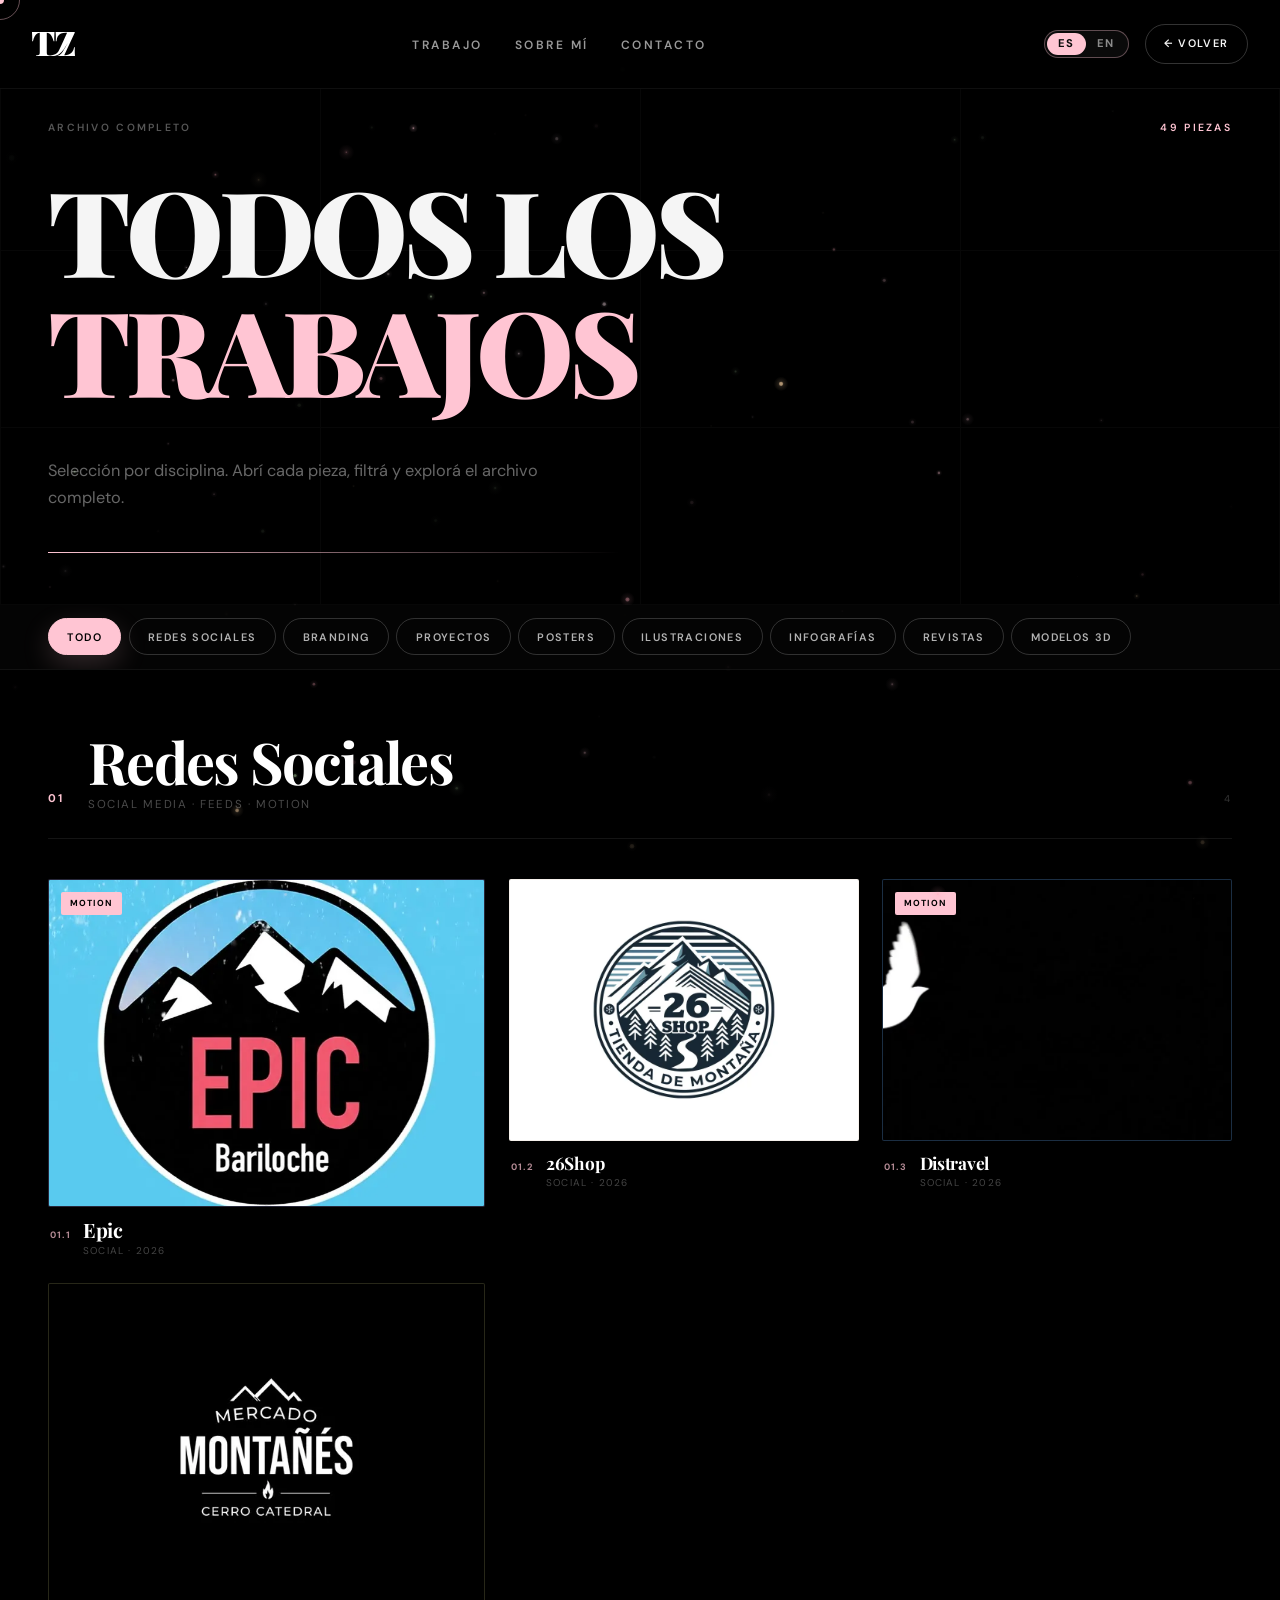
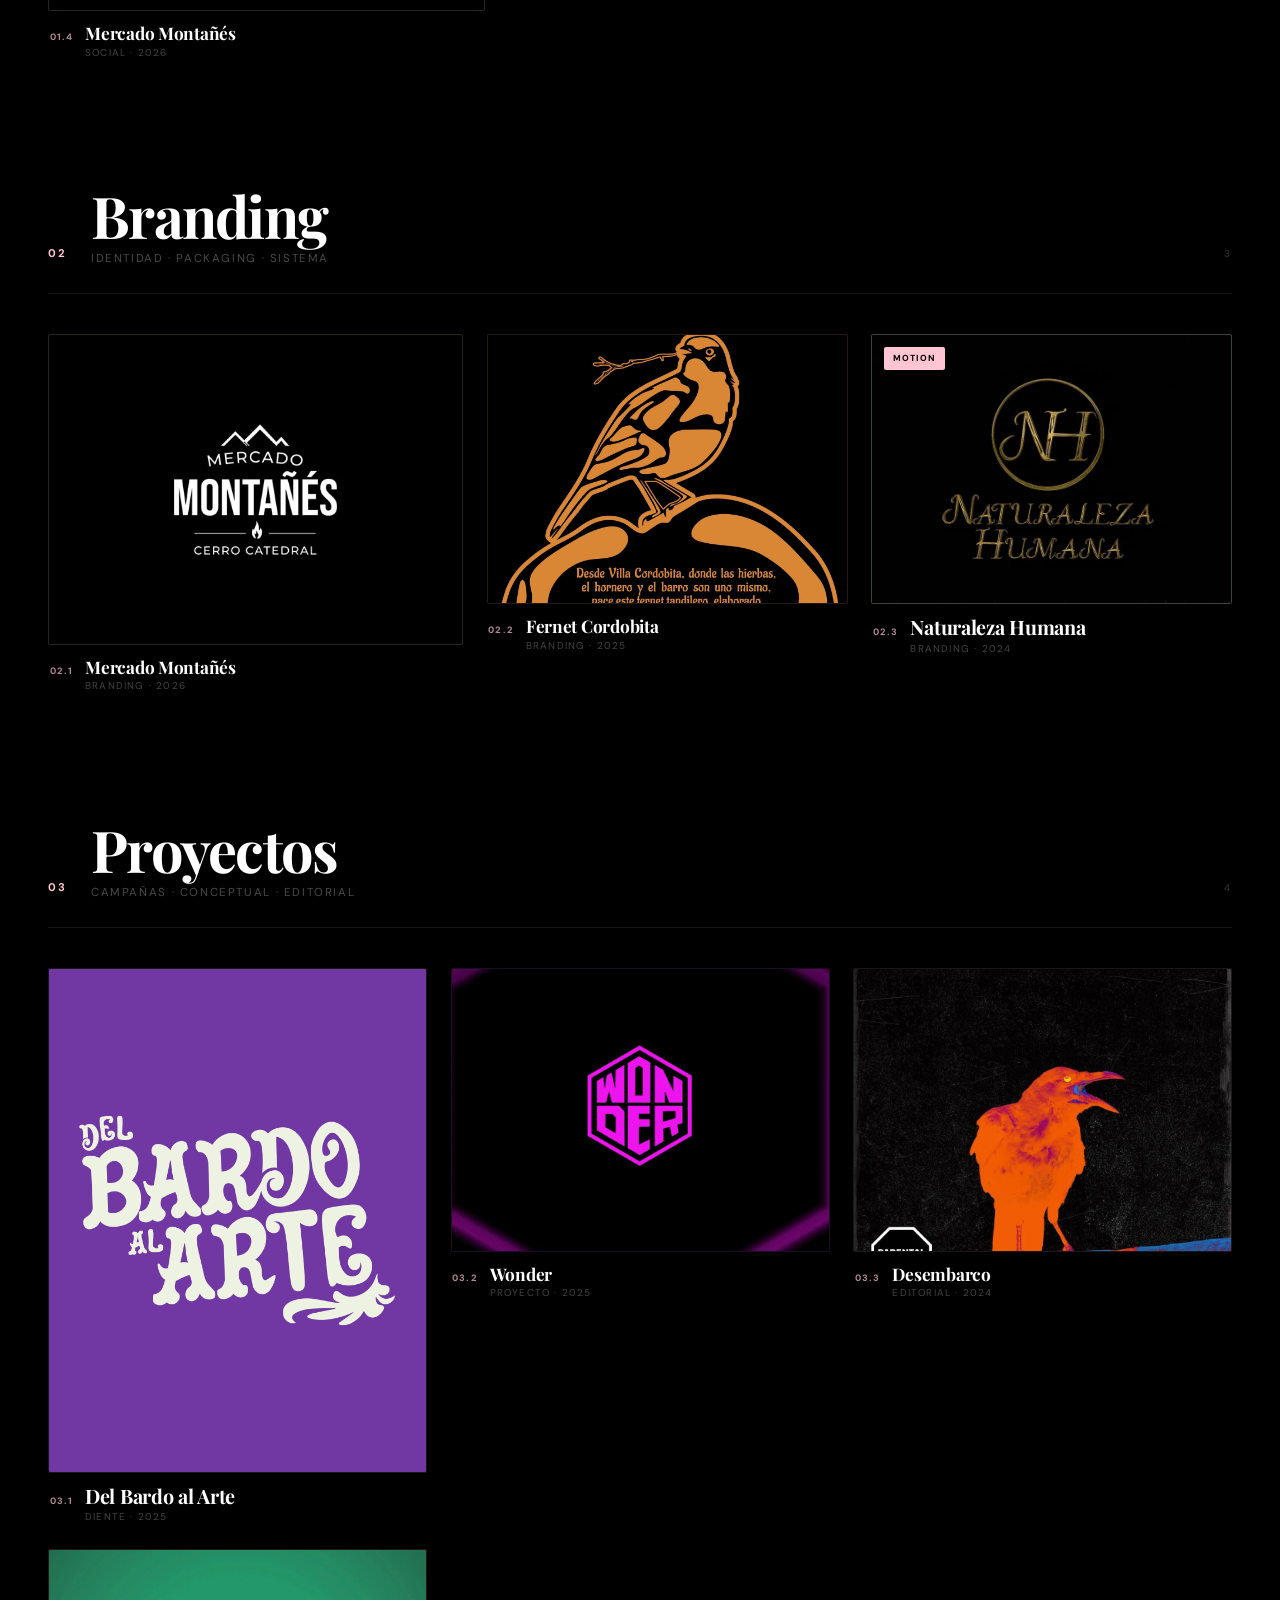
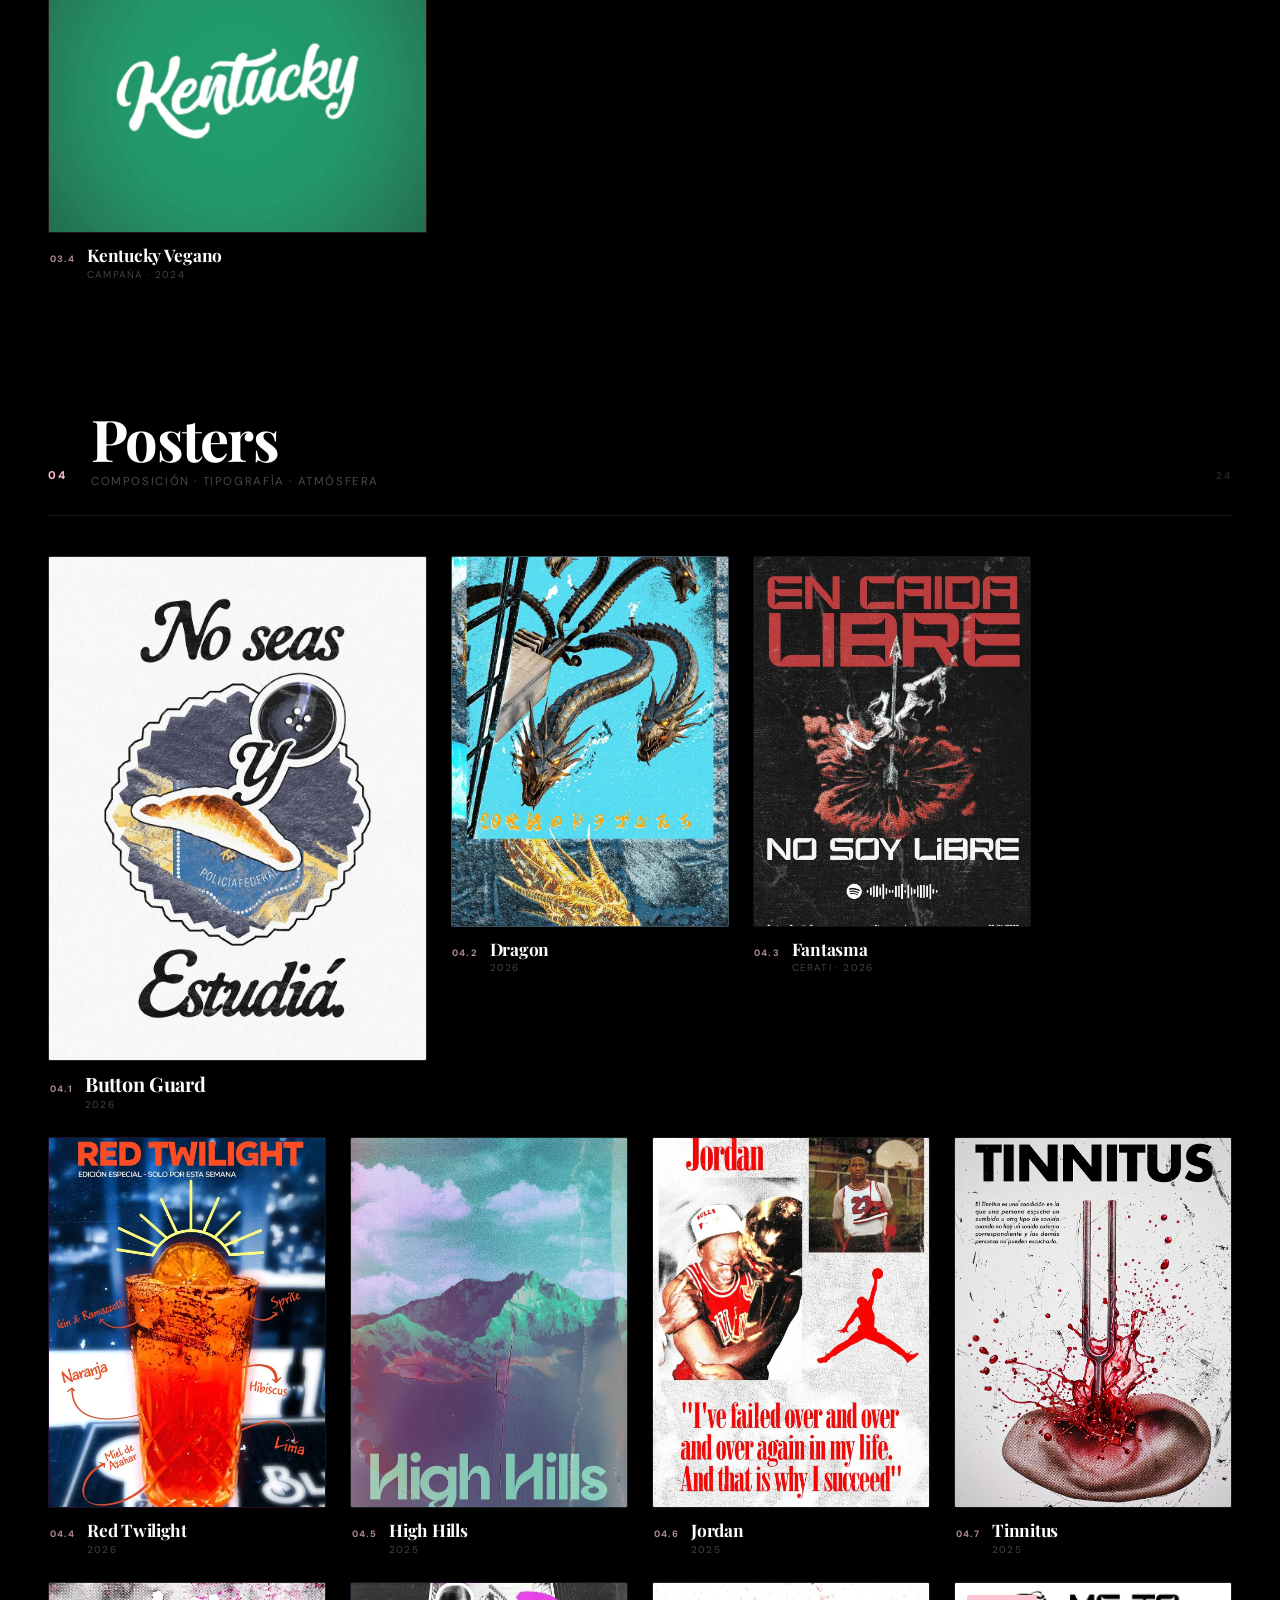
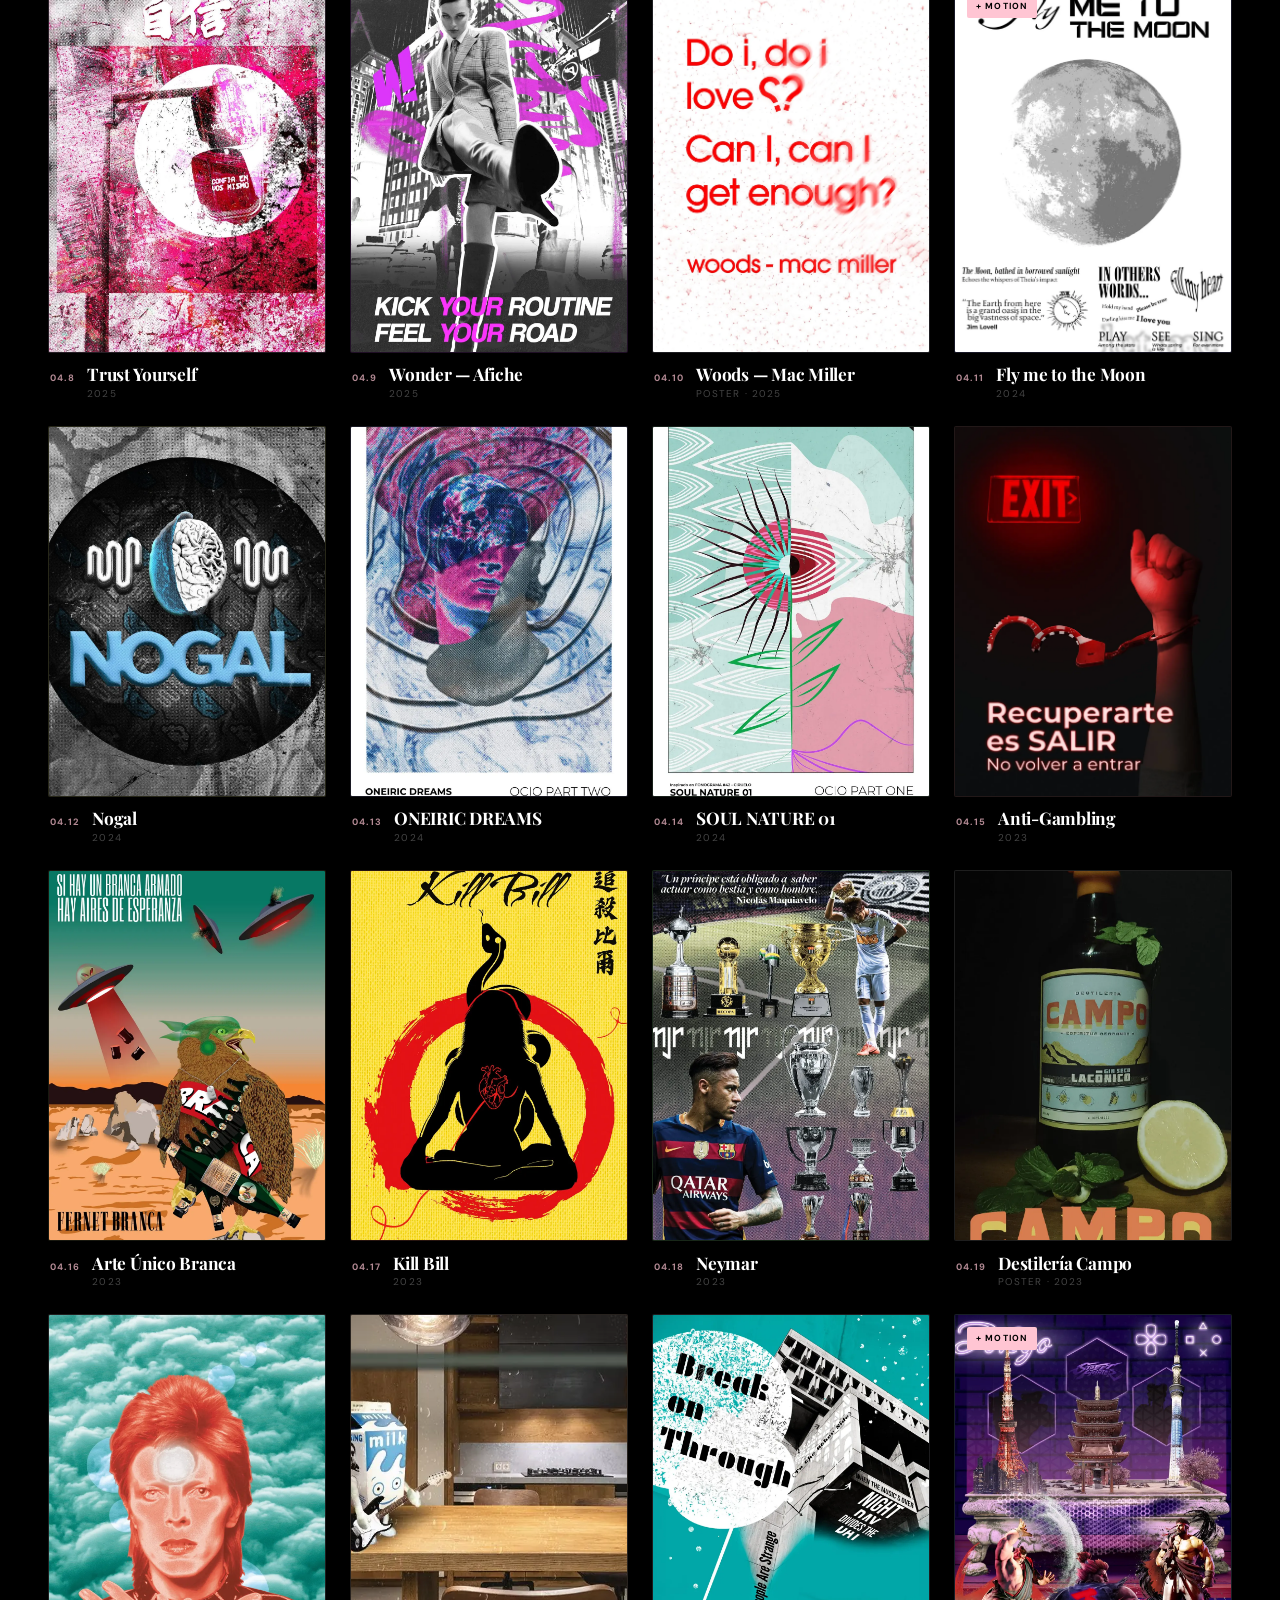
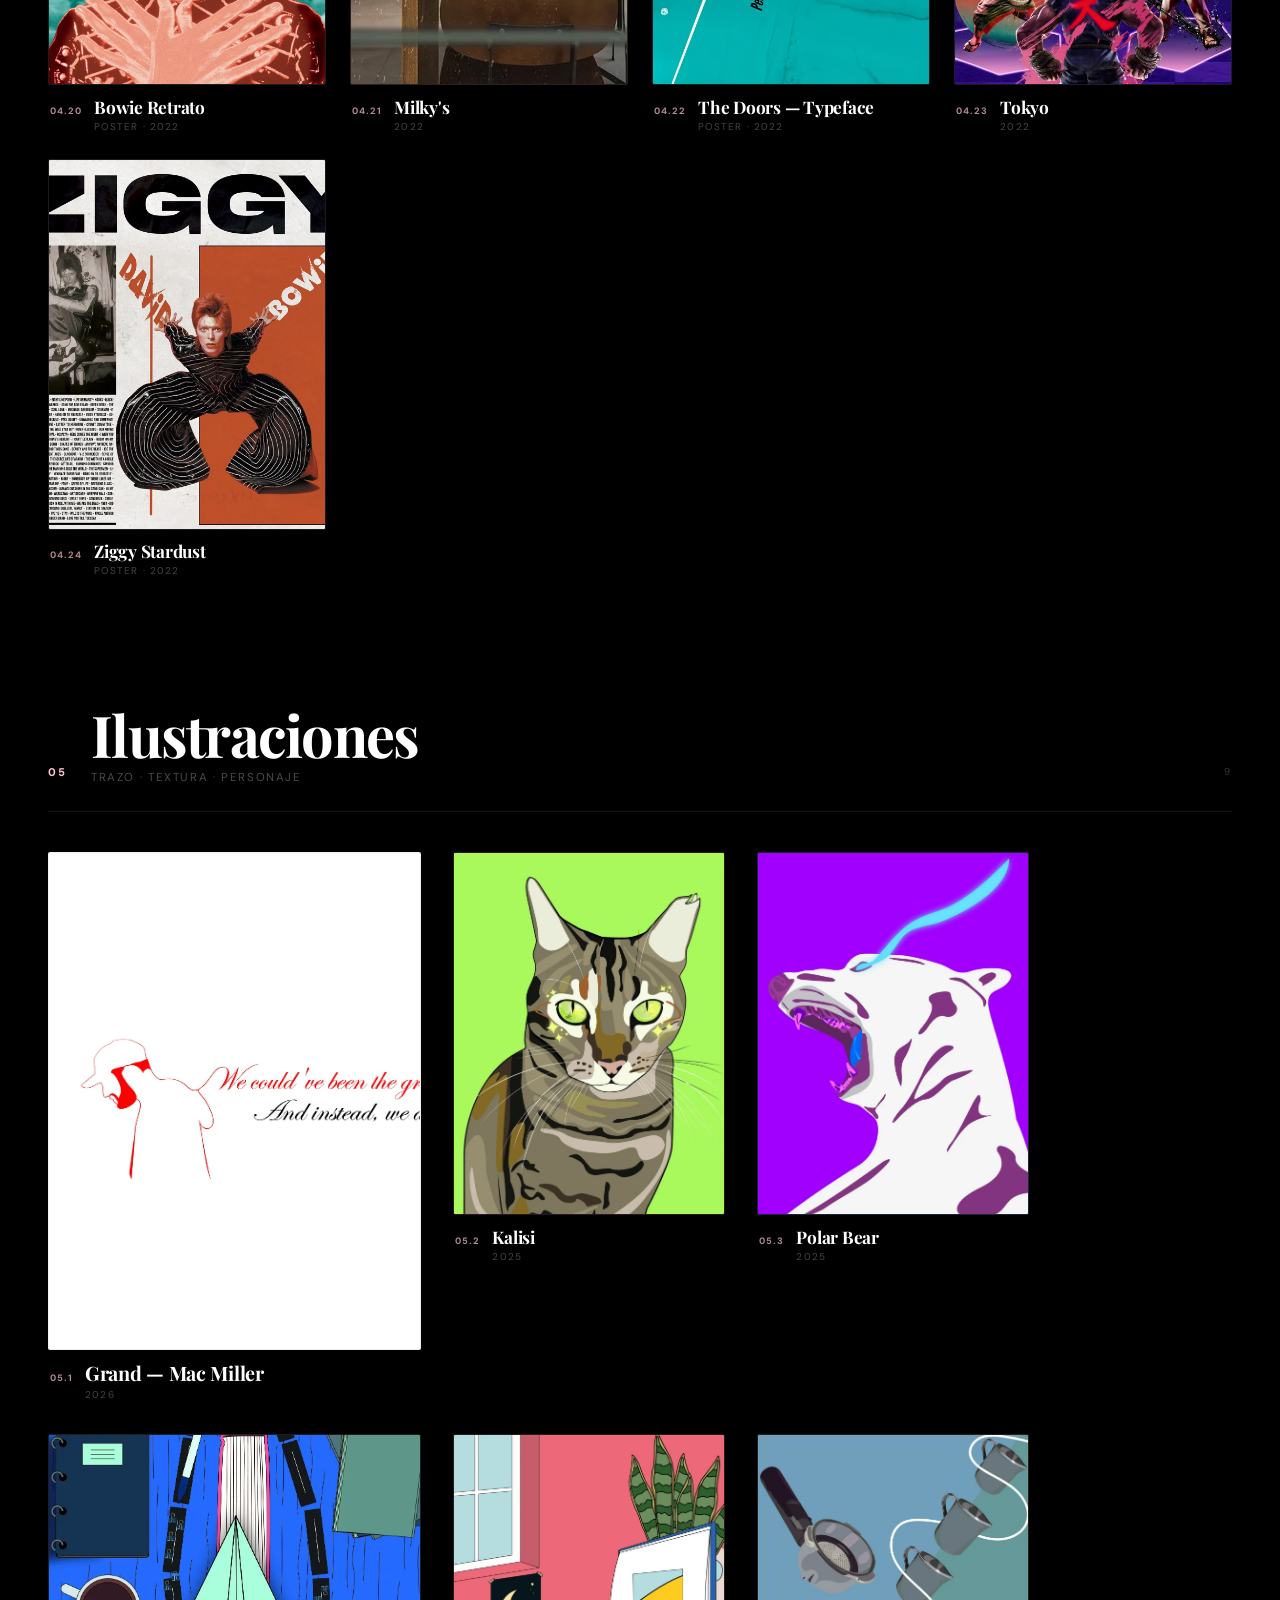
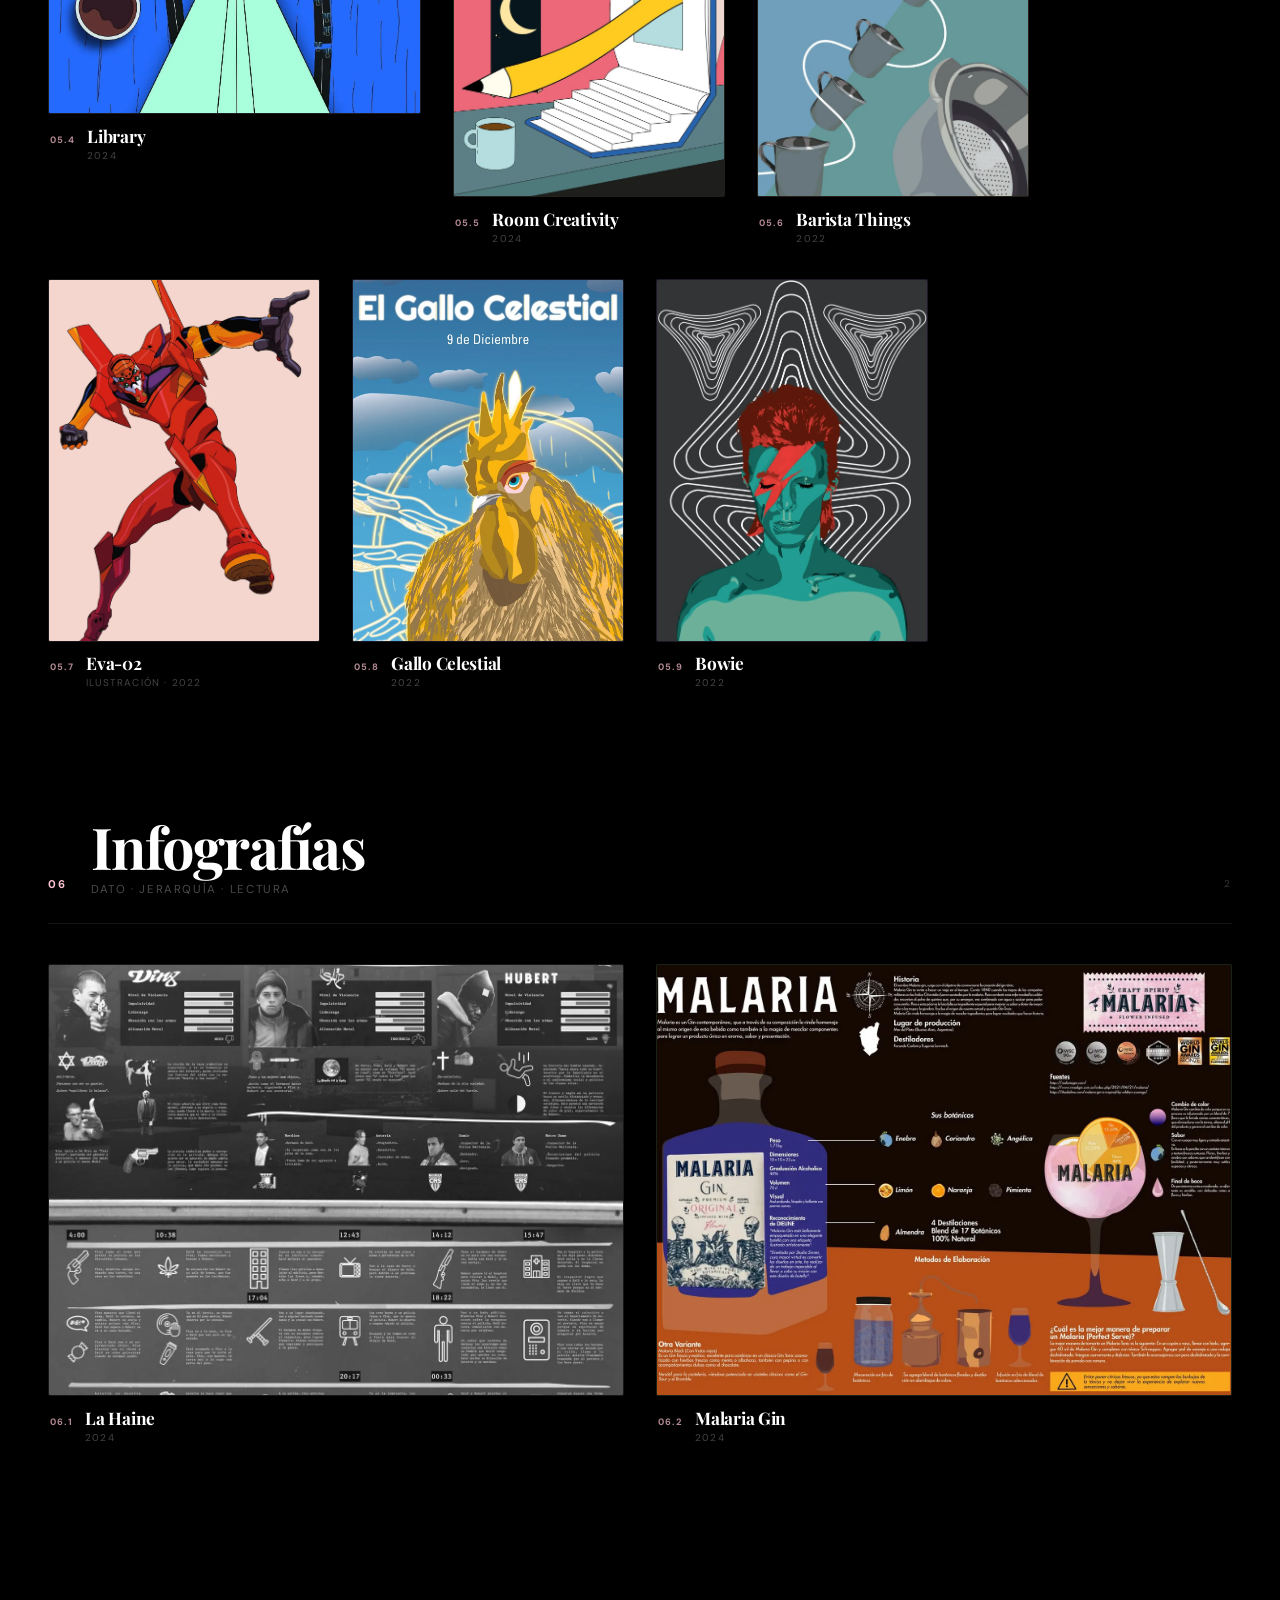
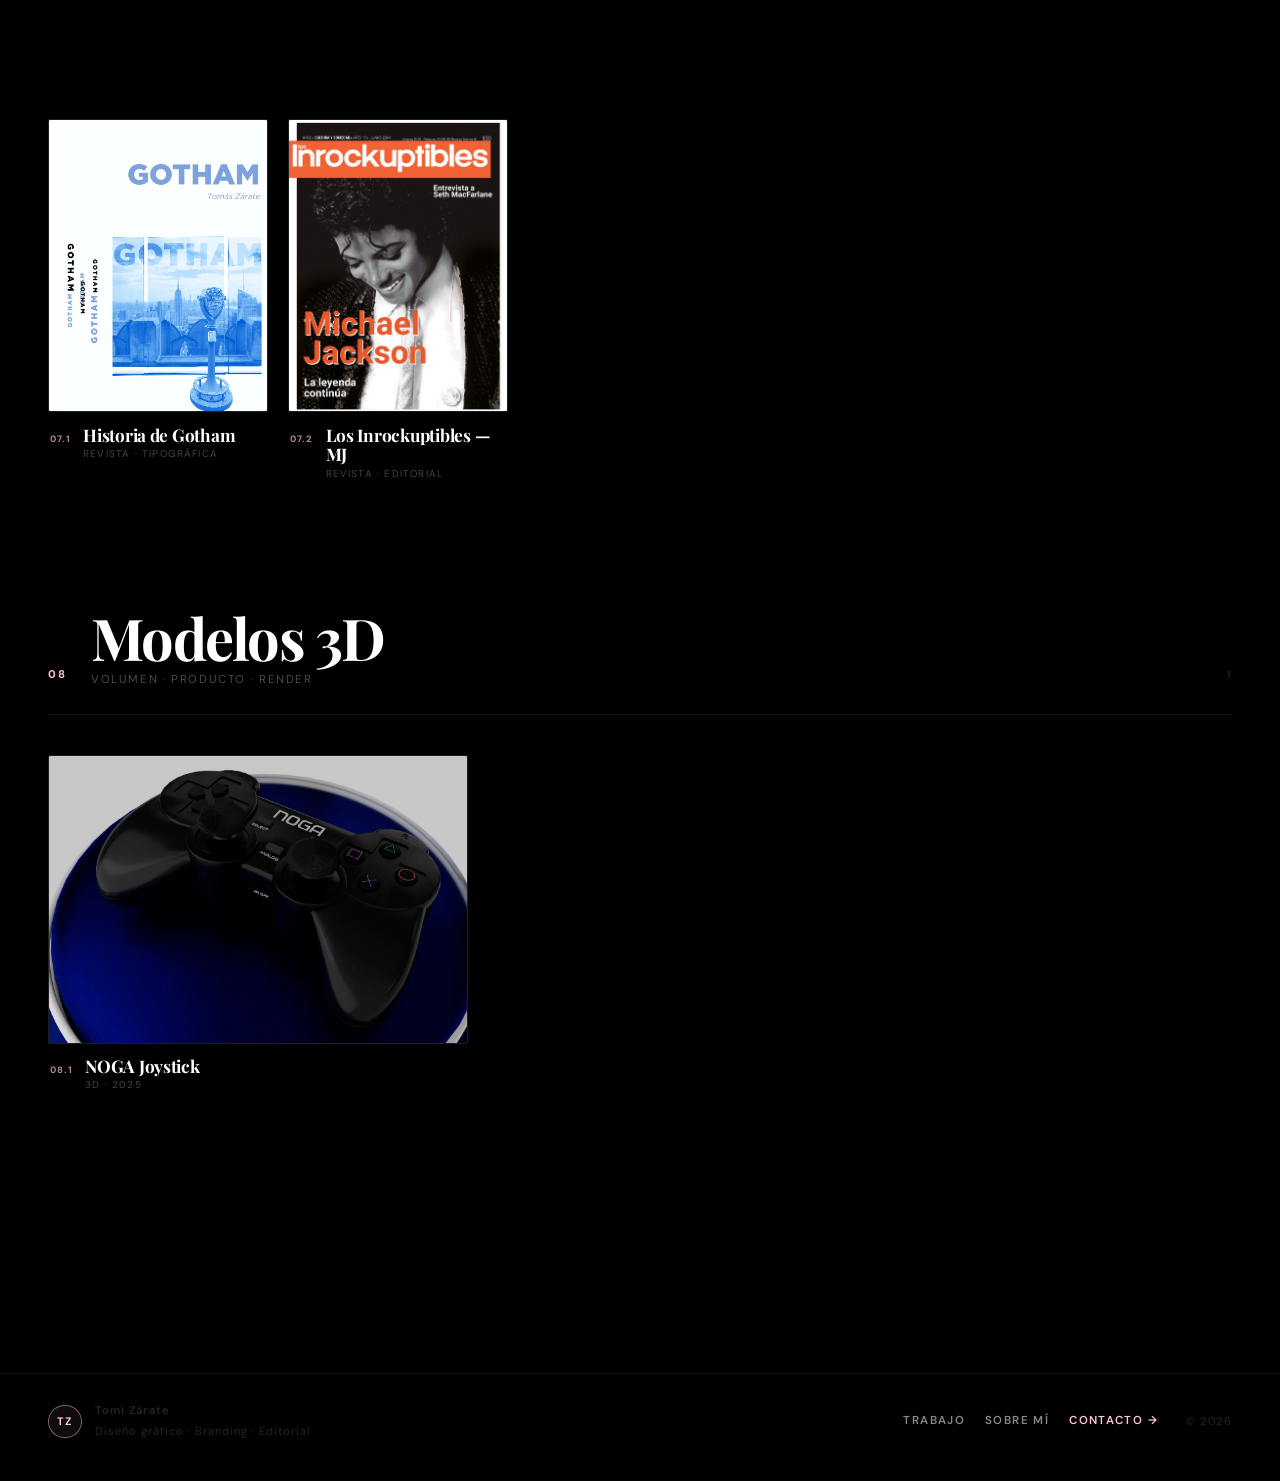
<file: proyectos.html>
<!DOCTYPE html>
<html lang="es">
<head>
  <meta charset="UTF-8">
  <meta name="viewport" content="width=device-width, initial-scale=1.0">
  <title data-i18n-meta="meta.galleryTitle">Todos los trabajos — Tomás Zárate</title>
  <meta name="description" content="Todos los trabajos de Tomás Zárate — branding, editorial, packaging y más.">
  <link rel="canonical" href="https://rhodeslover.github.io/portfolio/proyectos.html">
  <link rel="icon" type="image/svg+xml" href="assets/icons/favicon.svg">

  <!-- Open Graph (WhatsApp, Telegram, Discord, LinkedIn, Facebook…) -->
  <meta property="og:type" content="website">
  <meta property="og:site_name" content="Tomás Zárate">
  <meta property="og:locale" content="es_AR">
  <meta property="og:url" content="https://rhodeslover.github.io/portfolio/proyectos.html">
  <meta property="og:title" content="Todos los trabajos — Tomás Zárate">
  <meta property="og:description" content="Todos los trabajos de Tomás Zárate — branding, editorial, packaging y más.">
  <meta property="og:image" content="https://rhodeslover.github.io/portfolio/assets/images/og/og-principal.jpg">
  <meta property="og:image:secure_url" content="https://rhodeslover.github.io/portfolio/assets/images/og/og-principal.jpg">
  <meta property="og:image:type" content="image/jpeg">
  <meta property="og:image:width" content="1200">
  <meta property="og:image:height" content="630">
  <meta property="og:image:alt" content="TZ — Portfolio · Tomás Zárate">

  <!-- Twitter / X -->
  <meta name="twitter:card" content="summary_large_image">
  <meta name="twitter:title" content="Todos los trabajos — Tomás Zárate">
  <meta name="twitter:description" content="Todos los trabajos de Tomás Zárate — branding, editorial, packaging y más.">
  <meta name="twitter:image" content="https://rhodeslover.github.io/portfolio/assets/images/og/og-principal.jpg">
  <meta name="twitter:image:alt" content="TZ — Portfolio · Tomás Zárate">

  <link rel="preconnect" href="https://fonts.googleapis.com">
  <link rel="preconnect" href="https://fonts.gstatic.com" crossorigin>
  <link href="https://fonts.googleapis.com/css2?family=DM+Sans:opsz,wght@9..40,400;9..40,500;9..40,600;9..40,700&family=Playfair+Display:ital,wght@0,400;0,700;0,900;1,400&display=swap" rel="stylesheet">
  <link rel="stylesheet" href="css/style.css?v=88">
  <script type="application/ld+json">
  {
    "@context": "https://schema.org",
    "@type": "CollectionPage",
    "name": "Trabajos — Tomás Zárate",
    "url": "https://rhodeslover.github.io/portfolio/proyectos.html",
    "isPartOf": {
      "@type": "WebSite",
      "name": "Tomás Zárate — Portfolio",
      "url": "https://rhodeslover.github.io/portfolio/"
    }
  }
  </script>
</head>
<body class="page-projects">
    <canvas id="particlesCanvas" aria-hidden="true"></canvas>
    <div class="cursor-dot" id="cursorDot"></div>
    <div class="cursor-ring" id="cursorRing"></div>
    <canvas id="trailCanvas"></canvas>

    <nav class="nav nav--projects" id="nav">
      <div class="nav__inner nav__inner--projects">
        <a href="index.html" class="nav__logo" aria-label="TZ — inicio">
          <img class="nav__logo-img" src="assets/icons/icono.svg" alt="TZ" width="43" height="24" decoding="async">
        </a>
                <div class="lang-switch" role="group" aria-label="Language">
        <button type="button" class="lang-switch__btn" data-lang-switch="es" aria-pressed="true">ES</button>
        <span class="lang-switch__sep" aria-hidden="true">/</span>
        <button type="button" class="lang-switch__btn" data-lang-switch="en" aria-pressed="false">EN</button>
      </div>
<ul class="nav__links">
            <li><a href="proyectos.html" class="nav__link" data-i18n="nav.work">Trabajo</a></li>
            <li><a href="index.html#about" class="nav__link" data-i18n="nav.about">Sobre mí</a></li>
            <li><a href="index.html#contact" class="nav__link" data-i18n="nav.contact">Contacto</a></li>
          </ul>
          <a href="index.html" class="btn btn--outline btn--sm nav__back" data-i18n="gallery.back">← Volver</a>
        </div>
      </nav>

      <!-- HERO editorial -->
      <header class="pg-hero">
        <div class="pg-hero__grid" aria-hidden="true">
          <span></span><span></span><span></span><span></span>
          <span></span><span></span><span></span><span></span>
          <span></span><span></span><span></span><span></span>
        </div>
        <div class="pg-hero__meta">
          <span class="pg-hero__index" data-i18n="gallery.archive">Archivo completo</span>
          <span class="pg-hero__count" id="pgTotalCount" data-count="39">39 piezas</span>
        </div>
        <h1 class="pg-hero__title">
          <span class="pg-hero__line" data-i18n="gallery.heroLine1">Todos los</span>
          <span class="pg-hero__line pg-hero__line--accent" data-i18n="gallery.heroLine2">trabajos</span>
        </h1>
        <p class="pg-hero__sub" data-i18n="gallery.heroSub">Selección por disciplina. Abrí cada pieza, filtrá y explorá el archivo completo.</p>
        <div class="pg-hero__rule" aria-hidden="true"></div>
      </header>

    <!-- FILTROS sticky (secciones Drive) -->
    <div class="pg-filter" id="pgFilter" role="navigation" aria-label="Filtrar por disciplina" data-i18n-aria="gallery.filterAria">
      <div class="pg-filter__inner">
        <button class="btn btn--outline btn--sm pg-filter__btn is-active" data-filter="all" type="button" data-i18n="gallery.filterAll">Todo</button>
        <button class="btn btn--outline btn--sm pg-filter__btn" data-filter="redes" type="button" data-i18n="cat.redes">Redes Sociales</button>
        <button class="btn btn--outline btn--sm pg-filter__btn" data-filter="branding" type="button" data-i18n="cat.branding">Branding</button>
        <button class="btn btn--outline btn--sm pg-filter__btn" data-filter="proyectos" type="button" data-i18n="cat.proyectos">Proyectos</button>
        <button class="btn btn--outline btn--sm pg-filter__btn" data-filter="posters" type="button" data-i18n="cat.posters">Posters</button>
        <button class="btn btn--outline btn--sm pg-filter__btn" data-filter="ilustraciones" type="button" data-i18n="cat.ilustraciones">Ilustraciones</button>
        <button class="btn btn--outline btn--sm pg-filter__btn" data-filter="infografias" type="button" data-i18n="cat.infografias">Infografías</button>
                <button class="btn btn--outline btn--sm pg-filter__btn" data-filter="revistas" type="button" data-i18n="cat.revistas">Revistas</button>
                <button class="btn btn--outline btn--sm pg-filter__btn" data-filter="modelos" type="button" data-i18n="cat.modelos3d">Modelos 3D</button>
              </div>
            </div>

  <main class="pg-main" id="pgMain">

    <!-- 01 REDES — hero asimétrico φ -->
    <section class="pg-section" id="sec-redes" data-section="redes">
      <header class="pg-section__head">
        <span class="pg-section__num">01</span>
        <div class="pg-section__titles">
          <h2 class="pg-section__title" data-i18n="cat.redes">Redes Sociales</h2>
          <p class="pg-section__desc" data-i18n="sec.redes">Social media · feeds · motion</p>
        </div>
        <span class="pg-section__qty" data-qty-for="redes">4</span>
      </header>
      <div class="pg-grid pg-grid--redes">
        <article class="pg-cell pg-cell--hero" tabindex="0" role="button"
          data-title="Epic" data-cat="Social Media · 2026" data-section="redes"
          data-desc="Posteos para feed de Instagram de Parador/Rental de Esquí &amp; Snowboard en Cerro Catedral, Bariloche. Posteos Individuales &amp; Carruseles."
          data-media="assets/videos/redes/epic.mp4" data-type="video"
          data-poster="assets/images/redes/epic-poster.webp"
          data-figma-proto="https://embed.figma.com/proto/t065n5qoQDDhk447L4Hnz0/Untitled?node-id=6-2&scaling=scale-down&content-scaling=fixed&page-id=0%3A1&embed-host=share">
          <div class="pg-cell__frame" style="--bg:#1a1a2e">
            <video class="pg-cell__media" data-src="assets/videos/redes/epic.mp4" poster="assets/images/redes/epic-poster.webp" muted loop playsinline preload="none"></video>
            <span class="pg-cell__badge">Motion</span>
          </div>
          <div class="pg-cell__meta">
            <span class="pg-cell__idx">01.1</span>
            <h3 class="pg-cell__name">Epic</h3>
            <span class="pg-cell__tag">Social · 2026</span>
          </div>
        </article>
        <article class="pg-cell" tabindex="0" role="button"
          data-title="26Shop" data-cat="Social Media · 2026" data-section="redes"
          data-desc="Posteos para feed de Instagram de Shop &amp; Rental de Esquí &amp; Snowboard en Cerro Catedral, Bariloche y Las Leñas / Malargüe, Mendoza. Posteos individuales, Carruseles, Stories &amp; Anuncios."
          data-media="assets/images/redes/26shop.webp" data-type="image"
          data-figma-proto="https://embed.figma.com/proto/mheoY7exMuCvbWhKIAfhPA/26Shop?node-id=1-2&scaling=scale-down&content-scaling=fixed&page-id=0%3A1&embed-host=share">
          <div class="pg-cell__frame" style="--bg:#f5f0eb">
            <picture data-opt-pic="1"><source type="image/webp" srcset="assets/images/redes/26shop.webp"><img class="pg-cell__media" src="assets/images/redes/26shop.jpg" alt="26Shop" loading="lazy"></picture>
          </div>
          <div class="pg-cell__meta">
            <span class="pg-cell__idx">01.2</span>
            <h3 class="pg-cell__name">26Shop</h3>
            <span class="pg-cell__tag">Social · 2026</span>
          </div>
        </article>
        <article class="pg-cell" tabindex="0" role="button"
                  data-title="Distravel" data-cat="Social Media · 2026" data-section="redes"
                  data-desc="Posteos para feed de Instagram de Agencia de viajes en Hernandarias, Paraguay. Posteos individuales, Carruseles, Stories &amp; Portadas de Reels."
                  data-media="assets/videos/redes/distravel.mp4" data-type="video"
                  data-poster="assets/images/redes/distravel-poster.webp"
                  data-figma-proto="https://embed.figma.com/proto/fiswLxAOLnvK95zKYp9mWU/Distravel?node-id=1-1907&scaling=scale-down&content-scaling=fixed&page-id=0%3A1&embed-host=share">
          <div class="pg-cell__frame" style="--bg:#0d2137">
            <video class="pg-cell__media" data-src="assets/videos/redes/distravel.mp4" poster="assets/images/redes/distravel-poster.webp" muted loop playsinline preload="none"></video>
            <span class="pg-cell__badge">Motion</span>
          </div>
          <div class="pg-cell__meta">
            <span class="pg-cell__idx">01.3</span>
            <h3 class="pg-cell__name">Distravel</h3>
            <span class="pg-cell__tag">Social · 2026</span>
          </div>
        </article>
        <article class="pg-cell" tabindex="0" role="button"
                  data-title="Mercado Montañés" data-cat="Social Media · 2026" data-section="redes"
                  data-desc="Posteos para feed de Instagram de Restaurante-Café/Shop &amp; Rental de Esquí &amp; Snowboard en Cerro Catedral, Bariloche. Posteos individuales, Carruseles, Stories &amp; Íconos para Stories Destacadas."
                  data-figma-proto="https://embed.figma.com/proto/Z9YXd0PzQFpEinJBUGzePg/Mercado-Monta%C3%B1%C3%A9s?node-id=81-2836&scaling=scale-down&content-scaling=fixed&page-id=0%3A1&embed-host=share"
                  data-media="assets/images/branding/mercado-montanes.gif?v=2" data-type="image">
                  <div class="pg-cell__frame" style="--bg:#1a1a0a">
                    <picture data-opt-pic="1"><source type="image/webp" srcset="assets/images/branding/mercado-montanes-still.webp?v=1"><img class="pg-cell__media pg-cell__media--gif-hover" src="assets/images/branding/mercado-montanes-still.jpg?v=1" data-still="assets/images/branding/mercado-montanes-still.jpg?v=1" data-gif="assets/images/branding/mercado-montanes.gif?v=2" alt="Mercado Montañés" loading="lazy"></picture>
                  </div>
                  <div class="pg-cell__meta">
                    <span class="pg-cell__idx">01.4</span>
                    <h3 class="pg-cell__name">Mercado Montañés</h3>
                    <span class="pg-cell__tag">Social · 2026</span>
                  </div>
                </article>
      </div>
    </section>

    <!-- 02 BRANDING — 2 columnas simétricas + mancha -->
    <section class="pg-section" id="sec-branding" data-section="branding">
      <header class="pg-section__head">
        <span class="pg-section__num">02</span>
        <div class="pg-section__titles">
          <h2 class="pg-section__title" data-i18n="cat.branding">Branding</h2>
          <p class="pg-section__desc" data-i18n="sec.branding">Identidad · packaging · sistema</p>
        </div>
        <span class="pg-section__qty" data-qty-for="branding">3</span>
      </header>
      <div class="pg-grid pg-grid--branding">
        <article class="pg-cell" tabindex="0" role="button"
          data-title="Mercado Montañés" data-cat="Branding · 2026" data-section="branding"
          data-desc="Logotipo vectorizado y carta/menú de Restaurante-Café/Shop &amp; Rental de Esquí &amp; Snowboard en Cerro Catedral, Bariloche."
          data-carta="assets/carta-mm"
          data-carta-pages="5"
          data-media="assets/images/branding/mercado-montanes.gif?v=2" data-type="image">
          <div class="pg-cell__frame" style="--bg:#1a1a0a">
            <picture data-opt-pic="1"><source type="image/webp" srcset="assets/images/branding/mercado-montanes-still.webp?v=1"><img class="pg-cell__media pg-cell__media--gif-hover" src="assets/images/branding/mercado-montanes-still.jpg?v=1" data-still="assets/images/branding/mercado-montanes-still.jpg?v=1" data-gif="assets/images/branding/mercado-montanes.gif?v=2" alt="Mercado Montañés" loading="lazy"></picture>
          </div>
          <div class="pg-cell__meta">
            <span class="pg-cell__idx">02.1</span>
            <h3 class="pg-cell__name">Mercado Montañés</h3>
            <span class="pg-cell__tag">Branding · 2026</span>
          </div>
        </article>
        <article class="pg-cell" tabindex="0" role="button"
          data-title="Fernet Cordobita" data-cat="Branding · 2025" data-section="branding"
          data-desc="Diseño de marca &amp; etiquetas para marca de Fernet artesanal hecho en Tandil."
          data-media="assets/fernet-bottle/label-front.webp" data-type="image"
          data-gallery="assets/fernet-bottle/label-front.webp,assets/fernet-bottle/label-back.webp"
          data-bottle="assets/fernet-bottle"
          data-manual="assets/manual-cordobita"
          data-manual-pages="34">
          <div class="pg-cell__frame" style="--bg:#1a0a0a">
            <picture data-opt-pic="1"><source type="image/webp" srcset="assets/images/branding/fernet-cordobita.webp"><img class="pg-cell__media" src="assets/images/branding/fernet-cordobita.jpg" alt="Fernet Cordobita" loading="lazy"></picture>
          </div>
          <div class="pg-cell__meta">
            <span class="pg-cell__idx">02.2</span>
            <h3 class="pg-cell__name">Fernet Cordobita</h3>
            <span class="pg-cell__tag">Branding · 2025</span>
          </div>
        </article>
        <article class="pg-cell pg-cell--wide" tabindex="0" role="button"
          data-title="Naturaleza Humana" data-cat="Branding · 2024" data-section="branding"
          data-desc="Logotipo completo con todas sus versiones y remera con minimanual de marca incluido para banda de metal progresivo argentina."
          data-manual="assets/manual-nh"
          data-manual-pages="18"
          data-media="assets/videos/branding/naturaleza-humana.mp4" data-type="video"
          data-poster="assets/images/branding/naturaleza-humana-poster.webp">
          <div class="pg-cell__frame" style="--bg:#2a3a2a">
            <video class="pg-cell__media" data-src="assets/videos/branding/naturaleza-humana.mp4" poster="assets/images/branding/naturaleza-humana-poster.webp" muted loop playsinline preload="none"></video>
            <span class="pg-cell__badge">Motion</span>
          </div>
          <div class="pg-cell__meta">
            <span class="pg-cell__idx">02.3</span>
            <h3 class="pg-cell__name">Naturaleza Humana</h3>
            <span class="pg-cell__tag">Branding · 2024</span>
          </div>
        </article>
      </div>
    </section>

    <!-- 03 PROYECTOS — retícula compuesta -->
    <section class="pg-section" id="sec-proyectos" data-section="proyectos">
      <header class="pg-section__head">
        <span class="pg-section__num">03</span>
        <div class="pg-section__titles">
          <h2 class="pg-section__title" data-i18n="cat.proyectos">Proyectos</h2>
          <p class="pg-section__desc" data-i18n="sec.proyectos">Campañas · conceptual · editorial</p>
        </div>
        <span class="pg-section__qty" data-qty-for="proyectos">4</span>
      </header>
      <div class="pg-grid pg-grid--proyectos">
        <article class="pg-cell pg-cell--tall" tabindex="0" role="button"
          data-title="Del Bardo al Arte" data-cat="Premios Diente · 2025" data-section="proyectos"
          data-desc="Proyecto final &amp; Tesis, Branding, identidad visual y proyecto de diseño completo hecho en conjunto pensado para los Premios DIENTE 2025."
          data-behance="https://www.behance.net/gallery/232628389/Del-Bardo-al-Arte-Premios-Diente-2025"
          data-media="assets/images/proyectos/bardo-arte.gif" data-type="image">
          <div class="pg-cell__frame" style="--bg:#0a0a0a">
            <img class="pg-cell__media" src="assets/images/proyectos/bardo-arte.gif" alt="Del Bardo al Arte" loading="lazy">
          </div>
          <div class="pg-cell__meta">
            <span class="pg-cell__idx">03.1</span>
            <h3 class="pg-cell__name">Del Bardo al Arte</h3>
            <span class="pg-cell__tag">Diente · 2025</span>
          </div>
        </article>
        <article class="pg-cell" tabindex="0" role="button"
          data-title="Wonder" data-cat="Proyecto · 2025" data-section="proyectos"
          data-desc="Proyecto final &amp; Tesis, Branding e identidad visual completa hecho en conjunto pensado para una agencia de diseño gráfico."
          data-behance="https://www.behance.net/gallery/233220773/WONDER"
          data-media="assets/images/proyectos/wonder.gif" data-type="image">
          <div class="pg-cell__frame" style="--bg:#0a0015">
            <img class="pg-cell__media" src="assets/images/proyectos/wonder.gif" alt="Wonder" loading="lazy">
          </div>
          <div class="pg-cell__meta">
            <span class="pg-cell__idx">03.2</span>
            <h3 class="pg-cell__name">Wonder</h3>
            <span class="pg-cell__tag">Proyecto · 2025</span>
          </div>
        </article>
        <article class="pg-cell pg-cell--span2" tabindex="0" role="button"
          data-title="Desembarco" data-cat="Proyecto · 2024" data-section="proyectos"
          data-desc="Arte de Tapa completo para LP de Rap."
          data-media="assets/images/proyectos/desembarco-tapa.webp" data-type="image"
          data-cd="assets/desembarco-cd">
          <div class="pg-cell__frame" style="--bg:#0a0a0a">
            <picture data-opt-pic="1"><source type="image/webp" srcset="assets/images/proyectos/desembarco-tapa.webp"><img class="pg-cell__media" src="assets/images/proyectos/desembarco-tapa.jpg" alt="Desembarco" loading="lazy"></picture>
          </div>
          <div class="pg-cell__meta">
            <span class="pg-cell__idx">03.3</span>
            <h3 class="pg-cell__name">Desembarco</h3>
            <span class="pg-cell__tag">Editorial · 2024</span>
          </div>
        </article>
        <article class="pg-cell" tabindex="0" role="button"
          data-title="Kentucky Vegano" data-cat="Campaña · 2024" data-section="proyectos"
          data-desc="Campaña publicitaria integral 360 ficticia pensada para Kentucky."
          data-behance="https://www.behance.net/gallery/205030765/Kentucky-Vegano-Campana-Publicitaria-Integral"
          data-media="assets/images/proyectos/kentucky.webp" data-type="image">
          <div class="pg-cell__frame" style="--bg:#1a0a00">
            <picture data-opt-pic="1"><source type="image/webp" srcset="assets/images/proyectos/kentucky.webp"><img class="pg-cell__media" src="assets/images/proyectos/kentucky.jpg" alt="Kentucky Vegano" loading="lazy"></picture>
          </div>
          <div class="pg-cell__meta">
            <span class="pg-cell__idx">03.4</span>
            <h3 class="pg-cell__name">Kentucky Vegano</h3>
            <span class="pg-cell__tag">Campaña · 2024</span>
          </div>
        </article>
      </div>
    </section>

    <!-- 04 POSTERS — retícula editorial estricta 12 campos -->
    <section class="pg-section" id="sec-posters" data-section="posters">
      <header class="pg-section__head">
        <span class="pg-section__num">04</span>
        <div class="pg-section__titles">
          <h2 class="pg-section__title" data-i18n="cat.posters">Posters</h2>
          <p class="pg-section__desc" data-i18n="sec.posters">Composición · tipografía · atmósfera</p>
        </div>
        <span class="pg-section__qty" data-qty-for="posters">24</span>
              </header>
              <div class="pg-grid pg-grid--posters">
<article class="pg-cell pg-cell--poster pg-cell--feature" tabindex="0" role="button"
                  data-title="Button Guard" data-cat="Poster · 2026" data-section="posters"
                  data-media="assets/images/proyectos/button-guard.webp" data-type="image"
                  data-behance="https://www.behance.net/gallery/255446713/Button-Guard">
                  <div class="pg-cell__frame" style="--bg:#1a1a1a">
                    <picture data-opt-pic="1"><source type="image/webp" srcset="assets/images/proyectos/button-guard.webp"><img class="pg-cell__media" src="assets/images/proyectos/button-guard.jpg" alt="Button Guard" loading="lazy"></picture>
                  </div>
                  <div class="pg-cell__meta">
                    <span class="pg-cell__idx">04.1</span>
                    <h3 class="pg-cell__name">Button Guard</h3>
                    <span class="pg-cell__tag">2026</span>
                  </div>
                </article>
<article class="pg-cell pg-cell--poster" tabindex="0" role="button"
                  data-title="Dragons of the 20th Century" data-cat="Poster · 2026" data-section="posters"
                  data-media="assets/images/proyectos/dragon.webp" data-type="image">
                  <div class="pg-cell__frame" style="--bg:#2d4551">
                    <picture data-opt-pic="1"><source type="image/webp" srcset="assets/images/proyectos/dragon.webp"><img class="pg-cell__media" src="assets/images/proyectos/dragon.jpg" alt="Dragons of the 20th Century" loading="lazy"></picture>
                  </div>
                  <div class="pg-cell__meta">
                    <span class="pg-cell__idx">04.2</span>
                    <h3 class="pg-cell__name">Dragon</h3>
                    <span class="pg-cell__tag">2026</span>
                  </div>
                </article>
<article class="pg-cell pg-cell--poster" tabindex="0" role="button"
                  data-title="Fantasma — Gustavo Cerati" data-cat="Poster · 2026" data-section="posters"
                  data-media="assets/images/proyectos/fantasma-cerati.webp" data-type="image" data-desc="Póster inspirado en la canción Fantasma de Gustavo Cerati" data-behance="https://www.behance.net/gallery/252249231/Fantasma-Cerati">
                  <div class="pg-cell__frame" style="--bg:#0a0015">
                    <picture data-opt-pic="1"><source type="image/webp" srcset="assets/images/proyectos/fantasma-cerati.webp"><img class="pg-cell__media" src="assets/images/proyectos/fantasma-cerati.jpg" alt="Fantasma Cerati" loading="lazy"></picture>
                  </div>
                  <div class="pg-cell__meta">
                    <span class="pg-cell__idx">04.3</span>
                    <h3 class="pg-cell__name">Fantasma</h3>
                    <span class="pg-cell__tag">Cerati · 2026</span>
                  </div>
                </article>
<article class="pg-cell pg-cell--poster" tabindex="0" role="button"
                          data-title="Red Twilight" data-cat="Poster · 2026" data-section="posters"
                          data-desc="Flyer Publicitario del Cóctel &quot;Red Twilight&quot; de mi autoría, para bar de Puerto Madero, Buenos Aires."
                          data-media="assets/images/proyectos/red-twilight.webp" data-type="image">
                          <div class="pg-cell__frame" style="--bg:#120018">
                            <picture data-opt-pic="1"><source type="image/webp" srcset="assets/images/proyectos/red-twilight.webp"><img class="pg-cell__media" src="assets/images/proyectos/red-twilight.jpg" alt="Red Twilight" loading="lazy"></picture>
                          </div>
                          <div class="pg-cell__meta">
                            <span class="pg-cell__idx">04.4</span>
                            <h3 class="pg-cell__name">Red Twilight</h3>
                            <span class="pg-cell__tag">2026</span>
                          </div>
                        </article>
<article class="pg-cell pg-cell--poster" tabindex="0" role="button"
                  data-title="High Hills" data-cat="Poster · 2025" data-section="posters"
                  data-media="assets/images/proyectos/high-hills.webp" data-type="image">
                  <div class="pg-cell__frame" style="--bg:#0a1410">
                    <picture data-opt-pic="1"><source type="image/webp" srcset="assets/images/proyectos/high-hills.webp"><img class="pg-cell__media" src="assets/images/proyectos/high-hills.jpg" alt="High Hills" loading="lazy"></picture>
                  </div>
                  <div class="pg-cell__meta">
                    <span class="pg-cell__idx">04.5</span>
                    <h3 class="pg-cell__name">High Hills</h3>
                    <span class="pg-cell__tag">2025</span>
                  </div>
                </article>
<article class="pg-cell pg-cell--poster" tabindex="0" role="button"
                  data-title="Jordan Poster" data-cat="Poster · 2025" data-section="posters"
                  data-desc="Póster del G.O.A.T. del Basketball."
                  data-media="assets/images/proyectos/jordan-poster.webp" data-type="image">
                  <div class="pg-cell__frame" style="--bg:#0a0a0a">
                    <picture data-opt-pic="1"><source type="image/webp" srcset="assets/images/proyectos/jordan-poster.webp"><img class="pg-cell__media" src="assets/images/proyectos/jordan-poster.jpg" alt="Jordan Poster" loading="lazy"></picture>
                  </div>
                  <div class="pg-cell__meta">
                    <span class="pg-cell__idx">04.6</span>
                    <h3 class="pg-cell__name">Jordan</h3>
                    <span class="pg-cell__tag">2025</span>
                  </div>
                </article>
<article class="pg-cell pg-cell--poster" tabindex="0" role="button"
                  data-title="Tinnitus" data-cat="Poster · 2025" data-section="posters"
                  data-desc="Póster conceptual de la condición de tinnitus."
                  data-media="assets/images/proyectos/tinnitus.webp?v=2" data-type="image" data-behance="https://www.behance.net/gallery/226873721/Tinnitus-Poster">
                  <div class="pg-cell__frame" style="--bg:#0a0a12">
                    <picture data-opt-pic="1"><source type="image/webp" srcset="assets/images/proyectos/tinnitus.webp?v=2"><img class="pg-cell__media" src="assets/images/proyectos/tinnitus.jpg?v=2" alt="Tinnitus" loading="lazy"></picture>
                  </div>
                  <div class="pg-cell__meta">
                    <span class="pg-cell__idx">04.7</span>
                    <h3 class="pg-cell__name">Tinnitus</h3>
                    <span class="pg-cell__tag">2025</span>
                  </div>
                </article>
<article class="pg-cell pg-cell--poster" tabindex="0" role="button"
                  data-title="Trust Yourself" data-cat="Poster · 2025" data-section="posters"
                  data-media="assets/images/proyectos/trust-yourself.webp" data-type="image" data-behance="https://www.behance.net/gallery/218198821/Trust-Yourself">
                  <div class="pg-cell__frame" style="--bg:#1a1018">
                    <picture data-opt-pic="1"><source type="image/webp" srcset="assets/images/proyectos/trust-yourself.webp"><img class="pg-cell__media" src="assets/images/proyectos/trust-yourself.jpg" alt="Trust Yourself" loading="lazy"></picture>
                  </div>
                  <div class="pg-cell__meta">
                    <span class="pg-cell__idx">04.8</span>
                    <h3 class="pg-cell__name">Trust Yourself</h3>
                    <span class="pg-cell__tag">2025</span>
                  </div>
                </article>
<article class="pg-cell pg-cell--poster" tabindex="0" role="button"
          data-title="Wonder — Afiche" data-cat="Poster · 2025" data-section="posters"
          data-desc="Póster Conceptual para Wonder."
          data-media="assets/images/proyectos/wonder-afiche.webp" data-type="image">
          <div class="pg-cell__frame" style="--bg:#120018">
            <picture data-opt-pic="1"><source type="image/webp" srcset="assets/images/proyectos/wonder-afiche.webp"><img class="pg-cell__media" src="assets/images/proyectos/wonder-afiche.jpg" alt="Wonder Afiche" loading="lazy"></picture>
          </div>
          <div class="pg-cell__meta">
            <span class="pg-cell__idx">04.9</span>
            <h3 class="pg-cell__name">Wonder — Afiche</h3>
            <span class="pg-cell__tag">2025</span>
          </div>
        </article>
<article class="pg-cell pg-cell--poster" tabindex="0" role="button"
                  data-title="Woods — Mac Miller" data-cat="Poster · 2025" data-section="posters"
                  data-media="assets/images/proyectos/woods-mac-miller.webp" data-type="image">
          <div class="pg-cell__frame" style="--bg:#101014">
            <picture data-opt-pic="1"><source type="image/webp" srcset="assets/images/proyectos/woods-mac-miller.webp"><img class="pg-cell__media" src="assets/images/proyectos/woods-mac-miller.jpg" alt="Woods — Mac Miller" loading="lazy"></picture>
          </div>
          <div class="pg-cell__meta">
            <span class="pg-cell__idx">04.10</span>
            <h3 class="pg-cell__name">Woods — Mac Miller</h3>
            <span class="pg-cell__tag">Poster · 2025</span>
          </div>
        </article>
<article class="pg-cell pg-cell--poster" tabindex="0" role="button"
          data-title="Fly me to the Moon" data-cat="Poster · 2024" data-section="posters"
          data-desc="Póster del clásico tema popularizado por Frank Sinatra &amp; Count Basie."
          data-media="assets/images/proyectos/fly-moon.webp" data-type="image"
          data-video="assets/videos/proyectos/fly-moon.mp4"
          data-behance="https://www.behance.net/gallery/189589979/Fly-Me-to-the-Moon-Poster">
          <div class="pg-cell__frame" style="--bg:#0a0a1a">
            <picture data-opt-pic="1"><source type="image/webp" srcset="assets/images/proyectos/fly-moon.webp"><img class="pg-cell__media" src="assets/images/proyectos/fly-moon.jpg" alt="Fly me to the Moon" loading="lazy"></picture>
            <span class="pg-cell__badge">+ motion</span>
          </div>
          <div class="pg-cell__meta">
            <span class="pg-cell__idx">04.11</span>
            <h3 class="pg-cell__name">Fly me to the Moon</h3>
            <span class="pg-cell__tag">2024</span>
          </div>
        </article>
<article class="pg-cell pg-cell--poster" tabindex="0" role="button"
          data-title="Nogal" data-cat="Poster · 2024" data-section="posters"
          data-desc="Póster conceptual para Nogal Producciones."
          data-media="assets/images/proyectos/nogal-poster.webp" data-type="image" data-behance="https://www.behance.net/gallery/232334639/Nogal-Poster">
          <div class="pg-cell__frame" style="--bg:#1a1a0a">
            <picture data-opt-pic="1"><source type="image/webp" srcset="assets/images/proyectos/nogal-poster.webp"><img class="pg-cell__media" src="assets/images/proyectos/nogal-poster.jpg" alt="Nogal" loading="lazy"></picture>
          </div>
          <div class="pg-cell__meta">
            <span class="pg-cell__idx">04.12</span>
            <h3 class="pg-cell__name">Nogal</h3>
            <span class="pg-cell__tag">2024</span>
          </div>
        </article>
<article class="pg-cell pg-cell--poster" tabindex="0" role="button"
          data-title="ONEIRIC DREAMS" data-cat="Poster · 2024" data-section="posters"
          data-media="assets/images/proyectos/oneiric.webp" data-type="image">
          <div class="pg-cell__frame" style="--bg:#0a0a14">
            <picture data-opt-pic="1"><source type="image/webp" srcset="assets/images/proyectos/oneiric.webp"><img class="pg-cell__media" src="assets/images/proyectos/oneiric.jpg" alt="ONEIRIC DREAMS" loading="lazy"></picture>
          </div>
          <div class="pg-cell__meta">
            <span class="pg-cell__idx">04.13</span>
            <h3 class="pg-cell__name">ONEIRIC DREAMS</h3>
            <span class="pg-cell__tag">2024</span>
          </div>
        </article>
<article class="pg-cell pg-cell--poster" tabindex="0" role="button"
                  data-title="SOUL NATURE 01" data-cat="Poster · 2024" data-section="posters"
                  data-desc="Póster Artístico que parte inspirado por la charla Ciruelo con Goura's Music en el Fonograma #42."
                  data-media="assets/images/proyectos/soul-nature.webp" data-type="image" data-behance="https://www.behance.net/gallery/202045895/Soul-Nature-01">
                  <div class="pg-cell__frame" style="--bg:#0a120c">
                    <picture data-opt-pic="1"><source type="image/webp" srcset="assets/images/proyectos/soul-nature.webp"><img class="pg-cell__media" src="assets/images/proyectos/soul-nature.jpg" alt="SOUL NATURE 01" loading="lazy"></picture>
                  </div>
                  <div class="pg-cell__meta">
                    <span class="pg-cell__idx">04.14</span>
                    <h3 class="pg-cell__name">SOUL NATURE 01</h3>
                    <span class="pg-cell__tag">2024</span>
                  </div>
                </article>
<article class="pg-cell pg-cell--poster" tabindex="0" role="button"
                  data-title="Anti-Gambling" data-cat="Poster · 2023" data-section="posters"
                  data-desc="Afiche anti-gambling (en contra de la ludopatía) pensado para campaña de bien público."
                  data-media="assets/images/proyectos/anti-gambling.webp" data-type="image">
                  <div class="pg-cell__frame" style="--bg:#140a0a">
                    <picture data-opt-pic="1"><source type="image/webp" srcset="assets/images/proyectos/anti-gambling.webp"><img class="pg-cell__media" src="assets/images/proyectos/anti-gambling.jpg" alt="Anti-Gambling" loading="lazy"></picture>
                  </div>
                  <div class="pg-cell__meta">
                    <span class="pg-cell__idx">04.15</span>
                    <h3 class="pg-cell__name">Anti-Gambling</h3>
                    <span class="pg-cell__tag">2023</span>
                  </div>
                </article>
<article class="pg-cell pg-cell--poster" tabindex="0" role="button"
          data-title="Arte Único Branca" data-cat="Poster · 2023" data-section="posters"
          data-desc="Afiche presentado en la categoría &quot;LEGADO BRANCA&quot; para el concurso Arte Único 2023 de Fernet Branca."
          data-media="assets/images/proyectos/arte-unico-branca.webp" data-type="image" data-behance="https://www.behance.net/gallery/200727261/Mi-Participacion-en-Arte-Unico-2023">
          <div class="pg-cell__frame" style="--bg:#0a0a00">
            <picture data-opt-pic="1"><source type="image/webp" srcset="assets/images/proyectos/arte-unico-branca.webp"><img class="pg-cell__media" src="assets/images/proyectos/arte-unico-branca.jpg" alt="Arte Único Branca" loading="lazy"></picture>
          </div>
          <div class="pg-cell__meta">
            <span class="pg-cell__idx">04.16</span>
            <h3 class="pg-cell__name">Arte Único Branca</h3>
            <span class="pg-cell__tag">2023</span>
          </div>
        </article>
<article class="pg-cell pg-cell--poster" tabindex="0" role="button"
          data-title="Kill Bill" data-cat="Poster · 2023" data-section="posters"
          data-desc="Póster ilustrado del clásico film de Quentin Tarantino."
          data-media="assets/images/proyectos/kill-bill.webp" data-type="image">
          <div class="pg-cell__frame" style="--bg:#1a0500">
            <picture data-opt-pic="1"><source type="image/webp" srcset="assets/images/proyectos/kill-bill.webp"><img class="pg-cell__media" src="assets/images/proyectos/kill-bill.jpg" alt="Kill Bill" loading="lazy"></picture>
          </div>
          <div class="pg-cell__meta">
            <span class="pg-cell__idx">04.17</span>
            <h3 class="pg-cell__name">Kill Bill</h3>
            <span class="pg-cell__tag">2023</span>
          </div>
        </article>
<article class="pg-cell pg-cell--poster" tabindex="0" role="button"
          data-title="Neymar" data-cat="Poster · 2023" data-section="posters"
          data-media="assets/images/proyectos/neymar.webp" data-type="image">
          <div class="pg-cell__frame" style="--bg:#0a1a0a">
            <picture data-opt-pic="1"><source type="image/webp" srcset="assets/images/proyectos/neymar.webp"><img class="pg-cell__media" src="assets/images/proyectos/neymar.jpg" alt="Neymar" loading="lazy"></picture>
          </div>
          <div class="pg-cell__meta">
            <span class="pg-cell__idx">04.18</span>
            <h3 class="pg-cell__name">Neymar</h3>
            <span class="pg-cell__tag">2023</span>
          </div>
        </article>
<article class="pg-cell pg-cell--poster" tabindex="0" role="button"
                  data-title="Poster Destilería Campo" data-cat="Poster · 2023" data-section="posters"
                  data-desc="Afiche/Foto-producto pensado para el Gin de la Destilería Campo de Tandil."
                  data-media="assets/images/proyectos/destileria-campo.webp" data-type="image">
          <div class="pg-cell__frame" style="--bg:#101010">
            <picture data-opt-pic="1"><source type="image/webp" srcset="assets/images/proyectos/destileria-campo.webp"><img class="pg-cell__media" src="assets/images/proyectos/destileria-campo.jpg" alt="Poster Destilería Campo" loading="lazy"></picture>
          </div>
          <div class="pg-cell__meta">
            <span class="pg-cell__idx">04.19</span>
            <h3 class="pg-cell__name">Destilería Campo</h3>
            <span class="pg-cell__tag">Poster · 2023</span>
          </div>
        </article>
<article class="pg-cell pg-cell--poster" tabindex="0" role="button"
                  data-title="Bowie Retrato" data-cat="Poster · 2022" data-section="posters"
                  data-media="assets/images/proyectos/bowie-retrato.webp" data-type="image">
          <div class="pg-cell__frame" style="--bg:#101010">
            <picture data-opt-pic="1"><source type="image/webp" srcset="assets/images/proyectos/bowie-retrato.webp"><img class="pg-cell__media" src="assets/images/proyectos/bowie-retrato.jpg" alt="Bowie Retrato" loading="lazy"></picture>
          </div>
          <div class="pg-cell__meta">
            <span class="pg-cell__idx">04.20</span>
            <h3 class="pg-cell__name">Bowie Retrato</h3>
            <span class="pg-cell__tag">Poster · 2022</span>
          </div>
        </article>
<article class="pg-cell pg-cell--poster" tabindex="0" role="button"
                  data-title="Milky's" data-cat="Poster · 2022" data-section="posters"
                  data-desc="Pieza inspirada en el videoclip de Coffee and TV de Blur."
                  data-media="assets/images/proyectos/milky-s.webp" data-type="image" data-process="yt:yQFEHqilbB8" data-behance="https://www.behance.net/gallery/169543925/Milkys-(Blur-Coffee-and-TV)">
                  <div class="pg-cell__frame" style="--bg:#1a1410">
                    <picture data-opt-pic="1"><source type="image/webp" srcset="assets/images/proyectos/milky-s.webp"><img class="pg-cell__media" src="assets/images/proyectos/milky-s.jpg" alt="Milky's" loading="lazy"></picture>
                  </div>
                  <div class="pg-cell__meta">
                    <span class="pg-cell__idx">04.21</span>
                    <h3 class="pg-cell__name">Milky's</h3>
                    <span class="pg-cell__tag">2022</span>
                  </div>
                </article>
<article class="pg-cell pg-cell--poster" tabindex="0" role="button"
                  data-title="The Doors — Typeface Posters" data-cat="Poster · 2022" data-section="posters"
                  data-media="assets/images/proyectos/doors-typeface-1.webp" data-type="image"
                  data-gallery="assets/images/proyectos/doors-typeface-1.jpg,assets/images/proyectos/doors-typeface-2.jpg,assets/images/proyectos/doors-typeface-3.jpg">
          <div class="pg-cell__frame" style="--bg:#0e0e10">
            <picture data-opt-pic="1"><source type="image/webp" srcset="assets/images/proyectos/doors-typeface-1.webp"><img class="pg-cell__media" src="assets/images/proyectos/doors-typeface-1.jpg" alt="The Doors Typeface Posters" loading="lazy"></picture>
          </div>
          <div class="pg-cell__meta">
            <span class="pg-cell__idx">04.22</span>
            <h3 class="pg-cell__name">The Doors — Typeface</h3>
            <span class="pg-cell__tag">Poster · 2022</span>
          </div>
        </article>
<article class="pg-cell pg-cell--poster" tabindex="0" role="button"
                          data-title="Tokyo Poster" data-cat="Poster · 2022" data-section="posters"
                          data-desc="Afiche pensado para el Intel World Open donde se desarrolló el torneo internacional de Esports de Street Fighter V."
                          data-media="assets/images/proyectos/tokyo-poster.webp" data-type="image"
                          data-video="assets/videos/proyectos/tokyo.mp4"
                          data-process="assets/videos/proyectos/tokyo-proceso.mp4" data-behance="https://www.behance.net/gallery/160761135/Tokyo-Tourist-Poster-of-Street-Fighter">
                          <div class="pg-cell__frame" style="--bg:#0a1018">
                            <picture data-opt-pic="1"><source type="image/webp" srcset="assets/images/proyectos/tokyo-poster.webp"><img class="pg-cell__media" src="assets/images/proyectos/tokyo-poster.jpg" alt="Tokyo Poster" loading="lazy"></picture>
                            <span class="pg-cell__badge">+ motion</span>
                          </div>
                  <div class="pg-cell__meta">
                    <span class="pg-cell__idx">04.23</span>
                    <h3 class="pg-cell__name">Tokyo</h3>
                    <span class="pg-cell__tag">2022</span>
                  </div>
                </article>
<article class="pg-cell pg-cell--poster" tabindex="0" role="button"
                  data-title="Ziggy Stardust" data-cat="Poster · 2022" data-section="posters"
                  data-media="assets/images/proyectos/ziggy-stardust.webp" data-type="image">
          <div class="pg-cell__frame" style="--bg:#0e0e12">
            <picture data-opt-pic="1"><source type="image/webp" srcset="assets/images/proyectos/ziggy-stardust.webp"><img class="pg-cell__media" src="assets/images/proyectos/ziggy-stardust.jpg" alt="Ziggy Stardust" loading="lazy"></picture>
          </div>
          <div class="pg-cell__meta">
            <span class="pg-cell__idx">04.24</span>
            <h3 class="pg-cell__name">Ziggy Stardust</h3>
            <span class="pg-cell__tag">Poster · 2022</span>
          </div>
        </article>


      </div>
            </section>

    <!-- 05 ILUSTRACIONES — aire + campos irregulares -->
    <section class="pg-section" id="sec-ilustraciones" data-section="ilustraciones">
      <header class="pg-section__head">
        <span class="pg-section__num">05</span>
        <div class="pg-section__titles">
          <h2 class="pg-section__title" data-i18n="cat.ilustraciones">Ilustraciones</h2>
          <p class="pg-section__desc" data-i18n="sec.ilustraciones">Trazo · textura · personaje</p>
        </div>
        <span class="pg-section__qty" data-qty-for="ilustraciones">9</span>
              </header>
              <div class="pg-grid pg-grid--ilustraciones">
        <article class="pg-cell pg-cell--illu pg-cell--feature" tabindex="0" role="button"
                  data-title="Grand — Mac Miller" data-cat="Ilustración · 2026" data-section="ilustraciones"
                  data-desc="&quot;We could've been the greatest story ever told and instead, we are so far away&quot; - Mac Miller"
                  data-media="assets/images/proyectos/grand-mac-miller.webp" data-type="image"
                  data-behance="https://www.behance.net/gallery/257255431/Grand-Mac-Miller">
                  <div class="pg-cell__frame" style="--bg:#f2ecec">
                    <picture data-opt-pic="1"><source type="image/webp" srcset="assets/images/proyectos/grand-mac-miller.webp"><img class="pg-cell__media pg-cell__media--pos-left" src="assets/images/proyectos/grand-mac-miller.jpg" alt="Grand — Mac Miller" loading="lazy"></picture>
                  </div>
                  <div class="pg-cell__meta">
                    <span class="pg-cell__idx">05.1</span>
                    <h3 class="pg-cell__name">Grand — Mac Miller</h3>
                    <span class="pg-cell__tag">2026</span>
                  </div>
                </article>
        <article class="pg-cell pg-cell--illu" tabindex="0" role="button"
                  data-title="Kalisi" data-cat="Ilustración · 2025" data-section="ilustraciones"
                  data-desc="Kali ❤️."
                  data-media="assets/images/proyectos/kalisi.webp" data-type="image">
                  <div class="pg-cell__frame" style="--bg:#1a0a14">
                    <picture data-opt-pic="1"><source type="image/webp" srcset="assets/images/proyectos/kalisi.webp"><img class="pg-cell__media" src="assets/images/proyectos/kalisi.jpg" alt="Kalisi" loading="lazy"></picture>
                  </div>
                  <div class="pg-cell__meta">
                    <span class="pg-cell__idx">05.2</span>
                    <h3 class="pg-cell__name">Kalisi</h3>
                    <span class="pg-cell__tag">2025</span>
                  </div>
                </article>
<article class="pg-cell pg-cell--illu" tabindex="0" role="button"
          data-title="Polar Bear" data-cat="Ilustración · 2025" data-section="ilustraciones"
          data-desc="Ilustración de mi animal favorito, representando su naturaleza violenta y estética fantástica."
          data-media="assets/images/proyectos/polar-bear.webp" data-type="image">
          <div class="pg-cell__frame" style="--bg:#0a1a2a">
            <picture data-opt-pic="1"><source type="image/webp" srcset="assets/images/proyectos/polar-bear.webp"><img class="pg-cell__media" src="assets/images/proyectos/polar-bear.jpg" alt="Polar Bear" loading="lazy"></picture>
          </div>
          <div class="pg-cell__meta">
            <span class="pg-cell__idx">05.3</span>
            <h3 class="pg-cell__name">Polar Bear</h3>
            <span class="pg-cell__tag">2025</span>
          </div>
        </article>
<article class="pg-cell pg-cell--illu pg-cell--span2" tabindex="0" role="button"
                  data-title="Library" data-cat="Ilustración · 2024" data-section="ilustraciones"
                  data-desc="Ilustración cenital de avenida urbana representada en objetos de librería."
                  data-media="assets/images/proyectos/library.webp" data-type="image">
                  <div class="pg-cell__frame" style="--bg:#0e1014">
                    <picture data-opt-pic="1"><source type="image/webp" srcset="assets/images/proyectos/library.webp"><img class="pg-cell__media" src="assets/images/proyectos/library.jpg" alt="Library" loading="lazy"></picture>
                  </div>
                  <div class="pg-cell__meta">
                    <span class="pg-cell__idx">05.4</span>
                    <h3 class="pg-cell__name">Library</h3>
                    <span class="pg-cell__tag">2024</span>
                  </div>
                </article>
<article class="pg-cell pg-cell--illu" tabindex="0" role="button"
                  data-title="Room Creativity" data-cat="Ilustración · 2024" data-section="ilustraciones"
                  data-media="assets/images/proyectos/room-creativity.webp" data-type="image">
                  <div class="pg-cell__frame" style="--bg:#14100a">
                    <picture data-opt-pic="1"><source type="image/webp" srcset="assets/images/proyectos/room-creativity.webp"><img class="pg-cell__media" src="assets/images/proyectos/room-creativity.jpg" alt="Room Creativity" loading="lazy"></picture>
                  </div>
                  <div class="pg-cell__meta">
                    <span class="pg-cell__idx">05.5</span>
                    <h3 class="pg-cell__name">Room Creativity</h3>
                    <span class="pg-cell__tag">2024</span>
                  </div>
                </article>
<article class="pg-cell pg-cell--illu" tabindex="0" role="button"
          data-title="Barista Things" data-cat="Ilustración · 2022" data-section="ilustraciones"
          data-media="assets/images/proyectos/barista-things.webp" data-type="image">
          <div class="pg-cell__frame" style="--bg:#1a120a">
            <picture data-opt-pic="1"><source type="image/webp" srcset="assets/images/proyectos/barista-things.webp"><img class="pg-cell__media" src="assets/images/proyectos/barista-things.jpg" alt="Barista Things" loading="lazy"></picture>
          </div>
          <div class="pg-cell__meta">
            <span class="pg-cell__idx">05.6</span>
            <h3 class="pg-cell__name">Barista Things</h3>
            <span class="pg-cell__tag">2022</span>
          </div>
        </article>
<article class="pg-cell pg-cell--illu" tabindex="0" role="button"
                  data-title="Eva-02" data-cat="Ilustración · 2022" data-section="ilustraciones"
                  data-desc="Ilustración vectorial del Eva-02 del anime Neon Genesis Evangelion."
                  data-media="assets/images/proyectos/eva-02.webp" data-type="image"
                  data-gallery="assets/images/proyectos/eva-02.jpg,assets/images/proyectos/eva-02-2.jpg">
          <div class="pg-cell__frame" style="--bg:#0c0c10">
            <picture data-opt-pic="1"><source type="image/webp" srcset="assets/images/proyectos/eva-02.webp"><img class="pg-cell__media" src="assets/images/proyectos/eva-02.jpg" alt="Eva-02" loading="lazy"></picture>
          </div>
          <div class="pg-cell__meta">
            <span class="pg-cell__idx">05.7</span>
            <h3 class="pg-cell__name">Eva-02</h3>
            <span class="pg-cell__tag">Ilustración · 2022</span>
          </div>
        </article>
<article class="pg-cell pg-cell--illu" tabindex="0" role="button"
                  data-title="Gallo Celestial" data-cat="Ilustración · 2022" data-section="ilustraciones"
                  data-desc="Serie de Pósteres/Ilustraciones inspirados en la obra &quot;El libro de los seres imaginarios&quot; de Jorge Luis Borges." data-type="image" data-behance="https://www.behance.net/gallery/169285051/El-Gallo-Celestial" data-gallery="assets/images/proyectos/gallo-celestial.jpg,assets/images/proyectos/gallo-celestial-2.jpg,assets/images/proyectos/gallo-celestial-3.jpg" data-media="assets/images/proyectos/gallo-celestial.webp">
                  <div class="pg-cell__frame" style="--bg:#0a0a1a">
                    <picture data-opt-pic="1"><source type="image/webp" srcset="assets/images/proyectos/gallo-celestial.webp"><img class="pg-cell__media" src="assets/images/proyectos/gallo-celestial.jpg" alt="Gallo Celestial" loading="lazy"></picture>
                  </div>
                  <div class="pg-cell__meta">
                    <span class="pg-cell__idx">05.8</span>
                    <h3 class="pg-cell__name">Gallo Celestial</h3>
                    <span class="pg-cell__tag">2022</span>
                  </div>
                </article>
<article class="pg-cell pg-cell--illu" tabindex="0" role="button"
                  data-title="Ilustración Bowie" data-cat="Ilustración · 2022" data-section="ilustraciones"
                  data-media="assets/images/proyectos/bowie.webp" data-type="image">
                  <div class="pg-cell__frame" style="--bg:#120a18">
                    <picture data-opt-pic="1"><source type="image/webp" srcset="assets/images/proyectos/bowie.webp"><img class="pg-cell__media" src="assets/images/proyectos/bowie.jpg" alt="Bowie" loading="lazy"></picture>
                  </div>
                  <div class="pg-cell__meta">
                    <span class="pg-cell__idx">05.9</span>
                    <h3 class="pg-cell__name">Bowie</h3>
                    <span class="pg-cell__tag">2022</span>
                  </div>
                </article>


      </div>
    </section>

    <!-- 06 INFOGRAFÍAS -->
    <section class="pg-section" id="sec-infografias" data-section="infografias">
      <header class="pg-section__head">
        <span class="pg-section__num">06</span>
        <div class="pg-section__titles">
          <h2 class="pg-section__title" data-i18n="cat.infografias">Infografías</h2>
          <p class="pg-section__desc" data-i18n="sec.infografias">Dato · jerarquía · lectura</p>
        </div>
        <span class="pg-section__qty" data-qty-for="infografias">2</span>
      </header>
      <div class="pg-grid pg-grid--info">
        <article class="pg-cell pg-cell--info" tabindex="0" role="button"
          data-title="La Haine" data-cat="Infografía · 2024" data-section="infografias"
          data-desc="Infografía completa con spoilers del film francés dirigido por Mathieu Kassovitz protagonizado por Vincent Cassel, Hubert Koundé y Saïd Taghmaoui."
          data-media="assets/images/proyectos/haine-infografia.webp" data-type="image" data-behance="https://www.behance.net/gallery/204889757/La-Haine-Infografia">
          <div class="pg-cell__frame" style="--bg:#0a0a0a">
            <picture data-opt-pic="1"><source type="image/webp" srcset="assets/images/proyectos/haine-infografia.webp"><img class="pg-cell__media" src="assets/images/proyectos/haine-infografia.jpg" alt="La Haine" loading="lazy"></picture>
          </div>
          <div class="pg-cell__meta">
            <span class="pg-cell__idx">06.1</span>
            <h3 class="pg-cell__name">La Haine</h3>
            <span class="pg-cell__tag">2024</span>
          </div>
        </article>
        <article class="pg-cell pg-cell--info" tabindex="0" role="button"
          data-title="Malaria Gin" data-cat="Infografía · 2024" data-section="infografias"
          data-desc="Infografía del Gin artesanal marplatense &quot;Malaria Gin&quot;."
          data-media="assets/images/proyectos/malaria-gin.webp" data-type="image" data-behance="https://www.behance.net/gallery/199695401/Malaria-Gin-Infographic">
          <div class="pg-cell__frame" style="--bg:#0a140a">
            <picture data-opt-pic="1"><source type="image/webp" srcset="assets/images/proyectos/malaria-gin.webp"><img class="pg-cell__media" src="assets/images/proyectos/malaria-gin.jpg" alt="Malaria Gin" loading="lazy"></picture>
          </div>
          <div class="pg-cell__meta">
            <span class="pg-cell__idx">06.2</span>
            <h3 class="pg-cell__name">Malaria Gin</h3>
            <span class="pg-cell__tag">2024</span>
          </div>
        </article>
      </div>
    </section>

                <!-- 07 REVISTAS -->
                                <section class="pg-section" id="sec-revistas" data-section="revistas">
                                  <header class="pg-section__head">
                                    <span class="pg-section__num">07</span>
                                    <div class="pg-section__titles">
                                      <h2 class="pg-section__title" data-i18n="cat.revistas">Revistas</h2>
                                      <p class="pg-section__desc" data-i18n="sec.revistas">Editorial · tipografía · pliegos</p>
                                    </div>
                                    <span class="pg-section__qty" data-qty-for="revistas">2</span>
                                  </header>
                                  <div class="pg-grid pg-grid--revistas">
                                    <article class="pg-cell" tabindex="0" role="button"
                                      data-title="Historia de Gotham"
                                      data-cat="Revista · Tipográfica"
                                      data-section="revistas"
                                      data-desc="Revista tipográfica sobre la historia de Gotham. Escrita y diseñada por mí."
                                      data-revista="assets/revistas/gotham"
                                      data-revista-pages="21"
                                      data-media="assets/revistas/gotham/cover-card.jpg"
                                      data-type="image">
                                      <div class="pg-cell__frame" style="--bg:#14120f">
                                        <img class="pg-cell__media" src="assets/revistas/gotham/cover-card.jpg" alt="Historia de Gotham — portada" loading="lazy">
                                      </div>
                                      <div class="pg-cell__meta">
                                        <span class="pg-cell__idx">07.1</span>
                                        <h3 class="pg-cell__name">Historia de Gotham</h3>
                                        <span class="pg-cell__tag">Revista · tipográfica</span>
                                      </div>
                                    </article>
                                    <article class="pg-cell" tabindex="0" role="button"
                                      data-title="Los Inrockuptibles — Michael Jackson"
                                      data-cat="Revista · Editorial"
                                      data-section="revistas"
                                      data-desc="Digitalización y recreación editorial de la revista Número #192 de Los Inrockuptibles (año 2014)."
                                      data-revista="assets/revistas/inrockuptibles"
                                      data-revista-pages="22"
                                      data-media="assets/revistas/inrockuptibles/cover-card.jpg"
                                      data-type="image">
                                      <div class="pg-cell__frame" style="--bg:#0e0e10">
                                        <img class="pg-cell__media" src="assets/revistas/inrockuptibles/cover-card.jpg" alt="Los Inrockuptibles — Michael Jackson, portada" loading="lazy">
                                      </div>
                                      <div class="pg-cell__meta">
                                        <span class="pg-cell__idx">07.2</span>
                                        <h3 class="pg-cell__name">Los Inrockuptibles — MJ</h3>
                                        <span class="pg-cell__tag">Revista · editorial</span>
                                      </div>
                                    </article>
                                  </div>
                                </section>

<!-- 08 MODELOS 3D -->
    <section class="pg-section" id="sec-modelos" data-section="modelos">
      <header class="pg-section__head">
        <span class="pg-section__num">08</span>
        <div class="pg-section__titles">
          <h2 class="pg-section__title" data-i18n="cat.modelos3d">Modelos 3D</h2>
          <p class="pg-section__desc" data-i18n="sec.modelos">Volumen · producto · render</p>
        </div>
        <span class="pg-section__qty" data-qty-for="modelos">1</span>
      </header>
      <div class="pg-grid pg-grid--modelos">
        <article class="pg-cell pg-cell--model" tabindex="0" role="button"
                          data-title="NOGA Joystick" data-cat="Modelo 3D · 2025" data-section="modelos"
                          data-desc="Modelo 3D realista del Joystick Noganet de PC/PS2/PS3. Modelado en Cinema 4D, texturizado con Arnold."
                          data-media="assets/images/proyectos/noga-joystick.webp" data-type="image"
                          data-gallery="assets/images/proyectos/noga-joystick.jpg,assets/images/proyectos/noga-joystick-2.jpg,assets/images/proyectos/noga-joystick-3.jpg"
                          data-gallery-overlay="1">
                  <div class="pg-cell__frame" style="--bg:#101014">
                    <picture data-opt-pic="1"><source type="image/webp" srcset="assets/images/proyectos/noga-joystick.webp"><img class="pg-cell__media" src="assets/images/proyectos/noga-joystick.jpg" alt="NOGA Joystick" loading="lazy"></picture>
                  </div>
                  <div class="pg-cell__meta">
                    <span class="pg-cell__idx">08.1</span>
                    <h3 class="pg-cell__name">NOGA Joystick</h3>
                    <span class="pg-cell__tag">3D · 2025</span>
                  </div>
                </article>
                  </div>
                </section>

              </main>

  <footer class="footer pg-footer">
    <div class="pg-footer__brand">
      <span class="pg-footer__mark">TZ</span>
      <div class="pg-footer__copy">
        <p class="pg-footer__name">Tomi Zárate</p>
        <p class="pg-footer__meta" data-i18n="footer.meta">Diseño gráfico · Branding · Editorial</p>
      </div>
    </div>
    <nav class="pg-footer__nav" aria-label="Pie de página" data-i18n-aria="footer.navLabel">
      <a href="proyectos.html" class="pg-footer__link" data-i18n="footer.work">Trabajo</a>
      <a href="index.html#about" class="pg-footer__link" data-i18n="footer.about">Sobre mí</a>
      <a href="index.html#contact" class="pg-footer__link pg-footer__link--accent" data-i18n="footer.contact">Contacto →</a>
    </nav>
    <p class="pg-footer__year">© 2026</p>
  </footer>

  <!-- VIEWER -->
  <div class="pg-viewer" id="pgViewer" aria-hidden="true">
      <div class="pg-viewer__backdrop" id="pgViewerBackdrop"></div>
      <button class="pg-viewer__close" id="pgViewerClose" type="button" aria-label="Cerrar">✕</button>
      <button class="pg-viewer__nav pg-viewer__nav--prev" id="pgViewerPrev" type="button" aria-label="Anterior">‹</button>
      <button class="pg-viewer__nav pg-viewer__nav--next" id="pgViewerNext" type="button" aria-label="Siguiente">›</button>
      <div class="pg-viewer__stage">
        <div class="pg-viewer__media-wrap" id="pgViewerMediaWrap">
        <button type="button" class="pg-viewer__fs" id="pgViewerFs" aria-label="Ver en pantalla completa" aria-pressed="false" title="Pantalla completa">
          <svg class="pg-viewer__fs-icon pg-viewer__fs-icon--enter" viewBox="0 0 24 24" aria-hidden="true" fill="none" stroke="currentColor" stroke-width="2" stroke-linecap="round" stroke-linejoin="round"><path d="M8 3H3v5M16 3h5v5M8 21H3v-5M16 21h5v-5"/></svg>
          <svg class="pg-viewer__fs-icon pg-viewer__fs-icon--exit" viewBox="0 0 24 24" aria-hidden="true" fill="none" stroke="currentColor" stroke-width="2" stroke-linecap="round" stroke-linejoin="round" hidden><path d="M9 3v5H4M15 3v5h5M9 21v-5H4M15 21v-5h5"/></svg>
        </button>

                  <div class="zoom-stage" id="pgZoomStage">
                    <img class="pg-viewer__img zoom-target" id="pgViewerImg" alt="">
                    <video class="pg-viewer__video" id="pgViewerVideo" controls playsinline loop></video>
                    <div class="viewer-gal-overlay" id="pgGalOverlay" hidden>
                      <button type="button" class="viewer-gal-overlay__btn viewer-gal-overlay__btn--prev" data-gal="-1" aria-label="Anterior">‹</button>
                      <button type="button" class="viewer-gal-overlay__btn viewer-gal-overlay__btn--next" data-gal="1" aria-label="Siguiente">›</button>
                    </div>
                  </div>
          <div class="zoom-controls" id="pgZoomControls" hidden>
                  <button type="button" class="zoom-btn" data-zoom="1" aria-label="Acercar" data-i18n-aria="js.zoomIn"><svg viewBox="0 0 24 24" aria-hidden="true" fill="none" stroke="currentColor" stroke-width="2" stroke-linecap="round"><circle cx="11" cy="11" r="7"/><path d="M11 8v6M8 11h6M21 21l-4.3-4.3"/></svg></button>
                  <span class="zoom-level" id="pgZoomLevel">100%</span>
                  <button type="button" class="zoom-btn" data-zoom="-1" aria-label="Alejar" data-i18n-aria="js.zoomOut"><svg viewBox="0 0 24 24" aria-hidden="true" fill="none" stroke="currentColor" stroke-width="2" stroke-linecap="round"><circle cx="11" cy="11" r="7"/><path d="M8 11h6M21 21l-4.3-4.3"/></svg></button>
                  <button type="button" class="zoom-btn zoom-btn--reset" data-zoom="0" aria-label="Restablecer" data-i18n-aria="js.zoomReset"><svg viewBox="0 0 24 24" aria-hidden="true" fill="none" stroke="currentColor" stroke-width="2" stroke-linecap="round" stroke-linejoin="round"><path d="M3 12a9 9 0 1 0 3-6.7"/><path d="M3 4v5h5"/></svg></button>
                </div>
        </div>
        <div class="pg-viewer__info">
                  <span class="pg-viewer__idx" id="pgViewerIdx">01</span>
                  <h3 class="pg-viewer__title" id="pgViewerTitle"></h3>
                  <span class="pg-viewer__cat" id="pgViewerCat"></span>
                  <p class="pg-viewer__desc" id="pgViewerDesc"></p>
                  <div class="pg-viewer__gallery" id="pgViewerGallery" aria-live="polite"></div>
                  <div class="pg-viewer__actions" id="pgViewerActions"></div>
                </div>
      </div>
  </div>

  <!-- FIGMA PROTO — fullscreen + blur de página -->
  <div class="figma-proto" id="figmaProto" aria-hidden="true" role="dialog" aria-modal="true" aria-label="Prototipo Instagram">
    <div class="figma-proto__backdrop" id="figmaProtoBackdrop"></div>
    <button class="figma-proto__close" id="figmaProtoClose" type="button" aria-label="Cerrar">✕</button>
    <div class="figma-proto__shell">
      <iframe class="figma-proto__frame" id="figmaProtoFrame" title="Prototipo Figma" allowfullscreen loading="lazy" referrerpolicy="strict-origin-when-cross-origin"></iframe>
    </div>
  </div>

  <!-- CARTA REVISTA — libro 3D (portada + spreads) -->
  <div class="carta-revista" id="cartaRevista" aria-hidden="true" role="dialog" aria-modal="true" aria-label="Diseño de carta">
      <div class="carta-revista__backdrop" id="cartaRevistaBackdrop"></div>
      <!-- Close top-right · Zoom top-left: corners, nunca encima de nav/dots/libro -->
      <button class="carta-revista__close" id="cartaRevistaClose" type="button" aria-label="Cerrar carta">✕</button>
      <div class="zoom-controls carta-revista__zoom-controls" id="cartaZoomControls" hidden>
                  <button type="button" class="zoom-btn" data-zoom="1" aria-label="Acercar" data-i18n-aria="js.zoomIn"><svg viewBox="0 0 24 24" aria-hidden="true" fill="none" stroke="currentColor" stroke-width="2" stroke-linecap="round"><circle cx="11" cy="11" r="7"/><path d="M11 8v6M8 11h6M21 21l-4.3-4.3"/></svg></button>
                  <span class="zoom-level" id="cartaZoomLevel">100%</span>
                  <button type="button" class="zoom-btn" data-zoom="-1" aria-label="Alejar" data-i18n-aria="js.zoomOut"><svg viewBox="0 0 24 24" aria-hidden="true" fill="none" stroke="currentColor" stroke-width="2" stroke-linecap="round"><circle cx="11" cy="11" r="7"/><path d="M8 11h6M21 21l-4.3-4.3"/></svg></button>
                  <button type="button" class="zoom-btn zoom-btn--reset" data-zoom="0" aria-label="Restablecer" data-i18n-aria="js.zoomReset"><svg viewBox="0 0 24 24" aria-hidden="true" fill="none" stroke="currentColor" stroke-width="2" stroke-linecap="round" stroke-linejoin="round"><path d="M3 12a9 9 0 1 0 3-6.7"/><path d="M3 4v5h5"/></svg></button>
                </div>

      <div class="carta-revista__stage" id="cartaRevistaStage">
        <div class="carta-revista__meta">
          <span class="carta-revista__title" id="cartaRevistaTitle" data-i18n="js.menuShort">Diseño de carta</span>
          <span class="carta-revista__counter" id="cartaRevistaCounter" data-i18n="js.cover">Portada</span>
        </div>

        <div class="carta-revista__zoom-stage zoom-stage" id="cartaZoomStage">
          <div class="carta-book zoom-target" id="cartaBook" data-mode="closed">
          <div class="carta-book__ambient" aria-hidden="true"></div>
          <div class="carta-book__scene">
            <div class="carta-book__shell" id="cartaBookShell">
              <!-- hoja base (siempre visible debajo) -->
              <div class="carta-book__spread" id="cartaSpread">
                <div class="carta-book__leaf carta-book__leaf--left" id="cartaLeafLeft">
                  <div class="carta-book__paper">
                    <img class="carta-book__img" id="cartaImgLeft" alt="" draggable="false">
                    <div class="carta-book__shade carta-book__shade--left"></div>
                  </div>
                </div>
                <div class="carta-book__spine" aria-hidden="true"></div>
                <div class="carta-book__leaf carta-book__leaf--right" id="cartaLeafRight">
                  <div class="carta-book__paper">
                    <img class="carta-book__img" id="cartaImgRight" alt="" draggable="false">
                    <div class="carta-book__shade carta-book__shade--right"></div>
                  </div>
                </div>
              </div>

              <!-- portada (se abre hacia la izquierda) -->
              <div class="carta-book__cover" id="cartaCover">
                <div class="carta-book__cover-face carta-book__cover-face--front">
                  <img class="carta-book__img" id="cartaImgCover" alt="Portada" draggable="false">
                  <div class="carta-book__cover-edge"></div>
                </div>
                <div class="carta-book__cover-face carta-book__cover-face--back">
                  <div class="carta-book__inside-cover"></div>
                </div>
              </div>

              <!-- hoja que voltea en spreads interiores -->
              <div class="carta-book__flipper" id="cartaFlipper" aria-hidden="true">
                <div class="carta-book__flip-face carta-book__flip-face--front">
                  <img class="carta-book__img" id="cartaFlipFront" alt="" draggable="false">
                  <div class="carta-book__shade carta-book__shade--flip-front"></div>
                </div>
                <div class="carta-book__flip-face carta-book__flip-face--back">
                  <img class="carta-book__img" id="cartaFlipBack" alt="" draggable="false">
                  <div class="carta-book__shade carta-book__shade--flip-back"></div>
                </div>
              </div>
            </div>
          </div>
        </div>
        </div>

        <div class="carta-revista__controls">
          <button class="carta-revista__navbtn" id="cartaRevistaPrev" type="button" aria-label="Página anterior">
            <span aria-hidden="true">‹</span>
          </button>
          <div class="carta-revista__dots" id="cartaRevistaDots" aria-hidden="true"></div>
          <button class="carta-revista__navbtn" id="cartaRevistaNext" type="button" aria-label="Página siguiente">
            <span aria-hidden="true">›</span>
          </button>
        </div>
        <p class="carta-revista__hint"><span data-i18n="js.cartaHint">Zoom +/− · rueda · doble click · arrastrá · bordes · flechas</span></p>
      </div>
    </div>


      <!-- BRAND MANUAL — A4 landscape contain (zoom gesture only, no zoom buttons) -->
  <div class="brand-manual" id="brandManual" aria-hidden="true" role="dialog" aria-modal="true" aria-label="Manual de marca">
    <div class="brand-manual__backdrop" id="brandManualBackdrop"></div>

    <div class="brand-manual__shell" id="brandManualStage">
      <header class="brand-manual__top">
        <div class="brand-manual__brand">
          <span class="brand-manual__kicker">Manual de marca</span>
          <span class="brand-manual__title" id="brandManualTitle">Naturaleza Humana</span>
        </div>
        <div class="brand-manual__top-tools">
          <span class="brand-manual__counter" id="brandManualCounter">Págs. 1–2 · 18</span>
          <button class="brand-manual__close" id="brandManualClose" type="button" aria-label="Cerrar manual">✕</button>
        </div>
      </header>

      <div class="brand-manual__workspace">
        <button class="brand-manual__nav brand-manual__nav--prev" id="brandManualPrev" type="button" aria-label="Pliego anterior">
          <span aria-hidden="true">‹</span>
        </button>

        <div class="brand-manual__frame" id="brandManualFrame">
          <div class="brand-manual__zoom-stage zoom-stage" id="brandManualZoomStage">
            <div class="brand-manual__spread zoom-target" id="brandManualSpread">
              <img class="brand-manual__page brand-manual__page--left" id="brandManualImgLeft" alt="" draggable="false" decoding="async">
              <img class="brand-manual__page brand-manual__page--right" id="brandManualImgRight" alt="" draggable="false" decoding="async">
            </div>
          </div>
        </div>

        <button class="brand-manual__nav brand-manual__nav--next" id="brandManualNext" type="button" aria-label="Pliego siguiente">
          <span aria-hidden="true">›</span>
        </button>
      </div>

      <footer class="brand-manual__bottom">
        <div class="brand-manual__progress-track" aria-hidden="true">
          <div class="brand-manual__progress" id="brandManualProgress" role="progressbar" aria-valuemin="1" aria-valuenow="1" aria-valuemax="9"></div>
        </div>
        <div class="brand-manual__rail" id="brandManualRail" aria-label="Pliegos del manual"></div>
        <p class="brand-manual__hint">Rueda o pellizco para detalle · flechas · Esc</p>
      </footer>
    </div>
  </div>



  <!-- CD CASE 3D — Desembarco -->
  <div class="cd-case" id="cdCase" aria-hidden="true" role="dialog" aria-modal="true" aria-label="Mockup 3D de caja de CD">
    <div class="cd-case__backdrop" id="cdCaseBackdrop"></div>
    <button class="cd-case__close" id="cdCaseClose" type="button" aria-label="Cerrar mockup">✕</button>
    <div class="cd-case__shell">
      <header class="cd-case__top">
        <div class="cd-case__brand">
          <span class="cd-case__kicker">Mockup 3D</span>
          <span class="cd-case__title" id="cdCaseTitle">Desembarco — CD</span>
        </div>
        <div class="cd-case__tools">
          <div class="mock3d-zoom" id="cdCaseZoom" role="group" aria-label="Zoom del mockup">
            <button type="button" class="mock3d-zoom__btn" data-cam-zoom="in" aria-label="Acercar">+</button>
            <span class="mock3d-zoom__level" id="cdCaseZoomLevel">100%</span>
            <button type="button" class="mock3d-zoom__btn" data-cam-zoom="out" aria-label="Alejar">−</button>
          </div>
          <span class="cd-case__status" id="cdCaseStatus">Caja cerrada</span>
        </div>
      </header>
      <div class="cd-case__stage">
              <div class="cd-case__canvas" id="cdCaseCanvas"></div>
              <button class="cd-case__toggle" id="cdCaseToggle" type="button" aria-pressed="false">Abrir caja</button>
            </div>
            <footer class="cd-case__bottom">
              <p class="cd-case__hint" id="cdCaseHint"><span data-i18n="js.cdHint">Girá · pellizcá o usá +/− para zoom · Abrir caja</span></p>
            </footer>
    </div>
  </div>


  <!-- BOTTLE 3D — Fernet Cordobita -->
  <div class="bottle-3d" id="bottle3d" aria-hidden="true" role="dialog" aria-modal="true" aria-label="Mockup 3D de botella">
    <div class="bottle-3d__backdrop" id="bottle3dBackdrop"></div>
    <button class="bottle-3d__close" id="bottle3dClose" type="button" aria-label="Cerrar mockup">✕</button>
    <div class="bottle-3d__shell">
      <header class="bottle-3d__top">
        <div>
          <span class="bottle-3d__kicker">Mockup 3D</span>
          <span class="bottle-3d__title" id="bottle3dTitle">Fernet Cordobita</span>
        </div>
                <div class="bottle-3d__tools">
          <div class="mock3d-zoom" id="bottle3dZoom" role="group" aria-label="Zoom del mockup">
            <button type="button" class="mock3d-zoom__btn" data-cam-zoom="in" aria-label="Acercar">+</button>
            <span class="mock3d-zoom__level" id="bottle3dZoomLevel">100%</span>
            <button type="button" class="mock3d-zoom__btn" data-cam-zoom="out" aria-label="Alejar">−</button>
          </div>
          <span class="bottle-3d__status" id="bottle3dStatus">Rotando</span>
        </div>
      </header>
      <div class="bottle-3d__stage">
        <div class="bottle-3d__canvas" id="bottle3dCanvas"></div>
      </div>
      <footer class="bottle-3d__bottom">
        <p class="bottle-3d__hint" id="bottle3dHint"><span data-i18n="js.bottleHint">Girá · pellizcá o usá +/− para zoom</span></p>
      </footer>
    </div>
  </div>

<script defer src="js/zoom.js?v=7"></script>
  <script defer src="js/particles.js?v=5"></script>
  <script defer src="js/carta-revista.js?v=14"></script>
  <script defer src="js/brand-manual.js?v=5"></script>
  <script defer src="js/figma-proto.js?v=6"></script>
  <script defer src="js/cd-case.js?v=5"></script>
  <script defer src="js/bottle-3d.js?v=8"></script>
  <script defer src="js/i18n.js?v=5"></script>
  <script defer src="js/proyectos.js?v=41"></script>
</body>
</html>
</file>
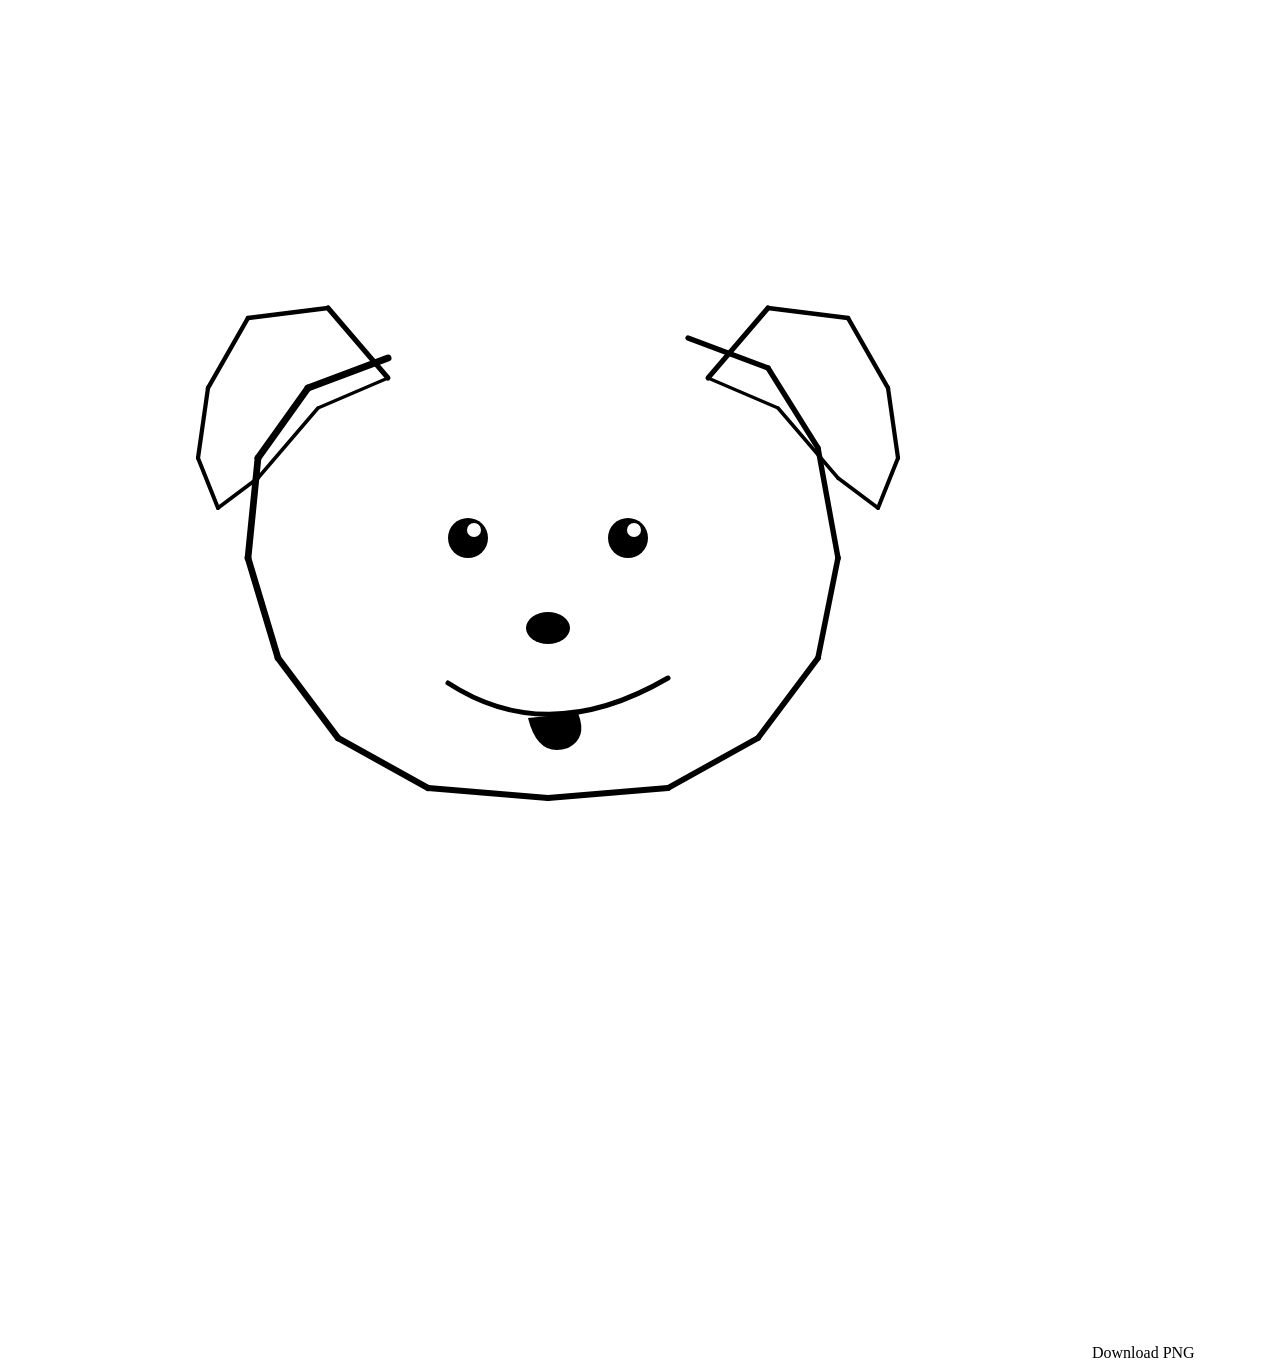
<file: Heru Draws/perro-canvas.html>
<!DOCTYPE html>
<html>
<head><meta charset="UTF-8"></head>
<body>
<script>
const c = document.createElement('canvas');
c.width = 1080;
c.height = 1350;
document.body.prepend(c);
const ctx = c.getContext('2d');

// White bg
ctx.fillStyle = '#fff';
ctx.fillRect(0, 0, 1080, 1350);

// Black brush stroke - dog face in one fluid motion
ctx.strokeStyle = '#000';
ctx.lineCap = 'round';
ctx.lineJoin = 'round';

// Stroke with varying thickness like a real brush
function brushStroke(points, startWidth, endWidth) {
  for (let i = 0; i < points.length - 1; i++) {
    const t = i / (points.length - 1);
    ctx.lineWidth = startWidth + (endWidth - startWidth) * t;
    ctx.beginPath();
    ctx.moveTo(points[i][0], points[i][1]);
    ctx.lineTo(points[i+1][0], points[i+1][1]);
    ctx.stroke();
  }
}

// Dog face as one continuous stroke sketch
const head = [
  [380, 350], [300, 380], [250, 450], [240, 550], [270, 650],
  [330, 730], [420, 780], [540, 790], [660, 780], [750, 730],
  [810, 650], [830, 550], [810, 440], [760, 360], [680, 330]
];
brushStroke(head, 7, 5);

// Left ear - single stroke
const earL = [
  [380, 370], [320, 300], [240, 310], [200, 380], [190, 450],
  [210, 500], [250, 470], [310, 400], [380, 370]
];
brushStroke(earL, 5, 3);

// Right ear
const earR = [
  [700, 370], [760, 300], [840, 310], [880, 380], [890, 450],
  [870, 500], [830, 470], [770, 400], [700, 370]
];
brushStroke(earR, 5, 3);

// Eyes - two dots
ctx.fillStyle = '#000';
ctx.beginPath();
ctx.arc(460, 530, 20, 0, Math.PI*2);
ctx.fill();
ctx.beginPath();
ctx.arc(620, 530, 20, 0, Math.PI*2);
ctx.fill();

// Eye shines
ctx.fillStyle = '#fff';
ctx.beginPath();
ctx.arc(466, 522, 7, 0, Math.PI*2);
ctx.fill();
ctx.beginPath();
ctx.arc(626, 522, 7, 0, Math.PI*2);
ctx.fill();

// Nose
ctx.fillStyle = '#000';
ctx.beginPath();
ctx.ellipse(540, 620, 22, 16, 0, 0, Math.PI*2);
ctx.fill();

// Smile
ctx.strokeStyle = '#000';
ctx.lineWidth = 5;
ctx.beginPath();
ctx.moveTo(440, 675);
ctx.quadraticCurveTo(540, 740, 660, 670);
ctx.stroke();

// Tongue
ctx.fillStyle = '#000';
ctx.beginPath();
ctx.moveTo(520, 710);
ctx.quadraticCurveTo(530, 750, 560, 740);
ctx.quadraticCurveTo(580, 730, 570, 705);
ctx.fill();

// Save as data URL
document.querySelector('a').href = c.toDataURL('image/png').replace('image/png', 'image/octet-stream');
</script>
<a download="perro-brush.png">Download PNG</a>
</body>
</html>
</file>
<file: css/style.css>
/* ============================================================
   TOMI ZÁRATE — PORTFOLIO
   Playfair Display · DM Sans · Black · Off-white · Pastel Pink
   Ritmo vertical 8px, proporciones áureas 1.618, blancos asimétricos
   ============================================================ */

/* ---------- DESIGN TOKENS ---------- */
:root {
  /* Ritmo vertical: la línea de texto como módulo (8px base) */
  --space-1: 8px;
  --space-2: 16px;
  --space-3: 24px;
  --space-4: 32px;
  --space-5: 40px;
  --space-6: 48px;
  --space-8: 64px;
  --space-10: 80px;
  --space-12: 96px;

  /* Razón áurea */
  --golden: 1.618;

  /* Escala tipográfica modular (base 1rem × φ) */
  --text-xs: 0.75rem;
  --text-sm: 0.875rem;
  --text-base: 1rem;
  --text-lg: 1.25rem;
  --text-xl: 1.618rem;
  --text-2xl: 2.618rem;
  --text-3xl: 4.236rem;

  /* Blanco de sección: pie > corte > cabeza (más aire abajo) */
  --section-pad-y: 9rem;
  --section-pad-x: 2rem;
}

/* ---------- RESET ---------- */
*, *::before, *::after {
  margin: 0;
  padding: 0;
  box-sizing: border-box;
}

html {
  scroll-behavior: smooth;
  /* Evita el clásico overflow-x por 100vw + scrollbar vertical */
  overflow-x: hidden;
  /* Scrollbar sutil: el thumb rosa sólido se leía como “barra de bug” al lado de VOLVER */
  scrollbar-width: thin;
  scrollbar-color: rgba(255, 197, 211, 0.35) transparent;
}

body {
  font-family: 'DM Sans', -apple-system, BlinkMacSystemFont, sans-serif;
  background: #000;
  color: #F5F5F5;
  line-height: 1.6;
  -webkit-font-smoothing: antialiased;
  -moz-osx-font-smoothing: grayscale;
  cursor: none;
  overflow-x: hidden;
  max-width: 100%;
}

::-webkit-scrollbar { width: 8px; height: 8px; }
::-webkit-scrollbar-track { background: transparent; }
::-webkit-scrollbar-thumb {
  background: rgba(255, 197, 211, 0.28);
  border-radius: 999px;
  border: 2px solid transparent;
  background-clip: padding-box;
}
::-webkit-scrollbar-thumb:hover { background: rgba(255, 197, 211, 0.5); background-clip: padding-box; }

img, video { max-width: 100%; display: block; }
a { text-decoration: none; color: inherit; }
ul { list-style: none; }

/* ---------- CUSTOM CURSOR ---------- */
.cursor-dot {
  position: fixed;
  width: 8px;
  height: 8px;
  background: #FFC5D3;
  border-radius: 50%;
  pointer-events: none;
  z-index: 9999;
  transform: translate(-50%, -50%);
  transition: width 0.2s, height 0.2s, background 0.2s;
}

.cursor-ring {
  position: fixed;
  width: 40px;
  height: 40px;
  border: 1.5px solid rgba(255, 197, 211, 0.4);
  border-radius: 50%;
  pointer-events: none;
  z-index: 9998;
  transform: translate(-50%, -50%);
  transition: width 0.3s ease, height 0.3s ease, border-color 0.3s ease;
}

@media (hover: none) and (pointer: coarse) {
  body { cursor: auto; }
  .cursor-dot, .cursor-ring { display: none; }
}

/* ---------- TYPOGRAPHY ---------- */
::selection {
  background: #FFC5D3;
  color: #000;
}

.highlight {
  color: #FFC5D3;
}

.section__overline {
  display: block;
  font-family: 'DM Sans', sans-serif;
  font-size: 0.7rem;
  font-weight: 600;
  text-transform: uppercase;
  letter-spacing: 4px;
  color: rgba(245,245,245,0.25);
  margin-bottom: 0.75rem;
}

/* ---------- ANIMATED TITLES (scroll reveal) ---------- */
.anim-title {
  opacity: 0;
  transform: translateY(30px);
  transition: opacity 0.7s cubic-bezier(0.25, 0.46, 0.45, 0.94),
              transform 0.7s cubic-bezier(0.25, 0.46, 0.45, 0.94);
}

.anim-title.revealed {
  opacity: 1;
  transform: translateY(0);
}

/* ---------- TILT 3D en project cards ---------- */
.project-card--tilt {
  transform-style: preserve-3d;
  will-change: transform;
}

.project-card--tilt .project-card__media,
.project-card--tilt .project-card__info {
  transform: translateZ(22px);
}

/* ---------- SCROLL REVEAL (general) ---------- */
.reveal {
  opacity: 0;
  transform: translateY(40px);
  transition: opacity 0.7s cubic-bezier(0.25, 0.46, 0.45, 0.94),
              transform 0.7s cubic-bezier(0.25, 0.46, 0.45, 0.94);
}

.reveal.revealed {
  opacity: 1;
  transform: translateY(0);
}

/* ---------- NAV ---------- */
.nav {
  position: fixed;
  top: 0;
  left: 0;
  right: 0;
  z-index: 1000;
  padding: 1.5rem 2rem;
  transition: background 0.4s ease, padding 0.3s ease, backdrop-filter 0.4s, mix-blend-mode 0.3s;
  /* no difference-blend over hero: it cut the landscape into a dark band */
  mix-blend-mode: normal;
  background: linear-gradient(to bottom, rgba(0,0,0,0.55) 0%, rgba(0,0,0,0.18) 55%, transparent 100%);
}

.nav--scrolled {
  background: rgba(0,0,0,0.85);
  backdrop-filter: blur(24px) saturate(1.2);
  padding: 0.9rem 2rem;
  mix-blend-mode: normal;
  border-bottom: 1px solid rgba(255,255,255,0.04);
}

.nav--scrolled .nav__inner {
  justify-content: center;
}

.nav--scrolled .nav__links {
  gap: 3rem;
}

.nav--scrolled .nav__logo {
  display: none;
}

/* Galería: nav propio sin centering raro ni superposición del Volver */
.page-projects .nav,
.nav--projects {
  mix-blend-mode: normal;
  background: rgba(0,0,0,0.88);
  backdrop-filter: blur(20px) saturate(1.15);
  border-bottom: 1px solid rgba(255,255,255,0.06);
  padding: 1.5rem clamp(1rem, 3vw, 2rem);
}

.page-projects .nav--scrolled .nav__logo,
.nav--projects .nav__logo {
  display: block;
}

.nav__inner {
  max-width: 1400px;
  margin: 0 auto;
  display: flex;
  justify-content: space-between;
  align-items: center;
  gap: 1rem;
}

.nav__inner--projects {
  display: grid;
  grid-template-columns: auto 1fr auto;
  align-items: center;
  gap: 1rem 1.25rem;
  max-width: 1280px;
}

.nav__inner--projects .nav__links {
  justify-content: center;
  flex-wrap: wrap;
  gap: 1.25rem 2rem;
}

.nav__inner--projects .nav__back {
  justify-self: end;
  white-space: nowrap;
}

.nav__logo {
  display: inline-flex;
  align-items: center;
  color: #fff;
  line-height: 0;
}

.nav__logo-img {
  display: block;
  width: auto;
  height: 1.5rem; /* 24px — mismo tamaño de diseño que el monograma tipográfico */
  max-height: 24px;
}

.nav__links {
  display: flex;
  gap: 2.5rem;
}

.nav__link {
  font-size: 0.75rem;
  font-weight: 600;
  text-transform: uppercase;
  letter-spacing: 2.5px;
  color: rgba(255,255,255,0.6);
  transition: color 0.3s;
  position: relative;
}

.nav__link::after {
  content: '';
  position: absolute;
  bottom: -4px;
  left: 0;
  width: 0;
  height: 1.5px;
  background: #FFC5D3;
  transition: width 0.3s cubic-bezier(0.25, 0.46, 0.45, 0.94);
}

.nav__link:hover {
  color: #FFC5D3;
}
.nav__link:hover::after { width: 100%; }

.nav__toggle {
  display: none;
  background: none;
  border: none;
  cursor: pointer;
  width: 28px;
  height: 20px;
  position: relative;
}

.nav__toggle span {
  display: block;
  width: 100%;
  height: 2px;
  background: #fff;
  position: absolute;
  left: 0;
  transition: 0.3s;
}
.nav__toggle span:nth-child(1) { top: 0; }
.nav__toggle span:nth-child(2) { top: 9px; }

.nav__toggle.active span:nth-child(1) {
  transform: rotate(45deg);
  top: 9px;
}
.nav__toggle.active span:nth-child(2) {
  transform: rotate(-45deg);
  top: 9px;
}

/* ---------- HERO ---------- */
.hero {
  min-height: 100vh;
  min-height: 100dvh;
  display: flex;
  align-items: center;
  justify-content: center;
  position: relative;
  overflow: hidden;
  /* clear fixed nav so TOMÁS is not clipped under the header */
  padding: calc(7.5rem + env(safe-area-inset-top, 0px)) 2rem 2.75rem;
  box-sizing: border-box;
}

.hero__bg {
  position: absolute;
  inset: 0;
  background:
    radial-gradient(ellipse 80% 60% at 50% 40%, rgba(255,197,211,0.08) 0%, transparent 70%),
    radial-gradient(ellipse 50% 40% at 80% 80%, rgba(255,197,211,0.04) 0%, transparent 60%);
  transition: transform 0.1s ease-out;
}

.hero__content {
  text-align: center;
  position: relative;
  z-index: 3;
  max-width: 1000px;
}

.hero__title {
  font-family: 'Playfair Display', serif;
  /* Escala áurea: 4.236rem es 2.618 × 1.618 (φ³) — jerarquía máxima */
  font-size: clamp(3.5rem, 12vw, 10rem);
  font-weight: 900;
  line-height: 1.08;
  letter-spacing: -0.04em;
  text-transform: uppercase;
  margin-bottom: 1.5rem;
  transition: letter-spacing 0.6s cubic-bezier(0.25, 0.46, 0.45, 0.94),
              transform 0.6s cubic-bezier(0.25, 0.46, 0.45, 0.94);
}

/* Animación al hover: el título se expande levemente y el degradado cobra vida */
.hero__title:hover {
  letter-spacing: -0.02em;
  transform: scale(1.015);
}

.hero__line {
  display: block;
  overflow: hidden;
}

.hero__word {
  display: block;
  transform: translateY(100%);
  opacity: 0;
  animation: slideUp 0.9s cubic-bezier(0.25, 0.46, 0.45, 0.94) forwards;
}

.hero__line:nth-child(1) .hero__word {
  animation-delay: 0.2s;
  color: #fff;
}
.hero__line:nth-child(2) .hero__word {
  animation-delay: 0.4s;
  background: linear-gradient(135deg, #FFC5D3 0%, #FFA5B3 100%);
  -webkit-background-clip: text;
  -webkit-text-fill-color: transparent;
  background-clip: text;
}

@keyframes slideUp {
  to { transform: translateY(0); opacity: 1; }
}

.hero__sub {
  font-family: 'DM Sans', sans-serif;
  font-size: clamp(0.85rem, 1.6vw, 1.1rem);
  color: rgba(245,245,245,0.5);
  letter-spacing: 4px;
  text-transform: uppercase;
  font-weight: 400;
  margin-bottom: 2.5rem;
  opacity: 0;
  animation: fadeIn 1s ease 0.7s forwards;
}

@keyframes fadeIn {
  to { opacity: 1; }
}

.hero__cta {
  display: flex;
  gap: 1rem;
  justify-content: center;
  opacity: 0;
  animation: fadeIn 1s ease 0.9s forwards;
}

.btn {
  display: inline-flex;
  align-items: center;
  gap: 0.5rem;
  padding: 1rem 2.4rem;
  border-radius: 50px;
  font-family: 'DM Sans', sans-serif;
  font-size: 0.8rem;
  font-weight: 600;
  letter-spacing: 1.5px;
  text-transform: uppercase;
  transition: all 0.3s cubic-bezier(0.25, 0.46, 0.45, 0.94);
  cursor: pointer;
  border: none;
}

.btn--primary {
  background: #FFC5D3;
  color: #000;
}
.btn--primary:hover {
  background: #ffa8b9;
  transform: translateY(-3px);
  box-shadow: 0 15px 40px rgba(255,197,211,0.25);
}

.btn--outline {
  border: 1.5px solid rgba(255,255,255,0.2);
  color: #F5F5F5;
  background: transparent;
}
.btn--outline:hover {
  border-color: #FFC5D3;
  color: #FFC5D3;
  transform: translateY(-3px);
}

.btn--large {
  padding: 1.2rem 3rem;
  font-size: 0.85rem;
}

.btn--sm {
  padding: 0.65rem 1.15rem;
  font-size: 0.68rem;
  letter-spacing: 1.4px;
}

/* ---------- MARQUEE ---------- */
.marquee {
  width: 100%;
  overflow: hidden;
  padding: 1.2rem 0;
  /* Aire entre servicios (marquee) y Trabajo */
  margin-bottom: clamp(2.75rem, 5.5vw, 4.5rem);
  border-top: 1px solid rgba(255,255,255,0.06);
  border-bottom: 1px solid rgba(255,255,255,0.06);
  user-select: none;
}

.marquee__track {
  display: flex;
  align-items: center;
  gap: 0;
  width: max-content;
  animation: marqueeScroll 30s linear infinite;
  white-space: nowrap;
}

.marquee__item {
  font-family: 'Playfair Display', serif;
  font-size: clamp(1.1rem, 2.5vw, 1.6rem);
  font-weight: 400;
  font-style: italic;
  color: rgba(255,255,255,0.55);
  letter-spacing: 0.02em;
  transition: color 0.3s;
}

.marquee__item:hover { color: #FFC5D3; }

.marquee__dot {
  color: #FFC5D3;
  font-size: 0.85rem;
  opacity: 0.7;
  margin: 0 2.5rem; /* separación uniforme → loop -50% exacto */
}

@keyframes marqueeScroll {
  from { transform: translateX(0); }
  to   { transform: translateX(-50%); }
}

/* Pausa al hover para que se pueda leer */
.marquee:hover .marquee__track {
  animation-play-state: running; /* loop continuo: no frena al pasar el cursor */
}

/* ---------- SHOWREEL ---------- */
.showreel {
  padding: 4rem 2rem 6rem;
}

.showreel__inner {
  max-width: 1200px;
  margin: 0 auto;
}

.showreel__video {
  width: 100%;
  aspect-ratio: 16/9;
  border-radius: 16px;
  overflow: hidden;
  border: 1px solid rgba(255,255,255,0.06);
  transition: border-color 0.4s;
}
.showreel__video:hover {
  border-color: rgba(255,197,211,0.2);
}

.showreel__placeholder {
  width: 100%;
  height: 100%;
  display: flex;
  flex-direction: column;
  align-items: center;
  justify-content: center;
  gap: 0.75rem;
  background: radial-gradient(ellipse at center, rgba(255,197,211,0.04) 0%, rgba(255,255,255,0.01) 100%);
  border: 1px dashed rgba(255,197,211,0.15);
  color: rgba(245,245,245,0.2);
  min-height: 300px;
  transition: all 0.4s;
}
.showreel__video:hover .showreel__placeholder {
  border-color: rgba(255,197,211,0.25);
  background: radial-gradient(ellipse at center, rgba(255,197,211,0.07) 0%, rgba(255,255,255,0.02) 100%);
}

.showreel__icon {
  width: 60px;
  height: 60px;
  border: 2px solid rgba(255,197,211,0.2);
  border-radius: 50%;
  display: flex;
  align-items: center;
  justify-content: center;
  font-size: 1.4rem;
  transition: all 0.3s;
}
.showreel__video:hover .showreel__icon {
  border-color: #FFC5D3;
  background: rgba(255,197,211,0.1);
  transform: scale(1.1);
}

.showreel__placeholder p {
  font-family: 'Playfair Display', serif;
  font-size: 1.6rem;
  color: rgba(245,245,245,0.3);
}
.showreel__placeholder span {
  font-size: 0.7rem;
  font-family: 'DM Sans', sans-serif;
  text-transform: uppercase;
  letter-spacing: 2px;
  color: rgba(245,245,245,0.12);
}

/* ---------- SECTIONS ---------- */
.section {
  padding: 0 var(--section-pad-x) var(--section-pad-y);
  max-width: 1400px;
  margin: 0 auto;
}

.section__header {
  margin-bottom: clamp(2.75rem, 5vw, 4.25rem);
  max-width: 700px;
}
#work .section__header {
  margin-bottom: clamp(3rem, 5.5vw, 4.75rem);
}

.section__title {
  font-family: 'Playfair Display', serif;
  font-size: clamp(3rem, 6vw, 5.5rem);
  font-weight: 900;
  letter-spacing: -0.03em;
  line-height: 0.9;
  margin-bottom: var(--space-2);
  color: #fff;
}

.section__desc {
  font-size: 1.1rem;
  color: rgba(245,245,245,0.4);
  line-height: 1.7;
  font-weight: 400;
}

/* ---------- CATEGORY DIVIDER ---------- */
.category {
  margin-bottom: clamp(5.5rem, 9vw, 8.5rem);
}

.category__divider {
  display: flex;
  align-items: baseline;
  gap: 1.2rem;
  margin-bottom: clamp(1.35rem, 2.5vw, 2.1rem);
  padding-bottom: 0.35rem;
  position: relative;
}

.category__tag {
  font-family: 'DM Sans', sans-serif;
  font-size: 0.65rem;
  font-weight: 700;
  color: #FFC5D3;
  letter-spacing: 2px;
}

.category__title {
  font-family: 'Playfair Display', serif;
  font-size: clamp(1.6rem, 3vw, 2.8rem);
  font-weight: 700;
  letter-spacing: -0.02em;
  color: #fff;
  white-space: nowrap;
  line-height: 1.15;
  padding-bottom: 0.12em;
}
/* Avoid underline colliding with section rhythm / following cards */
.category__title.anim-underline::after {
  bottom: -0.12em;
}

.category__line {
  flex: 1;
  height: 1px;
  background: linear-gradient(to right, rgba(255,197,211,0.3), transparent);
}

.category__qty {
  font-family: 'DM Sans', sans-serif;
  font-size: 0.65rem;
  color: rgba(245,245,245,0.2);
  text-transform: uppercase;
  letter-spacing: 1.5px;
  white-space: nowrap;
}

/* ---------- DYNAMIC GRIDS ---------- */
/* Cada sección tiene su retícula propia */
.grid {
  display: grid;
  gap: var(--space-3);
}

/* Social: hero áureo (φ = 1.618) + 2 campos menores */
.grid--social {
  grid-template-columns: 1.618fr 1fr 1fr;
  grid-template-rows: auto;
}

/* Branding: simetría clásica (2 campos iguales) */
.grid--branding {
  grid-template-columns: 1fr 1fr;
  gap: var(--space-4);
}

/* Proyectos: retícula compuesta — columna principal φ + 2 columnas */
.grid--proyectos {
  grid-template-columns: 1.618fr 1fr 1fr;
  grid-template-rows: 1fr 1fr;
}

.grid--proyectos .project-card:nth-child(1) {
  grid-row: 1 / 3;
}

.grid--proyectos .project-card:nth-child(4) {
  grid-column: auto;
}

.grid--proyectos .project-card:nth-child(5) {
  grid-column: auto;
}

/* Todas las medias del grid de proyectos con la MISMA proporción → cajas alineadas */
.grid--proyectos .project-card__media {
  aspect-ratio: 4/5;
}

/* Posters: 4 en el primer renglón (selección home) */
.grid--posters {
  grid-template-columns: repeat(4, 1fr);
}

/* Ilustraciones: retícula libre (3 columnas, más aire) */
.grid--ilustraciones {
  grid-template-columns: 1fr 1fr 1fr;
  gap: var(--space-5);
}

.project-card--hero .project-card__media {
  aspect-ratio: 16/10;
}

.project-card--tall .project-card__media {
  aspect-ratio: 3/4;
}

/* ---------- PROJECT CARD ---------- */
.project-card {
  display: block;
  position: relative;
  cursor: none;
  transition: transform 0.5s cubic-bezier(0.25, 0.46, 0.45, 0.94);
  opacity: 0;
  transform: translateY(30px);
}

.project-card.visible {
  opacity: 1;
  transform: translateY(0);
}

/* Staggered animation delays */
.grid--social .project-card:nth-child(1) { transition-delay: 0s; }
.grid--social .project-card:nth-child(2) { transition-delay: 0.1s; }
.grid--social .project-card:nth-child(3) { transition-delay: 0.2s; }
.grid--branding .project-card:nth-child(1) { transition-delay: 0s; }
.grid--branding .project-card:nth-child(2) { transition-delay: 0.1s; }
.grid--proyectos .project-card:nth-child(1) { transition-delay: 0s; }
.grid--proyectos .project-card:nth-child(2) { transition-delay: 0.1s; }
.grid--proyectos .project-card:nth-child(3) { transition-delay: 0.2s; }

.project-card:hover {
  transform: translateY(-8px);
}

.project-card__media {
  position: relative;
  width: 100%;
  aspect-ratio: 4/3;
  border-radius: 2px;
  overflow: hidden;
  background: rgba(255,255,255,0.02);
  border: 1px solid rgba(255,255,255,0.06);
  transition: all 0.4s cubic-bezier(0.25, 0.46, 0.45, 0.94);
}

.project-card:hover .project-card__media {
  border-color: rgba(255,197,211,0.25);
  box-shadow: 0 20px 60px rgba(255,197,211,0.08);
}

.project-card__video-bg,
.project-card__media-bg {
  width: 100%;
  height: 100%;
  position: relative;
  overflow: hidden;
  transition: transform 0.6s cubic-bezier(0.25, 0.46, 0.45, 0.94);
}

.project-card__img,
.project-card__video {
  width: 100%;
  height: 100%;
  object-fit: cover;
  display: block;
}

.project-card:hover .project-card__video-bg,
.project-card:hover .project-card__media-bg {
  transform: scale(1.06);
}

.project-card__placeholder {
  color: rgba(245,245,245,0.12);
  font-size: 0.9rem;
  text-align: center;
  line-height: 1.6;
  font-weight: 400;
}

.project-card__badge {
  position: absolute;
  top: 1rem;
  left: 1rem;
  font-family: 'DM Sans', sans-serif;
  font-size: 0.55rem;
  font-weight: 700;
  text-transform: uppercase;
  letter-spacing: 1.5px;
  color: #000;
  background: #FFC5D3;
  padding: 0.3rem 0.7rem;
  border-radius: 50px;
  opacity: 0;
  transform: translateY(-5px);
  transition: all 0.3s;
}
.project-card--hero:hover .project-card__badge {
  opacity: 1;
  transform: translateY(0);
}

.project-card__overlay {
  position: absolute;
  inset: 0;
  background: rgba(0,0,0,0.6);
  backdrop-filter: blur(2px);
  display: flex;
  align-items: center;
  justify-content: center;
  opacity: 0;
  transition: opacity 0.35s ease;
}

.project-card:hover .project-card__overlay {
  opacity: 1;
}

.project-card__overlay span {
  font-family: 'DM Sans', sans-serif;
  font-size: 0.75rem;
  font-weight: 600;
  text-transform: uppercase;
  letter-spacing: 2.5px;
  color: #fff;
  border-bottom: 1.5px solid #FFC5D3;
  padding-bottom: 4px;
  transform: translateY(5px);
  transition: transform 0.3s;
}
.project-card:hover .project-card__overlay span {
  transform: translateY(0);
}

.project-card__info {
  padding: 1rem 0.5rem 0;
}

.project-card__info h4 {
  font-family: 'Playfair Display', serif;
  font-size: 1.2rem;
  font-weight: 700;
  margin-bottom: 0.2rem;
  color: #fff;
  letter-spacing: -0.01em;
}

.project-card__tag {
  font-family: 'DM Sans', sans-serif;
  font-size: 0.65rem;
  font-weight: 500;
  color: rgba(245,245,245,0.25);
  text-transform: uppercase;
  letter-spacing: 1.5px;
}

/* ---------- SECTION FOOTER ---------- */
.section__footer {
  text-align: center;
  margin-top: 3rem;
  padding-top: 2rem;
  position: relative;
  z-index: 5;
}
.section__footer .btn {
  position: relative;
  z-index: 6;
  pointer-events: auto;
}

/* ---------- ABOUT ---------- */
.about {
  padding: 8rem 2rem;
  border-top: 1px solid rgba(255,255,255,0.04);
  border-bottom: 1px solid rgba(255,255,255,0.04);
  position: relative;
}

.about__inner {
  max-width: 1200px;
  margin: 0 auto;
  display: grid;
  grid-template-columns: 1.2fr 1fr;
  gap: 5rem;
  align-items: center;
}

.about__title {
  font-family: 'Playfair Display', serif;
  font-size: clamp(2rem, 4vw, 3.5rem);
  font-weight: 900;
  letter-spacing: -0.02em;
  line-height: 1;
  margin-bottom: 1.5rem;
  color: #fff;
}

.about__bio {
  font-size: 1.05rem;
  line-height: 1.8;
  color: #ffffff;
  margin-bottom: 1rem;
}

.about__bio strong {
  color: #ffffff;
  font-weight: 600;
}

.about__bio .highlight {
  color: #FFC5D3;
}

.about__meta {
  display: grid;
  grid-template-columns: 1fr 1fr;
  gap: 1.2rem;
  margin-top: 2.5rem;
  padding-top: 2rem;
  border-top: 1px solid rgba(255,255,255,0.06);
}
.about__item--toolkit {
  grid-column: 1 / -1;
}
.about__toolkit {
  display: flex;
  flex-wrap: wrap;
  gap: 0.45rem;
  margin-top: 0.35rem;
}
.toolkit-chip {
  display: inline-flex;
  align-items: center;
  gap: 0.35rem;
  padding: 0.28rem 0.55rem;
  border-radius: 999px;
  border: 1px solid rgba(255,197,211,0.22);
  background: rgba(255,197,211,0.06);
  color: #F5F5F5;
  font-family: 'DM Sans', sans-serif;
  font-size: 0.72rem;
  font-weight: 600;
  letter-spacing: 0.04em;
  line-height: 1;
}
.toolkit-chip--icon {
  color: #FFC5D3;
}
.toolkit-icon {
  width: 14px;
  height: 14px;
  flex: 0 0 auto;
}

.about__item {
  display: flex;
  flex-direction: column;
  gap: 0.2rem;
}

.about__label {
  font-family: 'DM Sans', sans-serif;
  font-size: 0.6rem;
  font-weight: 600;
  text-transform: uppercase;
  letter-spacing: 2.5px;
  color: rgba(245,245,245,0.25);
}

.about__value {
  font-size: 0.9rem;
  color: #F5F5F5;
  font-weight: 500;
}

.about__link {
  color: #FFC5D3;
  transition: color 0.3s;
}
.about__link:hover { color: #ffa8b9; }

.about__image {
  position: relative;
  justify-self: end;
  width: min(100%, 340px);
  max-width: 340px;
  margin-inline: auto 0;
}

.about__photo-placeholder {
  width: 100%;
  aspect-ratio: 4/5;
  border-radius: 16px;
  background: rgba(255,255,255,0.02);
  border: 1px dashed rgba(255,197,211,0.15);
  display: flex;
  align-items: center;
  justify-content: center;
  color: rgba(245,245,245,0.15);
  font-size: 2.5rem;
  position: relative;
  z-index: 1;
  transition: border-color 0.3s;
}
.about__photo-placeholder:hover {
  border-color: rgba(255,197,211,0.3);
}

/* Portrait frame — double border, soft glow, corner ticks */
.about__photo-frame {
  position: relative;
  z-index: 1;
  width: 100%;
  padding: 10px;
  border-radius: 22px;
  background:
    linear-gradient(145deg, rgba(255,197,211,0.35), rgba(255,255,255,0.06) 42%, rgba(255,197,211,0.12));
  box-shadow:
    0 0 0 1px rgba(255,197,211,0.18),
    0 18px 50px rgba(0,0,0,0.45),
    0 0 40px rgba(255,197,211,0.08);
}
.about__photo-frame::before {
  content: '';
  position: absolute;
  inset: 4px;
  border-radius: 18px;
  border: 1px solid rgba(255,255,255,0.1);
  pointer-events: none;
  z-index: 2;
}
.about__photo-frame::after {
  content: '';
  position: absolute;
  inset: -10px;
  border-radius: 28px;
  border: 1px solid rgba(255,197,211,0.14);
  pointer-events: none;
  z-index: 0;
}
.about__photo {
  width: 100%;
  aspect-ratio: 4 / 5;
  object-fit: cover;
  object-position: center 18%;
  border-radius: 14px;
  display: block;
  position: relative;
  z-index: 1;
  background: #111;
  filter: contrast(1.03) saturate(1.04);
}
.about__photo-corner {
  position: absolute;
  width: 18px;
  height: 18px;
  z-index: 3;
  pointer-events: none;
  border-color: #FFC5D3;
  border-style: solid;
  opacity: 0.85;
}
.about__photo-corner--tl {
  top: 2px; left: 2px;
  border-width: 2px 0 0 2px;
  border-radius: 4px 0 0 0;
}
.about__photo-corner--tr {
  top: 2px; right: 2px;
  border-width: 2px 2px 0 0;
  border-radius: 0 4px 0 0;
}
.about__photo-corner--bl {
  bottom: 2px; left: 2px;
  border-width: 0 0 2px 2px;
  border-radius: 0 0 0 4px;
}
.about__photo-corner--br {
  bottom: 2px; right: 2px;
  border-width: 0 2px 2px 0;
  border-radius: 0 0 4px 0;
}

.about__decor {
  position: absolute;
  width: calc(100% + 18px);
  height: calc(100% + 18px);
  border: 1px solid rgba(255,197,211,0.16);
  border-radius: 26px;
  top: 14px;
  left: 14px;
  z-index: 0;
  background:
    radial-gradient(circle at 100% 0%, rgba(255,197,211,0.12), transparent 55%);
  pointer-events: none;
}

/* Sobre mí photo — entrance (frame + corners + image) */
.about-photo-reveal {
  opacity: 0;
  transform: translateY(28px) scale(0.96);
  filter: blur(6px);
  transition:
    opacity 0.85s cubic-bezier(0.22, 1, 0.36, 1),
    transform 0.85s cubic-bezier(0.22, 1, 0.36, 1),
    filter 0.85s cubic-bezier(0.22, 1, 0.36, 1);
  will-change: opacity, transform, filter;
}
.about-photo-reveal.is-in {
  opacity: 1;
  transform: translateY(0) scale(1);
  filter: blur(0);
}
.about-photo-reveal .about__photo-frame {
  transition: box-shadow 0.9s cubic-bezier(0.22, 1, 0.36, 1) 0.12s,
              background 0.9s ease 0.12s;
}
.about-photo-reveal:not(.is-in) .about__photo-frame {
  box-shadow:
    0 0 0 1px rgba(255,197,211,0.05),
    0 8px 24px rgba(0,0,0,0.25);
}
.about-photo-reveal .about__photo {
  transition: transform 1s cubic-bezier(0.22, 1, 0.36, 1) 0.08s,
              filter 1s ease 0.08s;
  transform: scale(1.04);
}
.about-photo-reveal.is-in .about__photo {
  transform: scale(1);
}
.about-photo-reveal .about__photo-corner {
  opacity: 0;
  transition: opacity 0.45s ease, transform 0.55s cubic-bezier(0.22, 1, 0.36, 1);
}
.about-photo-reveal:not(.is-in) .about__photo-corner--tl { transform: translate(-6px, -6px); }
.about-photo-reveal:not(.is-in) .about__photo-corner--tr { transform: translate(6px, -6px); }
.about-photo-reveal:not(.is-in) .about__photo-corner--bl { transform: translate(-6px, 6px); }
.about-photo-reveal:not(.is-in) .about__photo-corner--br { transform: translate(6px, 6px); }
.about-photo-reveal.is-in .about__photo-corner {
  opacity: 0.85;
  transform: none;
  transition-delay: 0.35s;
}
.about-photo-reveal.is-in .about__photo-corner--tr { transition-delay: 0.42s; }
.about-photo-reveal.is-in .about__photo-corner--bl { transition-delay: 0.48s; }
.about-photo-reveal.is-in .about__photo-corner--br { transition-delay: 0.55s; }
.about-photo-reveal .about__decor {
  opacity: 0;
  transform: translate(-6px, -6px);
  transition: opacity 0.7s ease 0.25s, transform 0.7s cubic-bezier(0.22, 1, 0.36, 1) 0.25s;
}
.about-photo-reveal.is-in .about__decor {
  opacity: 1;
  transform: none;
}
@media (prefers-reduced-motion: reduce) {
  .about-photo-reveal,
  .about-photo-reveal .about__photo,
  .about-photo-reveal .about__photo-corner,
  .about-photo-reveal .about__decor,
  .about-photo-reveal .about__photo-frame {
    transition: none !important;
    filter: none !important;
    transform: none !important;
    opacity: 1 !important;
  }
}

/* ---------- CONTACT ---------- */
.contact {
  padding: 10rem 2rem;
  text-align: center;
  background:
    radial-gradient(ellipse 60% 50% at 50% 100%, rgba(255,197,211,0.06) 0%, transparent 70%);
}

.contact__inner {
  max-width: 700px;
  margin: 0 auto;
}

.contact__title {
  font-family: 'Playfair Display', serif;
  font-size: clamp(2.8rem, 6vw, 5.5rem);
  font-weight: 900;
  letter-spacing: -0.03em;
  line-height: 1.05;
  margin-bottom: 1.35rem;
  color: #fff;
}
/* Underline must clear the 2-line title (¿Trabajamos / juntos?) */
.contact__title.anim-underline {
  display: inline-block;
  padding-bottom: 0.22em;
}
.contact__title.anim-underline::after {
  bottom: 0.02em;
  height: 3px;
}

.contact__text {
  font-size: 1.1rem;
  color: rgba(245,245,245,0.4);
  margin-bottom: 3rem;
  line-height: 1.7;
}

.contact__btn {
  display: inline-block;
  font-family: 'Playfair Display', serif;
  font-size: 1.4rem;
  font-weight: 700;
  color: #FFC5D3;
  border-bottom: 2px solid #FFC5D3;
  padding-bottom: 4px;
  transition: all 0.3s;
  margin-bottom: 3rem;
}

.contact__btn:hover {
  color: #ffa8b9;
  border-color: #ffa8b9;
  letter-spacing: 1px;
}

.contact__socials {
  display: flex;
  gap: 2.5rem;
  justify-content: center;
  align-items: center;
}

.social-link {
  display: flex;
  align-items: center;
  gap: 0.5rem;
  font-family: 'DM Sans', sans-serif;
  font-size: 0.75rem;
  font-weight: 600;
  text-transform: uppercase;
  letter-spacing: 2.5px;
  color: rgba(245,245,245,0.25);
  transition: color 0.3s;
}
.social-link:hover {
  color: #FFC5D3;
}

.social-icon {
  width: 18px;
  height: 18px;
  opacity: 0.5;
  transition: opacity 0.3s;
}
/* Behance mark from Drive — monochrome currentColor, same box as LinkedIn */
.social-icon--behance {
  width: 18px;
  height: 18px;
  flex: 0 0 18px;
  display: block;
  overflow: visible;
}

/* Instagram mark — same box as LinkedIn/Behance */
.social-icon--instagram {
  width: 18px;
  height: 18px;
  flex: 0 0 18px;
  display: block;
  overflow: visible;
}

.social-link:hover .social-icon {
  opacity: 1;
}

/* ---------- FOOTER (base; site/pg-footer override below) ---------- */
.footer {
  padding: 0;
  text-align: left;
  border-top: none;
}

.footer p {
  font-family: 'DM Sans', sans-serif;
  font-size: 0.7rem;
  color: rgba(245,245,245,0.15);
  letter-spacing: 1px;
}

/* ========== MODAL ========== */
.modal {
  display: none;
  position: fixed;
  inset: 0;
  /* Por encima de TODO (estela 9996, cursor 9998/9999, nav 1000) */
  z-index: 10000;
  align-items: center;
  justify-content: center;
  padding: 1.5rem;
  overflow-y: auto;
}

.modal--open { display: flex; }

.modal__backdrop {
  position: fixed;
  inset: 0;
  background: rgba(0,0,0,0.92);
  backdrop-filter: blur(8px);
}

/* Con el modal abierto: la estela de luz no debe interferir con el visor */
body.modal-open #trailCanvas {
  display: none;
}

/* El cursor queda visible por encima del modal */
body.modal-open .cursor-dot,
body.modal-open .cursor-ring {
  z-index: 10001;
}

.modal__container {
  position: relative;
  width: 92%;
  max-width: 1000px;
  max-height: 88vh;
  display: flex;
  flex-direction: column;
  align-items: center;
  gap: 1.5rem;
  margin: auto;
  /* Sin overflow propio ni justify-content center:
     el modal scrollea completo, la cruz queda siempre visible */
}

.modal__lightbox,
.modal__project {
  margin: auto;
}

/* Cuando el modal está abierto: ocultar la nav del header (evita doble navegación) */
body.modal-open .nav {
  opacity: 0;
  pointer-events: none;
  transition: opacity 0.3s;
}

/* ---------- NAV ARROWS ---------- */
.modal__nav {
  position: absolute;
  top: 50%;
  transform: translateY(-50%);
  z-index: 15;
  width: 52px;
  height: 52px;
  border-radius: 50%;
  border: 1.5px solid rgba(255,197,211,0.25);
  background: rgba(10,10,10,0.55);
  backdrop-filter: blur(8px);
  color: rgba(255,255,255,0.6);
  font-size: 1.4rem;
  line-height: 1;
  cursor: pointer;
  display: flex;
  align-items: center;
  justify-content: center;
  transition: all 0.3s cubic-bezier(0.25, 0.46, 0.45, 0.94);
}

.modal__nav--prev { left: 0.75rem; }
.modal__nav--next { right: 0.75rem; }

.modal__nav:hover {
  color: #fff;
  border-color: #FFC5D3;
  background: rgba(255,197,211,0.12);
  box-shadow: 0 0 25px rgba(255,197,211,0.45), 0 0 60px rgba(255,197,211,0.15);
  transform: translateY(-50%) scale(1.12);
}

.modal__nav:active {
  transform: translateY(-50%) scale(0.92);
  box-shadow: 0 0 35px rgba(255,197,211,0.65), 0 0 80px rgba(255,197,211,0.25);
  transition-duration: 0.1s;
}

.modal__nav:disabled {
  opacity: 0.25;
  pointer-events: none;
}

/* ---------- RELATED PROJECTS ---------- */
.modal__related {
  width: 100%;
  padding-top: 1.25rem;
  border-top: 1px solid rgba(255,255,255,0.06);
  display: none;
}

.modal--open .modal__related {
  display: block;
}

.modal__related-title {
  display: block;
  font-family: 'DM Sans', sans-serif;
  font-size: 0.65rem;
  font-weight: 600;
  text-transform: uppercase;
  letter-spacing: 3px;
  color: rgba(245,245,245,0.35);
  margin-bottom: 1rem;
  text-align: center;
}

.modal__related-grid {
  display: grid;
  grid-template-columns: repeat(4, 1fr);
  gap: var(--space-1);
  max-width: 680px;
  margin: 0 auto;
}

.modal__related-card {
  position: relative;
  aspect-ratio: 4/3;
  border-radius: 10px;
  overflow: hidden;
  border: 1px solid rgba(255,255,255,0.07);
  cursor: pointer;
  background: rgba(255,255,255,0.02);
  transition: transform 0.35s cubic-bezier(0.25, 0.46, 0.45, 0.94),
              border-color 0.3s,
              box-shadow 0.35s;
}

.modal__related-card img {
  width: 100%;
  height: 100%;
  object-fit: cover;
  display: block;
  transition: transform 0.5s cubic-bezier(0.25, 0.46, 0.45, 0.94);
}

.modal__related-card:hover {
  transform: translateY(-6px) scale(1.02);
  border-color: rgba(255,197,211,0.4);
  box-shadow: 0 15px 40px rgba(255,197,211,0.18), 0 0 20px rgba(255,197,211,0.1);
}

.modal__related-card:hover img {
  transform: scale(1.1);
}

.modal__related-card__label {
  position: absolute;
  left: 0;
  right: 0;
  bottom: 0;
  padding: 0.5rem 0.75rem;
  font-family: 'DM Sans', sans-serif;
  font-size: 0.6rem;
  font-weight: 600;
  text-transform: uppercase;
  letter-spacing: 1.5px;
  color: #fff;
  background: linear-gradient(to top, rgba(0,0,0,0.85), transparent);
  opacity: 0;
  transform: translateY(6px);
  transition: all 0.3s;
}

.modal__related-card:hover .modal__related-card__label {
  opacity: 1;
  transform: translateY(0);
}

.modal__related-card__ph {
  position: absolute;
  inset: 0;
  display: flex;
  align-items: center;
  justify-content: center;
  font-size: 1.4rem;
  color: rgba(255,197,211,0.5);
}

/* ---------- PHOTO TRAIL (larga exposición) ---------- */
#trailCanvas {
  position: fixed;
  inset: 0;
  /* 100% del containing block fixed — no 100vw (suma el ancho del scrollbar y causa overflow-x) */
  width: 100%;
  height: 100%;
  pointer-events: none;
  z-index: 9996;
  opacity: 0.9;
}

/* ---------- TITLE UNDERLINE ANIMADA ---------- */
.anim-underline {
  position: relative;
  display: inline-block;
  cursor: pointer;
}

.anim-underline::after {
  content: '';
  position: absolute;
  left: 0;
  bottom: -0.35em;
  width: 100%;
  height: 2px;
  border-radius: 2px;
  background: linear-gradient(90deg, #FFC5D3, #FFA5B3);
  transform: scaleX(0);
  transform-origin: left center;
  transition: transform 0.5s cubic-bezier(0.25, 0.46, 0.45, 0.94);
  will-change: transform;
}

/* Al entrar: se subraya de principio a fin (izq → der) */
.anim-underline.is-underlined::after {
  transform: scaleX(1);
  transform-origin: left center;
}

/* Al salir: la línea se 'cierra' (der → izq) */
.anim-underline.is-closing::after {
  transform: scaleX(0);
  transform-origin: right center;
}

.modal__close {
  position: absolute;
  top: 0;
  right: -48px;
  background: none;
  border: none;
  color: rgba(255,255,255,0.5);
  font-size: 1.8rem;
  cursor: pointer;
  width: 40px;
  height: 40px;
  display: flex;
  align-items: center;
  justify-content: center;
  border-radius: 50%;
  transition: all 0.2s;
  z-index: 10;
}
.modal__close:hover {
  color: #FFC5D3;
  background: rgba(255,197,211,0.1);
}

/* --- Lightbox mode (Posters, Ilustraciones) --- */
.modal__lightbox {
  display: none;
  flex-direction: column;
  align-items: center;
  justify-content: center;
  gap: 1.2rem;
  width: 100%;
  text-align: center;
  animation: modalFade 0.25s ease;
}

.modal--lightbox .modal__lightbox {
  display: flex;
}

.modal__lightbox-img-wrap {
  /* Solo la imagen define el ancho; zoom controls fuera del flujo (no descentran el título) */
  position: relative;
  max-width: 100%;
  max-height: none;
  width: fit-content;
  margin-inline: auto;
  display: flex;
  flex-direction: column;
  align-items: center;
  justify-content: center;
  gap: 0;
  overflow: visible;
  background: transparent;
}
.modal__lightbox-img-wrap .zoom-stage {
  /* se adapta al media: sin rectángulo negro fijo */
  width: fit-content;
  max-width: min(100%, 920px);
  height: auto;
  max-height: 72vh;
  min-height: 0;
  background: transparent;
  border: none;
  margin-inline: auto;
}
.modal__lightbox-img-wrap .zoom-controls {
  position: absolute;
  left: calc(100% + 0.55rem);
  top: 50%;
  transform: translateY(-50%);
  z-index: 3;
}
@media (max-width: 720px) {
  .modal__lightbox-img-wrap .zoom-controls {
    position: static;
    transform: none;
    margin-top: 0.55rem;
    left: auto;
    top: auto;
  }
}
.modal__project-left {
  position: relative;
  overflow: visible;
  display: flex;
  flex-direction: row;
  align-items: center;
  justify-content: center;
  gap: 0.65rem;
  background: transparent;
  min-height: 0;
  min-width: 0;
  padding: 0.75rem 0.75rem 0.85rem;
}
.modal__project-left .zoom-stage {
  width: fit-content;
  max-width: 100%;
  height: auto;
  max-height: calc(56vh - 52px);
  min-height: 0;
  background: transparent;
  border: none;
}
.modal__project-left .zoom-controls {
  position: static;
}

.modal__lightbox-img {
  max-width: 100%;
  max-height: 72vh;
  width: auto;
  height: auto;
  object-fit: contain;
  border-radius: 2px;
  box-shadow: 0 20px 60px rgba(0,0,0,0.5);
  background: transparent;
  display: block;
}

.modal__lightbox-title {
  font-family: 'DM Sans', sans-serif;
  font-size: 0.85rem;
  font-weight: 500;
  color: rgba(255,255,255,0.5);
  letter-spacing: 1px;
  text-transform: uppercase;
  text-align: center;
  width: 100%;
  max-width: min(100%, 920px);
  margin: 0 auto;
  align-self: center;
  line-height: 1.35;
}

.modal__lightbox-actions {
  display: flex;
  justify-content: center;
  align-items: center;
  gap: 0.75rem;
  width: 100%;
  max-width: min(100%, 920px);
  margin: 0.85rem auto 0;
}
.modal__lightbox-actions[hidden] {
  display: none !important;
}
.modal__lightbox-behance {
  /* slightly tighter under the lightbox title */
  padding: 0.65rem 1.4rem;
  font-size: 0.7rem;
}

/* --- Project mode (Redes, Branding, Proyectos) --- */
.modal__project {
  display: none;
  width: 100%;
  max-height: 56vh;
  /* panel solo en la columna de info — la media no vive en una caja negra */
  background: transparent;
  border: none;
  border-radius: 0;
  overflow: visible;
  animation: modalIn 0.3s cubic-bezier(0.25, 0.46, 0.45, 0.94);
  grid-template-columns: 1.618fr 1fr;
  grid-template-rows: minmax(0, 1fr);
  min-height: 320px;
  gap: 1.25rem;
  align-items: stretch;
}

.modal--project .modal__project {
  display: grid;
}

@keyframes modalIn {
  from { opacity: 0; transform: scale(0.95) translateY(20px); }
  to { opacity: 1; transform: scale(1) translateY(0); }
}

@keyframes modalFade {
  from { opacity: 0; }
  to { opacity: 1; }
}

.modal__project-img,
.modal__project-video {
  max-width: 100%;
  max-height: calc(56vh - 52px);
  width: auto;
  height: auto;
  object-fit: contain;
  background: transparent;
  display: block;
}

.modal__project-video {
  display: none;
}

.modal__project-right {
  padding: var(--space-4) var(--space-4);
  display: flex;
  flex-direction: column;
  /* Alineación de campo: el título arranca en el mismo eje que el tope de la imagen */
  justify-content: flex-start;
  gap: var(--space-1);
  min-height: 0;
  min-width: 0;
  overflow-y: auto;
  background: rgba(10, 10, 10, 0.72);
  border: 1px solid rgba(255,255,255,0.08);
  border-radius: 16px;
  backdrop-filter: blur(12px);
  -webkit-backdrop-filter: blur(12px);
}

.modal__project-title {
  font-family: 'Playfair Display', serif;
  /* Escala áurea: título = base × φ (1.618) */
  font-size: 1.618rem;
  font-weight: 700;
  color: #fff;
  line-height: 1.1;
}

.modal__project-cat {
  font-family: 'DM Sans', sans-serif;
  font-size: 0.6rem;
  font-weight: 600;
  text-transform: uppercase;
  letter-spacing: 2px;
  color: rgba(245,245,245,0.3);
  margin-bottom: var(--space-2);
}

.modal__project-desc {
  font-size: 0.95rem;
  line-height: 1.7;
  /* Opaque grey so emoji (Kalisi heart) render at full opacity */
  color: #8c8c8c;
  margin: 0 0 var(--space-2);
}
.modal__project-desc .emoji-full {
  color: #fff;
  opacity: 1;
}

.modal__project-actions {
  margin-top: 0.5rem;
}

.modal__project-story {
  margin-top: 0.5rem;
  padding-top: 1rem;
  border-top: 1px solid rgba(255,255,255,0.07);
  display: flex;
  flex-direction: column;
  gap: 0.65rem;
}

.modal__story-item { display: flex; flex-direction: column; gap: 0.15rem; }

.modal__story-label {
  font-size: 0.6rem;
  text-transform: uppercase;
  letter-spacing: 2.5px;
  color: #FFC5D3;
  opacity: 0.8;
}

.modal__story-text {
  font-size: 0.82rem;
  line-height: 1.55;
  color: rgba(255,255,255,0.6);
}

.modal__behance-btn {
  display: inline-flex;
  align-items: center;
  gap: 0.5rem;
  padding: 0.8rem 1.8rem;
  border-radius: 50px;
  font-family: 'DM Sans', sans-serif;
  font-size: 0.75rem;
  font-weight: 600;
  letter-spacing: 1px;
  text-transform: uppercase;
  background: transparent;
  border: 1.5px solid #1769FF;
  color: #1769FF;
  cursor: pointer;
  appearance: none;
  -webkit-appearance: none;
  transition: all 0.3s;
}
.modal__behance-btn--insta {
  border-color: #FFC5D3;
  color: #FFC5D3;
}
.modal__behance-btn--insta:hover {
  background: #FFC5D3;
  color: #000;
  transform: translateY(-2px);
}
/* Pack Cordobita: naranja solo en CTAs pack (manual Cordobita en home modal) */
.modal__behance-btn--pack {
  border-color: #fb650e;
  color: #fb650e;
}
.modal__behance-btn:hover {
  background: #1769FF;
  color: #fff;
  transform: translateY(-2px);
}
/* pack hover after generic so it wins over behance blue */
.modal__behance-btn--pack:hover {
  background: rgba(251,101,14,0.12);
  color: #fb650e;
  border-color: #fb650e;
  transform: translateY(-2px);
}

/* ========== PROJECTS PAGE — galería modular ========== */
.page-projects {
  cursor: none;
  --pg-gap: var(--space-3);
  --pg-max: 1280px;
  --pg-hair: rgba(255,255,255,0.08);
  --pg-hair-hot: rgba(255,197,211,0.35);
  --nav-h: 72px;
}

/* Hero con retícula de campos (12 cajas fantasma) */
.pg-hero {
  position: relative;
  min-height: 62vh;
  display: flex;
  flex-direction: column;
  justify-content: flex-end;
  padding: 7.5rem clamp(1.25rem, 4vw, 3rem) 3.25rem;
  max-width: var(--pg-max);
  margin: 0 auto;
  overflow: visible;
}
.pg-hero__grid {
  position: absolute;
  inset: 4.5rem 0 0;
  display: grid;
  grid-template-columns: repeat(4, 1fr);
  grid-template-rows: repeat(3, 1fr);
  gap: 0;
  pointer-events: none;
  opacity: 0.35;
}
.pg-hero__grid span {
  border: 1px solid var(--pg-hair);
  border-right: none;
  border-bottom: none;
}
.pg-hero__grid span:nth-child(4n) { border-right: 1px solid var(--pg-hair); }
.pg-hero__grid span:nth-child(n+9) { border-bottom: 1px solid var(--pg-hair); }
.pg-hero__meta {
  position: relative;
  z-index: 1;
  display: flex;
  justify-content: space-between;
  align-items: center;
  margin-bottom: var(--space-4);
  font-family: 'DM Sans', sans-serif;
  font-size: 0.65rem;
  font-weight: 600;
  letter-spacing: 0.22em;
  text-transform: uppercase;
  color: rgba(245,245,245,0.35);
}
.pg-hero__count { color: #FFC5D3; }
.pg-hero__title {
  position: relative;
  z-index: 1;
  font-family: 'Playfair Display', serif;
  font-size: clamp(3.4rem, 10vw, 7.4rem);
  font-weight: 900;
  letter-spacing: -0.04em;
  line-height: 1.02;
  padding-bottom: 0.08em;
  text-transform: uppercase;
  margin: 0 0 var(--space-3);
  opacity: 0;
  transform: translateY(24px);
  transition: opacity 0.8s cubic-bezier(0.25,0.46,0.45,0.94),
              transform 0.8s cubic-bezier(0.25,0.46,0.45,0.94);
}
.pg-hero__title.is-in {
  opacity: 1;
  transform: none;
}
.pg-hero__line { display: block; overflow: visible; line-height: inherit; }
.pg-hero__line--accent {
  padding-bottom: 0.12em;
  -webkit-box-decoration-break: clone;
  box-decoration-break: clone;
  /* Rosa pastel sólido del sistema (#FFC5D3) */
  color: #FFC5D3;
  background: none;
  -webkit-text-fill-color: #FFC5D3;
}
.pg-hero__sub {
  position: relative;
  z-index: 1;
  max-width: 34rem;
  font-size: 1.02rem;
  line-height: 1.65;
  color: rgba(245,245,245,0.42);
  margin-bottom: var(--space-5);
  opacity: 0;
  transform: translateY(18px);
  transition: opacity 0.8s cubic-bezier(0.25,0.46,0.45,0.94) 0.1s,
              transform 0.8s cubic-bezier(0.25,0.46,0.45,0.94) 0.1s;
}
.pg-hero__sub.is-in {
  opacity: 1;
  transform: none;
}
.pg-hero__rule {
  position: relative;
  z-index: 1;
  height: 1px;
  width: min(100%, 42rem);
  background: linear-gradient(90deg, #FFC5D3, transparent 85%);
}

/* Filtros sticky */
.pg-filter {
  position: sticky;
  top: var(--nav-h, 72px);
  z-index: 900;
  background: rgba(8, 8, 8, 0.6);
  backdrop-filter: blur(10px) saturate(1.1);
  border-bottom: 1px solid rgba(255,255,255,0.05);
  transition: border-color 0.3s, box-shadow 0.3s, background 0.3s;
}
.pg-filter.is-stuck {
  border-bottom-color: rgba(255,255,255,0.06);
  box-shadow: 0 12px 40px rgba(0,0,0,0.45);
}
.pg-filter__inner {
  max-width: var(--pg-max);
  margin: 0 auto;
  padding: 0.85rem clamp(1.25rem, 4vw, 3rem);
  display: flex;
  gap: 0.45rem;
  overflow-x: auto;
  scrollbar-width: none;
}
.pg-filter__inner::-webkit-scrollbar { display: none; }
.pg-filter__btn {
  flex: 0 0 auto;
  border-radius: 50px;
  color: rgba(245,245,245,0.72);
  border-color: rgba(255,255,255,0.18);
  background: transparent;
  transform: none;
  box-shadow: none;
}
.pg-filter__btn:hover {
  color: #FFC5D3;
  border-color: #FFC5D3;
  background: transparent;
  transform: translateY(-1px);
  box-shadow: none;
}
.pg-filter__btn.is-active {
  color: #000;
  background: #FFC5D3;
  border-color: #FFC5D3;
  box-shadow: 0 10px 28px rgba(255,197,211,0.18);
}
.pg-filter__btn.is-active:hover {
  color: #000;
  background: #ffa8b9;
  border-color: #ffa8b9;
}

/* Main + sections */
.pg-main {
  max-width: var(--pg-max);
  margin: 0 auto;
  padding: var(--space-8) clamp(1.25rem, 4vw, 3rem) var(--space-12);
}
.pg-section {
  margin-bottom: clamp(4.5rem, 10vw, 8rem);
  scroll-margin-top: 5.5rem;
}
.pg-section.is-hidden { display: none; }
.pg-section__head {
  display: grid;
  grid-template-columns: auto 1fr auto;
  gap: var(--space-3);
  align-items: end;
  margin-bottom: var(--space-5);
  padding-bottom: var(--space-3);
  border-bottom: 1px solid var(--pg-hair);
  opacity: 0;
  transform: translateY(24px);
  transition: opacity 0.7s ease, transform 0.7s ease;
}
.pg-section__head.is-in { opacity: 1; transform: none; }
.pg-section__num {
  font-family: 'DM Sans', sans-serif;
  font-size: 0.7rem;
  font-weight: 700;
  letter-spacing: 0.18em;
  color: #FFC5D3;
  padding-bottom: 0.35rem;
}
.pg-section__title {
  font-family: 'Playfair Display', serif;
  font-size: clamp(2.1rem, 5vw, 3.6rem);
  font-weight: 700;
  letter-spacing: -0.03em;
  color: #fff;
  line-height: 0.95;
}
.pg-section__desc {
  margin-top: 0.45rem;
  font-size: 0.72rem;
  letter-spacing: 0.14em;
  text-transform: uppercase;
  color: rgba(245,245,245,0.3);
}
.pg-section__qty {
  font-family: 'DM Sans', sans-serif;
  font-size: 0.62rem;
  letter-spacing: 0.18em;
  text-transform: uppercase;
  color: rgba(245,245,245,0.22);
  padding-bottom: 0.45rem;
}

/* Grids — cada disciplina su red */
.pg-grid {
  display: grid;
  gap: var(--pg-gap);
}
.pg-grid--redes {
  grid-template-columns: 1.25fr 1fr 1fr;
  grid-auto-rows: minmax(0, auto);
}
.pg-grid--branding {
  grid-template-columns: 1.15fr 1fr 1fr;
}
.pg-grid--proyectos {
  grid-template-columns: 1fr 1fr 1fr;
  grid-template-rows: auto;
}
.pg-grid--posters {
  grid-template-columns: repeat(12, 1fr);
  grid-auto-flow: dense;
}
.pg-grid--ilustraciones {
  grid-template-columns: repeat(12, 1fr);
  gap: var(--space-4);
}
.pg-grid--info {
  grid-template-columns: 1fr 1fr;
  gap: var(--space-4);
}
.pg-grid--modelos {
  grid-template-columns: minmax(0, 1fr);
  max-width: min(420px, 100%);
  margin-inline: 0;
}

/* Cells */
.pg-cell {
  position: relative;
  display: flex;
  flex-direction: column;
  gap: 0.75rem;
  cursor: pointer;
  opacity: 0;
  transform: translateY(28px);
  transition: opacity 0.65s cubic-bezier(0.25,0.46,0.45,0.94) var(--stagger, 0ms),
              transform 0.65s cubic-bezier(0.25,0.46,0.45,0.94) var(--stagger, 0ms);
}
.pg-cell.is-in { opacity: 1; transform: none; }
.pg-cell.is-hidden { display: none; }
.pg-cell:focus-visible {
  outline: 1px solid #FFC5D3;
  outline-offset: 4px;
}
.pg-cell__frame {
  position: relative;
  width: 100%;
  aspect-ratio: 4/3;
  overflow: hidden;
  background: var(--bg, #111);
  border: 1px solid rgba(255,255,255,0.06);
  border-radius: 2px; /* caja suiza: casi sin radio */
  transition: border-color 0.35s ease, box-shadow 0.35s ease, transform 0.35s ease;
  will-change: transform;
}
.pg-cell:hover .pg-cell__frame {
  border-color: rgba(255, 197, 211, 0.55);
  box-shadow:
    0 0 0 1px rgba(255, 197, 211, 0.4),
    0 0 28px rgba(255, 197, 211, 0.22),
    0 18px 50px rgba(0, 0, 0, 0.4);
}
.pg-cell__media {
  width: 100%;
  height: 100%;
  object-fit: cover;
  display: block;
  transition: transform 0.7s cubic-bezier(0.25,0.46,0.45,0.94);
  filter: none; /* color original siempre */
}
/* Solo Grand — Mac Miller: crop anclado a la izquierda (caja intacta) */
.pg-cell__media--pos-left {
  object-position: left center;
}
.pg-cell:hover .pg-cell__media {
  transform: scale(1.045);
  filter: none; /* no desaturar al hover */
}
.pg-cell__badge {
  position: absolute;
  top: 0.75rem;
  left: 0.75rem;
  font-family: 'DM Sans', sans-serif;
  font-size: 0.55rem;
  font-weight: 700;
  letter-spacing: 0.14em;
  text-transform: uppercase;
  color: #000;
  background: #FFC5D3;
  padding: 0.28rem 0.55rem;
  border-radius: 2px;
}
.pg-cell__meta {
  display: grid;
  grid-template-columns: auto 1fr;
  grid-template-areas:
    "idx name"
    "idx tag";
  column-gap: 0.75rem;
  row-gap: 0.15rem;
  align-items: baseline;
  padding: 0 0.1rem;
}
.pg-cell__idx {
  grid-area: idx;
  font-family: 'DM Sans', sans-serif;
  font-size: 0.58rem;
  font-weight: 700;
  letter-spacing: 0.12em;
  color: rgba(255,197,211,0.7);
  padding-top: 0.2rem;
}
.pg-cell__name {
  grid-area: name;
  font-family: 'Playfair Display', serif;
  font-size: clamp(1.02rem, 1.35vw, 1.22rem);
  font-weight: 700;
  color: #fff;
  letter-spacing: -0.015em;
  line-height: 1.12;
}
.pg-cell--hero .pg-cell__name,
.pg-cell--feature .pg-cell__name,
.pg-cell--wide .pg-cell__name,
.pg-cell--tall .pg-cell__name {
  font-size: clamp(1.08rem, 1.55vw, 1.35rem);
}
.pg-cell--hero .pg-cell__frame,
.pg-cell--feature .pg-cell__frame {
  min-height: 0;
}
.pg-cell__tag {
  grid-area: tag;
  font-family: 'DM Sans', sans-serif;
  font-size: 0.62rem;
  letter-spacing: 0.12em;
  text-transform: uppercase;
  color: rgba(245,245,245,0.28);
}

/* Variantes de campo — jerarquía suave, sin huecos gigantes */
.pg-cell--hero .pg-cell__frame { aspect-ratio: 4/3; }
.pg-cell--hero { grid-row: span 1; }
.pg-cell--wide .pg-cell__frame { aspect-ratio: 4/3; }
.pg-cell--tall .pg-cell__frame { aspect-ratio: 3/4; height: auto; }
.pg-cell--tall { grid-row: auto; }
.pg-cell--span2 { grid-column: span 2; }
.pg-grid--proyectos {
  grid-template-columns: 1fr 1fr 1fr;
  grid-template-rows: auto;
}
.pg-grid--proyectos .pg-cell--tall { grid-row: auto; }
.pg-grid--proyectos .pg-cell--span2 { grid-column: span 1; }
.pg-cell--poster { grid-column: span 3; }
.pg-cell--poster .pg-cell__frame { aspect-ratio: 3/4; }
.pg-cell--poster.pg-cell--feature { grid-column: span 4; }
.pg-cell--poster.pg-cell--feature .pg-cell__frame { aspect-ratio: 3/4; }
.pg-cell--illu { grid-column: span 3; }
.pg-cell--illu .pg-cell__frame { aspect-ratio: 3/4; }
.pg-cell--illu.pg-cell--feature { grid-column: span 4; }
.pg-cell--illu.pg-cell--feature .pg-cell__frame { aspect-ratio: 3/4; }
.pg-cell--illu.pg-cell--span2 { grid-column: span 4; }
.pg-cell--illu.pg-cell--span2 .pg-cell__frame { aspect-ratio: 4/3; }
.pg-cell--info .pg-cell__frame { aspect-ratio: 4/3; }
.pg-cell--model .pg-cell__frame { aspect-ratio: 16/11; }

.pg-footer {
  display: grid;
  grid-template-columns: minmax(0, 1.4fr) minmax(0, 1fr) auto;
  align-items: center;
  gap: 1.25rem 1.75rem;
  max-width: var(--pg-max);
  margin: 3.5rem auto 0;
  padding: 1.75rem clamp(1.25rem, 4vw, 3rem) 2.5rem;
  border-top: 1px solid rgba(255,255,255,0.07);
}
.pg-footer__brand {
  display: flex;
  align-items: center;
  gap: 0.85rem;
  min-width: 0;
}
.pg-footer__mark {
  flex: 0 0 auto;
  width: 2.1rem;
  height: 2.1rem;
  border-radius: 999px;
  border: 1px solid rgba(255,197,211,0.45);
  display: grid;
  place-items: center;
  font-family: 'DM Sans', sans-serif;
  font-size: 0.68rem;
  font-weight: 700;
  letter-spacing: 0.08em;
  color: #FFC5D3;
  background: rgba(255,197,211,0.06);
}
.pg-footer__copy { min-width: 0; }
.pg-footer__name {
  margin: 0;
  font-family: 'DM Sans', sans-serif;
  font-size: 0.92rem;
  font-weight: 600;
  color: rgba(245,245,245,0.92);
  letter-spacing: 0.02em;
}
.pg-footer__meta {
  margin: 0.2rem 0 0;
  font-family: 'DM Sans', sans-serif;
  font-size: 0.68rem;
  color: rgba(245,245,245,0.42);
  letter-spacing: 0.04em;
}
.pg-footer__nav {
  display: flex;
  flex-wrap: wrap;
  gap: 0.85rem 1.25rem;
  justify-content: flex-end;
}
.pg-footer__link {
  font-family: 'DM Sans', sans-serif;
  font-size: 0.72rem;
  font-weight: 600;
  letter-spacing: 0.12em;
  text-transform: uppercase;
  color: rgba(245,245,245,0.55);
  text-decoration: none;
  transition: color 0.2s ease;
}
.pg-footer__link:hover { color: #FFC5D3; }
.pg-footer__link--accent { color: #FFC5D3; }
.pg-footer__link--accent:hover { color: #ffa8b9; }
.pg-footer__year {
  margin: 0;
  font-family: 'DM Sans', sans-serif;
  font-size: 0.68rem;
  letter-spacing: 0.08em;
  color: rgba(245,245,245,0.28);
  justify-self: end;
}
.footer:not(.pg-footer):not(.site-footer) {
  /* legacy bare footer fallback */
  padding: 2rem;
  text-align: center;
  border-top: 1px solid rgba(255,255,255,0.04);
}
.footer p {
  font-family: 'DM Sans', sans-serif;
  font-size: 0.7rem;
  color: rgba(245,245,245,0.15);
  letter-spacing: 1px;
}

/* Home site footer */
.site-footer {
  border-top: 1px solid rgba(255,255,255,0.07);
  padding: 0;
  text-align: left;
}
.site-footer__inner {
  max-width: 1180px;
  margin: 0 auto;
  padding: 1.75rem clamp(1.25rem, 4vw, 2.5rem) 2.5rem;
  display: grid;
  grid-template-columns: minmax(0, 1.4fr) minmax(0, 1fr) auto;
  align-items: center;
  gap: 1.25rem 1.75rem;
}
.site-footer__brand {
  display: flex;
  align-items: center;
  gap: 0.85rem;
  min-width: 0;
}
.site-footer__mark {
  flex: 0 0 auto;
  width: 2.1rem;
  height: 2.1rem;
  border-radius: 999px;
  border: 1px solid rgba(255,197,211,0.45);
  display: grid;
  place-items: center;
  font-family: 'DM Sans', sans-serif;
  font-size: 0.68rem;
  font-weight: 700;
  letter-spacing: 0.08em;
  color: #FFC5D3;
  background: rgba(255,197,211,0.06);
}
.site-footer__name {
  margin: 0;
  font-family: 'DM Sans', sans-serif;
  font-size: 0.92rem;
  font-weight: 600;
  color: rgba(245,245,245,0.92);
}
.site-footer__meta {
  margin: 0.2rem 0 0;
  font-family: 'DM Sans', sans-serif;
  font-size: 0.68rem;
  color: rgba(245,245,245,0.42);
}
.site-footer__nav {
  display: flex;
  flex-wrap: wrap;
  gap: 0.85rem 1.25rem;
  justify-content: flex-end;
}
.site-footer__link {
  font-family: 'DM Sans', sans-serif;
  font-size: 0.72rem;
  font-weight: 600;
  letter-spacing: 0.12em;
  text-transform: uppercase;
  color: rgba(245,245,245,0.55);
  text-decoration: none;
  transition: color 0.2s ease;
}
.site-footer__link:hover { color: #FFC5D3; }
.site-footer__link--accent { color: #FFC5D3; }
.site-footer__link--accent:hover { color: #ffa8b9; }
.site-footer__year {
  margin: 0;
  font-family: 'DM Sans', sans-serif;
  font-size: 0.68rem;
  letter-spacing: 0.08em;
  color: rgba(245,245,245,0.28);
  justify-self: end;
}
@media (max-width: 720px) {
  .pg-footer,
  .site-footer__inner {
    grid-template-columns: 1fr;
    justify-items: start;
  }
  .pg-footer__nav,
  .site-footer__nav { justify-content: flex-start; }
  .pg-footer__year,
  .site-footer__year { justify-self: start; }
}

/* Viewer */
.pg-viewer {
  position: fixed;
  inset: 0;
  z-index: 10000;
  display: flex;
  align-items: stretch;
  justify-content: center;
  opacity: 0;
  pointer-events: none;
  transition: opacity 0.28s ease;
}
.pg-viewer:not(.is-open),
.pg-viewer:not(.is-open) * {
  pointer-events: none !important;
}
.pg-viewer.is-open {
  opacity: 1;
  pointer-events: auto;
}
.pg-viewer__backdrop {
  position: fixed;
  inset: 0;
  background: rgba(0,0,0,0.92);
  backdrop-filter: blur(10px);
}
.pg-viewer__close,
.pg-viewer__nav {
  position: fixed;
  z-index: 10002;
  border: 1px solid rgba(255,255,255,0.14);
  background: rgba(0,0,0,0.45);
  color: #fff;
  width: 46px;
  height: 46px;
  border-radius: 50%;
  display: grid;
  place-items: center;
  cursor: pointer;
  transition: border-color 0.25s, background 0.25s, opacity 0.25s;
}
.pg-viewer__close:hover,
.pg-viewer__nav:hover {
  border-color: #FFC5D3;
  background: rgba(255,197,211,0.08);
}
.pg-viewer__close { top: 1.25rem; right: 1.25rem; font-size: 1rem; }
.pg-viewer__nav { top: 50%; transform: translateY(-50%); font-size: 1.6rem; line-height: 1; }
.pg-viewer__nav--prev { left: 1rem; }
.pg-viewer__nav--next { right: 1rem; }
.pg-viewer__nav:disabled { opacity: 0.25; pointer-events: none; }

.pg-viewer__stage {
  position: relative;
  z-index: 10001;
  width: min(1180px, 94vw);
  margin: auto;
  display: grid;
  grid-template-columns: 1.618fr 1fr;
  gap: var(--space-5);
  max-height: 88vh;
  align-items: center;
  padding: 2rem 0;
}
.pg-viewer__media-wrap {
  position: relative;
  min-width: 0;
  min-height: 0;
  max-height: 82vh;
  display: flex;
  flex-direction: row;
  align-items: center;
  justify-content: center;
  gap: 0.75rem;
  background: transparent;
  border: none;
  overflow: visible;
}
.zoom-stage {
  /* Contenedor funcional que ABRAZA al media (no impone rectángulo negro) */
  width: fit-content;
  max-width: 100%;
  height: auto;
  max-height: calc(82vh - 56px);
  min-height: 0;
  display: flex;
  align-items: center;
  justify-content: center;
  overflow: hidden; /* solo recorta al hacer zoom/pan, no en 100% */
  touch-action: none;
  cursor: default;
  background: transparent;
  border: none;
}
/* Si JS conoce el aspect ratio, el stage mantiene proporción sin letterbox visible */
.zoom-stage.is-fitted {
  width: min(100%, calc((82vh - 56px) * var(--media-ar, 1)));
  aspect-ratio: var(--media-ar, auto);
  height: auto;
  max-height: calc(82vh - 56px);
}
.zoom-stage.is-zoomable { cursor: zoom-in; }
.zoom-stage.is-panning { cursor: grabbing; }
/* NUNCA crop: is-video-fill queda deprecado — contain siempre */
.zoom-stage.is-video-fill .pg-viewer__video,
.zoom-stage.is-video-fill video {
  width: auto;
  height: auto;
  max-width: 100%;
  max-height: 100%;
  object-fit: contain;
}
.zoom-stage .zoom-target,
.zoom-stage .pg-viewer__img,
.zoom-stage .pg-viewer__video,
.zoom-stage .modal__lightbox-img,
.zoom-stage .modal__project-img,
.zoom-stage .modal__project-video {
  transform-origin: center center;
  transition: transform 0.12s ease-out;
  will-change: transform;
  user-select: none;
  -webkit-user-drag: none;
}
.zoom-controls {
  position: static;
  right: auto;
  bottom: auto;
  z-index: 5;
  display: inline-flex;
  flex-direction: column;
  align-items: center;
  justify-content: center;
  gap: 0.4rem;
  padding: 0.45rem 0.4rem;
  border: 1px solid rgba(255,255,255,0.12);
  background: rgba(0,0,0,0.62);
  backdrop-filter: blur(12px);
  -webkit-backdrop-filter: blur(12px);
  border-radius: 999px;
  flex: 0 0 auto;
  margin: 0;
  pointer-events: auto;
  box-shadow: 0 8px 24px rgba(0,0,0,0.35);
}
.zoom-controls[hidden] { display: none !important; }
.zoom-btn {
  appearance: none;
  border: 1px solid rgba(255,255,255,0.14);
  background: rgba(255,255,255,0.04);
  color: #fff;
  width: 40px;
  height: 40px;
  border-radius: 50%;
  display: grid;
  place-items: center;
  cursor: pointer;
  font-size: 0;
  line-height: 0;
  padding: 0;
  transition: border-color 0.2s, background 0.2s, color 0.2s, box-shadow 0.2s;
}
.zoom-btn svg {
  width: 18px;
  height: 18px;
  display: block;
  pointer-events: none;
}
.zoom-btn:hover {
  border-color: #fb650e;
  color: #fb650e;
  background: rgba(251,101,14,0.1);
  box-shadow: 0 0 12px rgba(251,101,14,0.25);
}
.zoom-btn--reset {
  width: 40px;
  height: 40px;
  padding: 0;
  border-radius: 50%;
  font-size: 0;
}
.zoom-level {
  min-width: 2.6rem;
  text-align: center;
  font-family: 'DM Sans', sans-serif;
  font-size: 0.62rem;
  font-weight: 700;
  letter-spacing: 0.08em;
  color: rgba(245,245,245,0.7);
}
.pg-viewer__img,
.pg-viewer__video {
  max-width: 100%;
  max-height: calc(82vh - 56px);
  width: auto;
  height: auto;
  object-fit: contain;
  display: none;
  background: transparent;
}
.pg-viewer__img[src],
.pg-viewer__video[src] {
  /* display lo controla JS; sin fondo de caja */
  background: transparent;
}
.pg-viewer__info {
  min-width: 0;
  display: flex;
  flex-direction: column;
  gap: 0.75rem;
  padding-right: 0.5rem;
}
.pg-viewer__idx {
  font-family: 'DM Sans', sans-serif;
  font-size: 0.65rem;
  font-weight: 700;
  letter-spacing: 0.18em;
  color: #FFC5D3;
}
.pg-viewer__title {
  font-family: 'Playfair Display', serif;
  font-size: clamp(1.5rem, 3vw, 2.2rem);
  font-weight: 700;
  letter-spacing: -0.02em;
  color: #fff;
  line-height: 1.1;
}
.pg-viewer__cat {
  font-family: 'DM Sans', sans-serif;
  font-size: 0.68rem;
  letter-spacing: 0.14em;
  text-transform: uppercase;
  color: rgba(245,245,245,0.35);
}
.pg-viewer__desc {
  font-size: 0.95rem;
  line-height: 1.65;
  /* Opaque grey (not rgba): emoji/heart keep full color opacity */
  color: #8c8c8c;
  margin-top: 0.4rem;
}
.pg-viewer__process {
  display: none;
  width: min(100%, 960px);
  aspect-ratio: 16 / 9;
  max-height: min(70vh, 540px);
  border: 0;
  border-radius: 12px;
  background: #000;
}
.pg-viewer__desc .emoji-full,
.modal__description .emoji-full {
  color: #fff;
  opacity: 1;
}
.pg-viewer__actions {
  display: flex;
  flex-wrap: wrap;
  gap: 0.75rem;
  margin-top: 1rem;
}
.pg-viewer__link {
  display: inline-flex;
  align-items: center;
  font-family: 'DM Sans', sans-serif;
  font-size: 0.72rem;
  font-weight: 600;
  letter-spacing: 0.12em;
  text-transform: uppercase;
  color: #000;
  background: #FFC5D3;
  border: 1px solid #FFC5D3;
  padding: 0.7rem 1rem;
  border-radius: 2px;
  cursor: pointer;
  appearance: none;
  -webkit-appearance: none;
  text-decoration: none;
  transition: background 0.25s, color 0.25s;
}
.pg-viewer__link:hover { background: #ffa8b9; border-color: #ffa8b9; }
.pg-viewer__link--ghost {
  background: transparent;
  color: #FFC5D3;
}
.pg-viewer__link--ghost:hover {
  background: rgba(255,197,211,0.08);
  color: #fff;
}
.pg-viewer__link--ghost.is-active {
  background: rgba(255,197,211,0.14);
  color: #fff;
  border-color: rgba(255,197,211,0.55);
}
.pg-viewer__link:disabled {
  opacity: 0.45;
  cursor: default;
}

/* Accent naranja solo en packaging interactivo (Fernet / Desembarco) */
.pg-viewer__link--pack {
  background: transparent;
  color: #fb650e;
  border-color: #fb650e;
}
.pg-viewer__link--pack:hover {
  background: rgba(251,101,14,0.12);
  color: #fb650e;
  border-color: #fb650e;
}

body.pg-viewer-open .nav { opacity: 0; pointer-events: none; }
/* Cursor visible por encima del viewer (no desaparezca al abrir una pieza) */
body.pg-viewer-open .cursor-dot,
body.pg-viewer-open .cursor-ring {
  z-index: 10003;
}
body.pg-viewer-open #trailCanvas { display: none; }

/* Legacy hooks (por si quedan referencias) */
.projects-hero,
.projects-full,
.projects-group,
.projects-list,
.project-full-card { /* no-op keep selectors harmless */ }

/* ---------- RESPONSIVE ---------- */
@media (max-width: 1024px) {
  .grid--social { grid-template-columns: 1fr 1fr; }
  .grid--social .project-card:first-child { grid-column: 1 / -1; }
  .grid--proyectos,
  .grid--ilustraciones { grid-template-columns: 1fr 1fr; }
  /* Posters: 2x2 en tablet (no 1 solo abajo / no full-span) */
  .grid--posters { grid-template-columns: 1fr 1fr; }
  .grid--proyectos .project-card--tall,
  .grid--ilustraciones .project-card--tall { grid-column: 1 / -1; }
  .grid--posters .project-card--tall { grid-column: auto; }
  .grid--proyectos .project-card--tall .project-card__media,
  .grid--ilustraciones .project-card--tall .project-card__media { aspect-ratio: 16/9; }
  .grid--posters .project-card--tall .project-card__media { aspect-ratio: 3/4; }
  .about__inner { grid-template-columns: 1fr; gap: 3rem; }
  .about__image { order: -1; max-width: 280px; width: min(100%, 280px); margin: 0 auto; justify-self: center; }
    .pg-grid--redes,
    .pg-grid--branding,
    .pg-grid--proyectos { grid-template-columns: 1fr 1fr; }
    .pg-grid--redes .pg-cell--hero,
    .pg-grid--branding .pg-cell--wide,
    .pg-grid--proyectos .pg-cell--tall { grid-column: 1 / -1; grid-row: auto; }
    .pg-grid--proyectos .pg-cell--span2 { grid-column: 1 / -1; }
    .pg-cell--poster { grid-column: span 6; }
    .pg-cell--poster.pg-cell--feature { grid-column: span 12; }
    .pg-cell--illu { grid-column: span 6; }
    .pg-cell--illu.pg-cell--feature,
    .pg-cell--illu.pg-cell--span2 { grid-column: span 12; }
    .pg-grid--modelos { grid-template-columns: 1fr; }
    .pg-viewer__stage { grid-template-columns: 1fr; max-height: none; width: min(94vw, 900px); }
    .pg-viewer__media-wrap { max-height: 52vh; }
    .pg-viewer__media-wrap .zoom-stage {
      height: auto;
      max-height: calc(52vh - 56px);
      min-height: 0;
      width: fit-content;
      max-width: 100%;
    }
    .pg-viewer__media-wrap .zoom-stage.is-fitted {
      width: min(100%, calc((52vh - 56px) * var(--media-ar, 1)));
      max-height: calc(52vh - 56px);
    }
    .pg-viewer__img,
    .pg-viewer__video { max-height: calc(52vh - 56px); }
    .modal__gallery { grid-template-columns: 1fr; }

  /* Tablet: modal más compacto, related 3 columnas */
  .modal__container { max-width: 94%; }
  .modal__project { grid-template-columns: 1.618fr 1fr; }
  .modal__related-grid { grid-template-columns: repeat(3, 1fr); }
}

@media (max-width: 768px) {
  .nav__links { display: none; }
  .nav__toggle { display: block; }

  .page-projects .nav__inner--projects,
  .nav--projects .nav__inner--projects {
    grid-template-columns: 1fr auto;
    grid-template-areas:
      "logo back"
      "links links";
  }
  .page-projects .nav__logo,
  .nav--projects .nav__logo { grid-area: logo; }
  .page-projects .nav__back,
  .nav--projects .nav__back { grid-area: back; }
  .page-projects .nav__links,
  .nav--projects .nav__links {
    grid-area: links;
    display: flex;
    justify-content: flex-start;
    gap: 1rem 1.25rem;
    overflow-x: auto;
    padding-bottom: 0.15rem;
    scrollbar-width: none;
  }
  .page-projects .nav__links::-webkit-scrollbar,
  .nav--projects .nav__links::-webkit-scrollbar { display: none; }

  .nav--open .nav__links {
    display: flex !important;
    flex-direction: column;
    position: absolute;
    top: 100%;
    left: 0;
    right: 0;
    background: rgba(0,0,0,0.98);
    padding: 2rem;
    gap: 1.5rem;
    align-items: center;
    border-bottom: 1px solid rgba(255,255,255,0.05);
    z-index: 30;
  }

  .grid--social,
  .grid--proyectos,
  .grid--posters,
  .grid--ilustraciones,
  .grid--branding { grid-template-columns: 1fr; }

  .hero__title { font-size: clamp(2.5rem, 15vw, 5rem); }
  .hero__cta { flex-direction: column; align-items: center; }

  .section { padding: 0 1.5rem 5rem; }
  .about { padding: 5rem 1.5rem; }
  .contact { padding: 6rem 1.5rem; }
  .showreel { padding: 2rem 1.5rem 4rem; }

  .category__divider { flex-wrap: wrap; gap: 0.8rem; }
  .category__title { font-size: 1.3rem; }
  .category__qty { display: none; }

  .about__meta { grid-template-columns: 1fr; }
  .about__decor { display: none; }

  .modal__container { width: 95%; max-height: 90vh; }
  .modal__close { top: -40px; right: 0; }
  .modal__project { grid-template-columns: 1fr; }
  .modal__project-left { max-height: 40vh; }
  .modal__project-left .zoom-stage {
    height: auto;
    max-height: calc(40vh - 52px);
    width: fit-content;
    max-width: 100%;
  }
  .modal__project-img,
  .modal__project-video { max-height: calc(40vh - 52px); }
  .modal__project-right { padding: var(--space-3) var(--space-3); }
  .modal__lightbox { gap: 1rem; }
  .modal__lightbox-title { font-size: 0.75rem; }
  .modal__nav { width: 42px; height: 42px; font-size: 1.1rem; }
  .modal__nav--prev { left: 0.25rem; }
  .modal__nav--next { right: 0.25rem; }
  .modal__related-grid { grid-template-columns: repeat(2, 1fr); gap: 0.6rem; }

  .pg-hero { min-height: 48vh; padding: 6.5rem 1.25rem 2.5rem; }
    .pg-main { padding-top: var(--space-6); }
    .pg-grid--redes,
    .pg-grid--branding,
    .pg-grid--proyectos,
    .pg-grid--info { grid-template-columns: 1fr; }
    .pg-grid--posters,
    .pg-grid--ilustraciones { grid-template-columns: repeat(6, 1fr); }
    .pg-cell--poster,
    .pg-cell--poster.pg-cell--feature,
    .pg-cell--illu,
    .pg-cell--illu.pg-cell--feature,
    .pg-cell--illu.pg-cell--span2 { grid-column: span 6; }
    .pg-section__head { grid-template-columns: auto 1fr; }
    .pg-section__qty { display: none; }
    .pg-viewer__nav--prev { left: 0.35rem; }
    .pg-viewer__nav--next { right: 0.35rem; }
    .pg-viewer__close { top: 0.85rem; right: 0.85rem; }
    .pg-footer { flex-direction: column; align-items: flex-start; }

  .contact__socials { flex-wrap: wrap; gap: 1.5rem; }
  .social-link { font-size: 0.65rem; }
  .social-icon { width: 16px; height: 16px; }
}

@media (max-width: 480px) {
  .nav { padding: 0.5rem; }
  .hero { padding: 1.5rem; }
  .contact__socials { flex-direction: column; gap: 1rem; align-items: center; }
  .modal__actions { flex-direction: column; }
  .grid--social .project-card:first-child { grid-column: 1; }

  /* Móvil chico: modal a pantalla casi completa */
  .modal { padding: 0.75rem; }
  .modal__container { width: 100%; gap: 1rem; }
  .modal__project { min-height: 0; }
  .modal__project-left { max-height: 34vh; }
  .modal__project-left .zoom-stage {
    height: auto;
    max-height: calc(34vh - 52px);
    width: fit-content;
    max-width: 100%;
  }
  .modal__project-img,
  .modal__project-video { max-height: calc(34vh - 52px); }
  .modal__project-right { padding: 1rem; }
  .modal__project-title { font-size: 1.25rem; }
  .modal__related-grid { grid-template-columns: repeat(2, 1fr); gap: 0.5rem; }
  .modal__related-title { font-size: 0.6rem; margin-bottom: 0.75rem; }
  .modal__nav { width: 36px; height: 36px; font-size: 0.95rem; }
}

/* Touch devices: ocultar cursor personalizado y estela */
@media (hover: none) and (pointer: coarse) {
  #trailCanvas { display: none; }
}

/* ============================================================
   AMBIENT PARTICLES (wallpaper-engine dust)
   ============================================================ */
#particlesCanvas {
  position: fixed;
  inset: 0;
  /* same as trail: avoid 100vw horizontal bleed beside the pink scrollbar */
  width: 100%;
  height: 100%;
  z-index: 1;
  pointer-events: none;
  /* additive (lighter) applied inside canvas; page bg is black so no blend needed */
}
/* keep content above particles (nav stays fixed above everything) */
.hero, .marquee, .section, .work-orbit, .about, .contact, .ed-work {
  position: relative;
  z-index: 2;
}

/* ============================================================
   FIGMA PROTO — fullscreen + fondo de página blur (no negro)
   ============================================================ */
.figma-proto {
  position: fixed;
  inset: 0;
  z-index: 11000;
  display: flex;
  align-items: stretch;
  justify-content: stretch;
  padding: 0;
  opacity: 0;
  visibility: hidden;
  pointer-events: none;
  transition: opacity 0.25s ease, visibility 0.25s ease;
}
.figma-proto:not(.is-open),
.figma-proto:not(.is-open) * {
  pointer-events: none !important;
}
.figma-proto.is-open {
  opacity: 1;
  visibility: visible;
  pointer-events: auto;
}
/* Blur de la página real — poco tinte, nada de negro sólido */
.figma-proto__backdrop {
  position: fixed;
  inset: 0;
  z-index: 0;
  background: rgba(0, 0, 0, 0.22);
  backdrop-filter: blur(22px) saturate(1.05);
  -webkit-backdrop-filter: blur(22px) saturate(1.05);
}
/* Solo prototipos Figma: cerrar al medio-derecha, un poco más grande */
.figma-proto__close {
  position: fixed;
  top: 50%;
  right: 1.25rem;
  left: auto;
  bottom: auto;
  z-index: 3;
  width: 58px;
  height: 58px;
  border-radius: 50%;
  border: 1px solid rgba(255, 255, 255, 0.28);
  background: rgba(12, 12, 12, 0.48);
  color: #fff;
  font-size: 1.35rem;
  line-height: 1;
  cursor: pointer;
  display: grid;
  place-items: center;
  transform: translateY(-50%);
  transition: background 0.25s, border-color 0.25s, transform 0.25s;
}
.figma-proto__close:hover {
  background: rgba(255, 197, 211, 0.26);
  border-color: rgba(255, 197, 211, 0.7);
  transform: translateY(-50%) scale(1.08);
}
/* Shell: el iframe llena el viewport; overflow hidden por si Figma deja un resto de chrome */
.figma-proto__shell {
  position: absolute;
  inset: 0;
  z-index: 1;
  overflow: hidden;
  background: transparent;
}
/* Iframe a pantalla completa — sin caja negra propia.
   Un poco más alto que el viewport empuja fuera cualquier footer residual de Figma
   cuando hide-ui no alcanza (la barra inferior ~48–56px). Con hide-ui=1 el canvas
   usa casi todo el alto y el recorte no se nota. */
.figma-proto__frame {
  position: absolute;
  top: 0;
  left: 0;
  z-index: 1;
  width: 100%;
  height: calc(100% + 56px);
  min-width: 100%;
  min-height: calc(100% + 56px);
  border: 0;
  border-radius: 0;
  background: transparent;
  display: block;
  box-shadow: none;
}
/* Ocultar viewer/modal oscuros debajo para que el blur muestre la página */
body.figma-proto-open .pg-viewer,
body.figma-proto-open .modal {
  opacity: 0 !important;
  visibility: hidden !important;
  pointer-events: none !important;
}
body.figma-proto-open .nav {
  opacity: 0;
  pointer-events: none;
}
body.figma-proto-open .cursor-dot,
body.figma-proto-open .cursor-ring {
  z-index: 11002;
}
body.figma-proto-open #trailCanvas {
  display: none;
}
@media (max-width: 480px) {
  .figma-proto__close {
    top: 50%;
    right: 0.7rem;
    width: 52px;
    height: 52px;
    font-size: 1.2rem;
    transform: translateY(-50%);
  }
  .figma-proto__close:hover {
    transform: translateY(-50%) scale(1.08);
  }
}


/* ============================================================
   CARTA REVISTA — libro 3D real (portada + spreads + flip)
   Layout: siempre centrado, padding simétrico, sizing por JS
   (--page-w / --page-h) para no dejar bandas ni pegar a bordes.
   ============================================================ */
.carta-revista {
  position: fixed;
  inset: 0;
  z-index: 11050;
  display: flex;
  align-items: center;
  justify-content: center;
  /* padding simétrico: el ✕ vive DENTRO del stage, no come un lado */
  padding: clamp(0.75rem, 2.2vh, 1.35rem) clamp(0.85rem, 2.4vw, 1.75rem);
  box-sizing: border-box;
  opacity: 0;
  visibility: hidden;
  pointer-events: none;
  transition: opacity 0.35s ease, visibility 0.35s ease;
}
/* Cerrado: NINGÚN hijo puede capturar clicks (evita que la tapa del libro
   tape "Ver todos los trabajos" y otros botones de la página). */
.carta-revista:not(.is-open),
.carta-revista:not(.is-open) * {
  pointer-events: none !important;
}
.carta-revista.is-open {
  opacity: 1;
  visibility: visible;
  pointer-events: auto;
}
.carta-revista__backdrop {
  position: fixed;
  inset: 0;
  z-index: 0;
  background:
    radial-gradient(ellipse 70% 55% at 50% 45%, rgba(40, 28, 24, 0.35), rgba(0, 0, 0, 0.55));
  backdrop-filter: blur(22px) saturate(1.08);
  -webkit-backdrop-filter: blur(22px) saturate(1.08);
}
.carta-revista__close {
  /* fixed al viewport: no desplaza el libro hacia la izquierda */
  position: fixed;
  top: clamp(0.75rem, 2.2vh, 1.35rem);
  right: clamp(0.85rem, 2.4vw, 1.75rem);
  z-index: 6;
  width: 46px;
  height: 46px;
  border-radius: 50%;
  border: 1px solid rgba(255, 255, 255, 0.28);
  background: rgba(12, 12, 12, 0.48);
  color: #fff;
  font-size: 1.15rem;
  line-height: 1;
  cursor: pointer;
  display: grid;
  place-items: center;
  transform: none;
  transition: background 0.25s, border-color 0.25s, transform 0.25s;
  flex-shrink: 0;
}
.carta-revista__close:hover {
  background: rgba(255, 197, 211, 0.26);
  border-color: rgba(255, 197, 211, 0.7);
  transform: scale(1.06);
}

.carta-revista__stage {
  position: relative;
  z-index: 1;
  display: flex;
  flex-direction: column;
  align-items: center;
  justify-content: center;
  gap: clamp(0.55rem, 1.4vh, 0.95rem);
  width: min(100%, 1100px);
  max-width: 100%;
  max-height: 100%;
  margin: 0 auto;
  box-sizing: border-box;
  /* padding simétrico: el libro queda en el eje óptico del viewport */
  padding: 0.2rem 0.35rem;
  transform: translateY(18px) scale(0.94);
  opacity: 0;
  transition: transform 0.45s cubic-bezier(0.22, 1, 0.36, 1), opacity 0.4s ease;
}
.carta-revista.is-open .carta-revista__stage {
  transform: none;
  opacity: 1;
}
.carta-revista.is-closing .carta-revista__stage {
  transform: translateY(14px) scale(0.96);
  opacity: 0;
  transition-duration: 0.28s;
}

.carta-revista__meta {
  display: flex;
  align-items: baseline;
  justify-content: space-between;
  gap: 1rem;
  width: 100%;
  max-width: min(100%, calc(var(--page-w, 340px) * 2));
  font-family: 'DM Sans', sans-serif;
  padding: 0 0.15rem;
  box-sizing: border-box;
  flex-shrink: 0;
  margin-inline: auto;
}
.carta-revista__title {
  font-size: clamp(0.62rem, 1.4vw, 0.72rem);
  font-weight: 600;
  letter-spacing: 2.4px;
  text-transform: uppercase;
  color: rgba(255, 245, 248, 0.78);
}
.carta-revista__counter {
  font-size: clamp(0.64rem, 1.3vw, 0.74rem);
  letter-spacing: 0.8px;
  color: rgba(245, 245, 245, 0.55);
  font-variant-numeric: tabular-nums;
}

/* --- BOOK --- */
.carta-revista__zoom-stage.zoom-stage {
  position: relative;
  width: auto;
  max-width: 100%;
  height: auto;
  min-height: 0;
  max-height: none;
  display: flex;
  flex-direction: column;
  align-items: center;
  justify-content: center;
  gap: 0.65rem;
  /* visible en 100% (sombras 3D); al panear se recorta para no “escapar” */
  overflow: visible;
  background: transparent;
  border: none;
  touch-action: none;
  padding: 0.15rem 0 0.05rem;
  flex: 0 1 auto;
}
.carta-revista__zoom-stage.zoom-stage.is-panning {
  overflow: hidden;
}
/* el libro no usa is-fitted del viewer de piezas */
.carta-revista__zoom-stage.zoom-stage.is-fitted {
  width: auto;
  aspect-ratio: auto;
  max-height: none;
}
.carta-revista__zoom-stage .carta-book.zoom-target {
  transform-origin: center center;
  /* ONLY transform for zoom pan — never animate width during open/flip (breaks hinge). */
  transition: transform 0.12s ease-out;
  will-change: transform;
  flex: 0 0 auto;
  margin-inline: auto;
}
/* Zoom rail al lado del libro — fácil de encontrar, no tapa nav/dots */
.carta-revista__zoom-controls.zoom-controls {
  position: fixed;
  top: 50%;
  left: clamp(0.65rem, 2vw, 1.25rem);
  right: auto;
  bottom: auto;
  transform: translateY(-50%);
  z-index: 6;
  margin: 0;
  flex-shrink: 0;
  pointer-events: auto;
}

.carta-book {
  /* defaults; JS fitBook() pisa --page-w / --page-h en px reales */
  --page-w: 320px;
  --page-h: 452px;
  --page-ratio: 1.414;
  --flip-ms: 720ms;
  position: relative;
  width: calc(var(--page-w) * 2);
  height: var(--page-h);
  max-width: none;
  max-height: none;
  perspective: 2200px;
  perspective-origin: 50% 50%;
  transform-style: preserve-3d;
  user-select: none;
  margin-inline: auto;
  /* width jumps are instant — animated width fights 3D hinge like a broken page */
  transition: none;
}
.carta-book[data-mode="closed"] {
  width: var(--page-w);
}
.carta-book[data-mode="opening"],
.carta-book[data-mode="closing"],
.carta-book[data-mode="open"] {
  width: calc(var(--page-w) * 2);
}
.carta-book__ambient {
  position: absolute;
  left: 50%;
  bottom: -6%;
  width: 78%;
  height: 18%;
  transform: translateX(-50%);
  background: radial-gradient(ellipse at center, rgba(0,0,0,0.55), transparent 70%);
  filter: blur(10px);
  pointer-events: none;
  z-index: 0;
  opacity: 0.85;
}
.carta-book__scene {
  position: relative;
  width: 100%;
  height: 100%;
  z-index: 1;
  display: flex;
  align-items: stretch;
  justify-content: center;
  transform-style: preserve-3d;
  isolation: isolate;
}
.carta-book__shell {
  position: relative;
  width: 100%;
  height: 100%;
  transform-style: preserve-3d;
  /* no width transition — shell always 100% of book; book width is discrete */
  transition: none;
}

/* spread base */
.carta-book__spread {
  position: absolute;
  inset: 0;
  display: flex;
  flex-direction: row;
  align-items: stretch;
  transform-style: preserve-3d;
  border-radius: 3px 4px 4px 3px;
  box-shadow:
    0 30px 70px rgba(0, 0, 0, 0.5),
    0 8px 24px rgba(0, 0, 0, 0.28);
  overflow: hidden; /* recorte limpio del pliego, no del lienzo izquierdo */
  z-index: 2;
  opacity: 0;
  pointer-events: none;
}
.carta-book[data-mode="opening"] .carta-book__spread,
.carta-book[data-mode="open"] .carta-book__spread,
.carta-book[data-mode="closing"] .carta-book__spread {
  opacity: 1;
  pointer-events: auto;
}
.carta-book[data-mode="closed"] .carta-book__spread {
  opacity: 0;
  pointer-events: none;
}

.carta-book__leaf {
  position: relative;
  flex: 0 0 50%;
  width: 50%;
  max-width: 50%;
  height: 100%;
  overflow: hidden;
  background: #f3eee4;
  z-index: 1;
}
.carta-book__leaf--left {
  border-radius: 3px 0 0 3px;
  left: 0;
}
.carta-book__leaf--right {
  border-radius: 0 4px 4px 0;
}
.carta-book__paper {
  position: absolute;
  inset: 0;
  width: 100%;
  height: 100%;
  background: #f3eee4;
  overflow: hidden;
}
.carta-book__img {
  width: 100%;
  height: 100%;
  /* cover: llena la hoja sin bandas beige (ratio del libro = ratio del PDF) */
  object-fit: cover;
  object-position: center;
  display: block;
  pointer-events: none;
  -webkit-user-drag: none;
  background: #f3eee4;
  image-rendering: auto;
  -ms-interpolation-mode: bicubic;
}
img.carta-book__img[src$=".svg"] {
  /* SVG de carta: contain para no recortar vectores nítidos */
  object-fit: contain;
  image-rendering: auto;
}
.carta-book__spine {
  position: absolute;
  left: 50%;
  top: 0;
  bottom: 0;
  width: 28px;
  transform: translateX(-50%);
  z-index: 4;
  pointer-events: none;
  background: linear-gradient(
    90deg,
    rgba(0,0,0,0.22) 0%,
    rgba(0,0,0,0.05) 35%,
    rgba(255,255,255,0.12) 50%,
    rgba(0,0,0,0.05) 65%,
    rgba(0,0,0,0.2) 100%
  );
  mix-blend-mode: multiply;
  opacity: 0.55;
}
.carta-book__shade {
  position: absolute;
  inset: 0;
  pointer-events: none;
  z-index: 2;
}
.carta-book__shade--left {
  background: linear-gradient(90deg, transparent 70%, rgba(0,0,0,0.14) 100%);
}
.carta-book__shade--right {
  background: linear-gradient(270deg, transparent 70%, rgba(0,0,0,0.16) 100%);
}

/* COVER */
.carta-book__cover {
  position: absolute;
  top: 0;
  right: 0;
  width: 50%;
  height: 100%;
  z-index: 8;
  transform-origin: left center;
  transform-style: preserve-3d;
  transform: rotateY(0deg);
  /* SOLO transform anima el flip. left/right/width NO deben animar:
     al volver de stowed (izq) a closing (der) eso se veía como hoja fantasma. */
  transition: transform var(--flip-ms) cubic-bezier(0.33, 0.1, 0.25, 1),
              opacity 0.15s ease,
              box-shadow 0.35s ease;
  cursor: pointer;
  will-change: transform;
}
/* Cerrada: la tapa ES el libro (ancho completo) */
.carta-book[data-mode="closed"] .carta-book__cover {
  width: 100%;
  left: 0;
  right: 0;
  transform: rotateY(0deg);
  visibility: visible;
  opacity: 1;
  pointer-events: auto;
  box-shadow:
    0 28px 60px rgba(0,0,0,0.48),
    8px 0 18px rgba(0,0,0,0.18);
  border-radius: 3px 5px 5px 3px;
}
.carta-book[data-mode="closed"] .carta-book__cover-face--front {
  border-radius: 3px 5px 5px 3px;
}
/*
  Abierta: tapa fuera del stack (no ocupa la izquierda).
*/
.carta-book[data-mode="open"] .carta-book__cover,
.carta-book.is-cover-stowed .carta-book__cover {
  width: 50%;
  left: auto;
  right: 0; /* misma ancla que open/close — evita salto L→R al cerrar */
  transform: rotateY(-180deg);
  pointer-events: none;
  box-shadow: none;
  opacity: 0 !important;
  visibility: hidden !important;
  z-index: 0;
}
/* Apertura y cierre: mitad derecha, bisagra en el lomo */
.carta-book[data-mode="opening"] .carta-book__cover,
.carta-book.is-opening-cover .carta-book__cover,
.carta-book[data-mode="closing"] .carta-book__cover,
.carta-book.is-closing-cover .carta-book__cover {
  width: 50%;
  left: auto;
  right: 0;
  pointer-events: none;
  opacity: 1 !important;
  visibility: visible !important;
  z-index: 8;
  box-shadow: -10px 20px 40px rgba(0,0,0,0.28);
}
.carta-book[data-mode="opening"] .carta-book__spread,
.carta-book[data-mode="closing"] .carta-book__spread {
  opacity: 1;
  pointer-events: auto;
}
/* dorso de tapa desactivado (era la "página blanca") */
.carta-book__cover-face--back,
.carta-book__inside-cover {
  display: none !important;
}
.carta-book__cover-face {
  position: absolute;
  inset: 0;
  overflow: hidden;
  background: #1a1410;
}
.carta-book__cover-face--front {
  z-index: 2;
  border-radius: 0 4px 4px 0;
  box-shadow: inset -1px 0 0 rgba(255,255,255,0.08);
  /* al girar past 90° desaparece en vez de mostrar dorso blanco */
  backface-visibility: hidden;
  -webkit-backface-visibility: hidden;
}
.carta-book[data-mode="closed"] .carta-book__cover-face--front {
  border-radius: 3px 5px 5px 3px;
}
.carta-book__cover-edge {
  position: absolute;
  left: 0;
  top: 0;
  bottom: 0;
  width: 10px;
  background: linear-gradient(90deg, rgba(0,0,0,0.28), transparent);
  pointer-events: none;
  z-index: 3;
}
.carta-book[data-mode="closed"] .carta-book__cover-edge {
  /* thickness cue on closed book right edge */
  left: auto;
  right: 0;
  width: 7px;
  background: linear-gradient(270deg, rgba(0,0,0,0.35), rgba(255,255,255,0.05) 40%, transparent);
}


/* During forward interior turn, hide static RIGHT paper (flipper front owns it).
   Prevents double-image / torn page look mid-flip. */
.carta-book.is-flipping-forward .carta-book__leaf--right > .carta-book__paper {
  visibility: hidden;
}

/* interior flipper (right half) — solo visible durante el flip */
.carta-book__flipper {
  position: absolute;
  top: 0;
  right: 0;
  width: 50%;
  height: 100%;
  z-index: 6;
  transform-origin: left center;
  transform-style: preserve-3d;
  transform: rotateY(0deg);
  transition: transform var(--flip-ms) cubic-bezier(0.25, 0.1, 0.25, 1);
  pointer-events: none;
  opacity: 0;
  visibility: hidden;
  will-change: transform;
  backface-visibility: hidden;
  -webkit-backface-visibility: hidden;
}
.carta-book.is-flipping .carta-book__flipper {
  opacity: 1;
  visibility: visible;
  pointer-events: none;
}
.carta-book__flip-face {
  position: absolute;
  inset: 0;
  backface-visibility: hidden;
  -webkit-backface-visibility: hidden;
  overflow: hidden;
  background: #f3eee4;
}
.carta-book__flip-face--front {
  border-radius: 0 4px 4px 0;
  box-shadow: 0 0 24px rgba(0,0,0,0.15);
}
.carta-book__flip-face--back {
  transform: rotateY(180deg);
  border-radius: 4px 0 0 4px;
}
.carta-book__shade--flip-front {
  background: linear-gradient(270deg, transparent 55%, rgba(0,0,0,0.18));
}
.carta-book__shade--flip-back {
  background: linear-gradient(90deg, transparent 55%, rgba(0,0,0,0.2));
}

/* grab zones */
.carta-book__shell::before,
.carta-book__shell::after {
  content: '';
  position: absolute;
  top: 0;
  bottom: 0;
  width: 18%;
  z-index: 12;
  cursor: pointer;
}
.carta-book__shell::before { left: 0; }
.carta-book__shell::after { right: 0; }
.carta-book[data-mode="closed"] .carta-book__shell::before { display: none; }
.carta-book[data-mode="closed"] .carta-book__shell::after {
  width: 100%;
  cursor: pointer;
}

/* controls */
.carta-revista__controls {
  display: flex;
  align-items: center;
  justify-content: center;
  gap: 0.85rem;
  margin-top: 0.15rem;
}
.carta-revista__navbtn {
  width: 48px;
  height: 48px;
  border-radius: 50%;
  border: 1px solid rgba(255,255,255,0.22);
  background: rgba(12,12,12,0.42);
  color: #fff;
  font-size: 1.55rem;
  line-height: 1;
  cursor: pointer;
  display: grid;
  place-items: center;
  transition: background 0.2s, border-color 0.2s, transform 0.2s, opacity 0.2s;
}
.carta-revista__navbtn:hover:not(:disabled) {
  background: rgba(255, 197, 211, 0.2);
  border-color: rgba(255, 197, 211, 0.6);
  transform: scale(1.06);
}
.carta-revista__navbtn:disabled {
  opacity: 0.3;
  cursor: default;
}
.carta-revista__dots {
  display: flex;
  gap: 0.45rem;
  align-items: center;
  min-width: 72px;
  justify-content: center;
}
.carta-revista__dot {
  width: 7px;
  height: 7px;
  border-radius: 50%;
  border: 0;
  padding: 0;
  background: rgba(255,255,255,0.28);
  cursor: pointer;
  transition: transform 0.2s, background 0.2s, width 0.2s, border-radius 0.2s;
}
.carta-revista__dot.is-active {
  background: #ffc5d3;
  width: 18px;
  border-radius: 999px;
}
.carta-revista__hint {
  font-family: 'DM Sans', sans-serif;
  font-size: 0.68rem;
  letter-spacing: 0.35px;
  color: rgba(245,245,245,0.4);
  text-align: center;
  margin: 0;
}

body.carta-revista-open .pg-viewer,
body.carta-revista-open .modal {
  opacity: 0 !important;
  visibility: hidden !important;
  pointer-events: none !important;
}
body.carta-revista-open .nav {
  opacity: 0;
  pointer-events: none;
}
body.carta-revista-open .cursor-dot,
body.carta-revista-open .cursor-ring {
  z-index: 11070;
}
body.carta-revista-open #trailCanvas {
  display: none;
}

@media (max-width: 720px) {
  .carta-revista {
    padding: clamp(0.55rem, 1.8vh, 0.9rem) clamp(0.55rem, 2vw, 0.9rem);
  }
  .carta-revista__stage {
    width: 100%;
    padding: 0.1rem 0.2rem;
    gap: 0.45rem;
  }
  .carta-revista__close {
    top: clamp(0.55rem, 1.8vh, 0.9rem);
    right: clamp(0.55rem, 2vw, 0.9rem);
    width: 42px;
    height: 42px;
    font-size: 1.05rem;
  }
  .carta-revista__zoom-controls.zoom-controls {
    top: 50%;
    left: clamp(0.55rem, 2vw, 0.9rem);
    transform: translateY(-50%);
    padding: 0.3rem 0.35rem;
    gap: 0.25rem;
  }
  .carta-revista__zoom-controls .zoom-btn {
    width: 34px;
    height: 34px;
  }
  .carta-revista__zoom-controls .zoom-btn--reset {
    width: 34px;
    height: 34px;
    padding: 0;
    font-size: 0;
  }
  .carta-revista__zoom-controls .zoom-level {
    min-width: 2.6rem;
    font-size: 0.55rem;
  }
  .carta-revista__hint { display: none; }
  .carta-revista__navbtn {
    width: 42px;
    height: 42px;
  }
  .carta-revista__controls {
    gap: 0.55rem;
  }
}
@media (max-width: 480px) {
  .carta-revista__close {
    width: 38px;
    height: 38px;
  }
  /* en mobile chico: ocultar label Reset para no invadir el libro */
  .carta-revista__zoom-controls .zoom-btn--reset {
    display: none;
  }
  .carta-revista__dots {
    max-width: min(48vw, 180px);
    overflow-x: auto;
    flex-wrap: nowrap;
    scrollbar-width: none;
  }
  .carta-revista__dots::-webkit-scrollbar { display: none; }
}

/* --- Revista grande: más viewport, mismo centrado --- */
.carta-revista.is-large .carta-revista__stage {
  width: min(100%, 1320px);
}
.carta-revista.is-large .carta-book {
  perspective: 2600px;
}
.carta-revista.is-large .carta-revista__dots {
  max-width: min(56vw, 440px);
  overflow-x: auto;
  flex-wrap: nowrap;
  justify-content: center;
  scrollbar-width: none;
}
.carta-revista.is-large .carta-revista__dots::-webkit-scrollbar { display: none; }

/* Revistas grid en archivo — más chicas, proporción tapa vertical */
.pg-grid--revistas {
  grid-template-columns: repeat(2, minmax(0, 220px));
  gap: clamp(0.85rem, 1.6vw, 1.35rem);
  align-items: stretch;
  justify-content: start;
  max-width: 520px;
}
.pg-grid--revistas .pg-cell .pg-cell__frame,
.pg-grid--revistas .pg-cell--feature .pg-cell__frame {
  aspect-ratio: 3 / 4;
  min-height: 0;
  max-height: none;
}
@media (max-width: 768px) {
  .pg-grid--revistas {
    grid-template-columns: repeat(2, minmax(0, 1fr));
    max-width: 420px;
  }
}
@media (max-width: 480px) {
  .pg-grid--revistas {
    grid-template-columns: minmax(0, 1fr);
    max-width: 260px;
  }
}

/* ============================================================
   BRAND MANUAL — A4 landscape contain, no crop, zoom out of nav
   ============================================================ */
.brand-manual {
  position: fixed;
  inset: 0;
  z-index: 10020;
  display: flex;
  align-items: stretch;
  justify-content: center;
  padding: 0.7rem 1rem 0.75rem;
  opacity: 0;
  visibility: hidden;
  pointer-events: none;
  transition: opacity 0.28s ease, visibility 0.28s ease;
}
.brand-manual.is-open {
  opacity: 1;
  visibility: visible;
  pointer-events: auto;
}
.brand-manual:not(.is-open),
.brand-manual:not(.is-open) * {
  pointer-events: none !important;
}
.brand-manual__backdrop {
  position: absolute;
  inset: 0;
  background:
    radial-gradient(120% 80% at 50% 20%, rgba(40, 28, 32, 0.35), transparent 55%),
    rgba(0, 0, 0, 0.62);
  backdrop-filter: blur(18px);
  -webkit-backdrop-filter: blur(18px);
}
/* Close lives in header top-tools only — never over nav arrows */
.brand-manual__close {
  position: static;
  transform: none;
  z-index: auto;
  width: 40px;
  height: 40px;
  flex: 0 0 auto;
  border-radius: 999px;
  border: 1px solid rgba(255, 255, 255, 0.16);
  background: rgba(10, 10, 10, 0.45);
  color: #fff;
  font-size: 1.05rem;
  cursor: pointer;
  display: grid;
  place-items: center;
  transition: background 0.2s ease, border-color 0.2s ease, transform 0.2s ease;
}
.brand-manual__close:hover {
  background: rgba(255, 197, 211, 0.16);
  border-color: rgba(255, 197, 211, 0.45);
  transform: scale(1.04);
}

.brand-manual__shell {
  position: relative;
  z-index: 2;
  width: min(100%, 1400px);
  height: 100%;
  max-height: 100%;
  margin: 0 auto;
  display: grid;
  grid-template-rows: auto minmax(0, 1fr) auto;
  gap: 0.55rem;
  min-height: 0;
}

.brand-manual__top {
  display: flex;
  align-items: center;
  justify-content: space-between;
  gap: 0.85rem;
  padding: 0.15rem 0.1rem;
  min-height: 44px;
}
.brand-manual__brand {
  display: flex;
  flex-direction: column;
  gap: 0.12rem;
  min-width: 0;
}
.brand-manual__kicker {
  font-family: 'DM Sans', sans-serif;
  font-size: 0.62rem;
  font-weight: 600;
  letter-spacing: 0.22em;
  text-transform: uppercase;
  color: rgba(255, 197, 211, 0.72);
}
.brand-manual__title {
  font-family: 'DM Sans', sans-serif;
  font-size: clamp(0.95rem, 1.6vw, 1.15rem);
  font-weight: 600;
  letter-spacing: 0.04em;
  color: rgba(255, 255, 255, 0.92);
  white-space: nowrap;
  overflow: hidden;
  text-overflow: ellipsis;
}
.brand-manual__top-tools {
  display: flex;
  align-items: center;
  gap: 0.65rem;
  flex-shrink: 0;
}
.brand-manual__counter {
  font-family: 'DM Sans', sans-serif;
  font-size: 0.7rem;
  letter-spacing: 0.14em;
  text-transform: uppercase;
  color: rgba(255, 255, 255, 0.55);
  white-space: nowrap;
}

/* zoom buttons removed; wheel/pinch/keyboard still active via createMediaZoom */

.brand-manual__workspace {
  position: relative;
  min-height: 0;
  display: grid;
  grid-template-columns: 48px minmax(0, 1fr) 48px;
  align-items: center;
  gap: 0.35rem;
}

.brand-manual__nav {
  width: 44px;
  height: 44px;
  border-radius: 999px;
  border: 1px solid rgba(255, 255, 255, 0.14);
  background: rgba(12, 12, 12, 0.45);
  color: #fff;
  font-size: 1.55rem;
  line-height: 1;
  cursor: pointer;
  display: grid;
  place-items: center;
  justify-self: center;
  transition: background 0.2s ease, border-color 0.2s ease, opacity 0.2s ease, transform 0.2s ease;
  z-index: 4;
}
.brand-manual__nav:hover:not(:disabled) {
  border-color: rgba(255, 197, 211, 0.45);
  background: rgba(255, 197, 211, 0.12);
  transform: scale(1.04);
}
.brand-manual__nav:disabled {
  opacity: 0.22;
  cursor: default;
}

/* Logical A4 container — pages NEVER crop (inline W/H from JS win) */
.brand-manual__frame {
  position: relative;
  justify-self: center;
  align-self: center;
  width: auto;
  height: auto;
  max-width: 100%;
  max-height: 100%;
  margin: 0 auto;
  background: transparent;
  border-radius: 3px;
  box-shadow:
    0 28px 90px rgba(0, 0, 0, 0.5),
    0 0 0 1px rgba(255, 255, 255, 0.07);
  overflow: hidden; /* zoom pan only; pages use object-fit:contain */
  flex: 0 0 auto;
}

.brand-manual__zoom-stage.zoom-stage {
  position: relative;
  width: 100%;
  height: 100%;
  margin: 0;
  background: #0b0b0b;
  border: none;
  overflow: hidden;
  display: block;
}

.brand-manual__spread {
  width: 100%;
  height: 100%;
  display: grid;
  grid-template-columns: 1fr 1fr;
  align-items: stretch;
  justify-items: stretch;
  gap: 0;
  transform-origin: center center;
  transition: opacity 0.14s ease;
  background: #0b0b0b;
}
.brand-manual__spread.is-single {
  grid-template-columns: 1fr;
}
.brand-manual__spread.is-fading {
  opacity: 0.28;
}

.brand-manual__page {
  display: block;
  width: 100%;
  height: 100%;
  object-fit: contain; /* NEVER cover */
  object-position: center;
  background: #0b0b0b;
  user-select: none;
  -webkit-user-drag: none;
}
.brand-manual__page--left {
  border-right: 1px solid rgba(255, 255, 255, 0.08);
}
.brand-manual__spread.is-single .brand-manual__page--left {
  border-right: none;
}
.brand-manual__page--right[hidden] {
  display: none !important;
}

.brand-manual__bottom {
  display: flex;
  flex-direction: column;
  gap: 0.4rem;
  min-width: 0;
  padding-bottom: 0.1rem;
}
.brand-manual__progress-track {
  width: 100%;
  height: 2px;
  border-radius: 999px;
  background: rgba(255, 255, 255, 0.08);
  overflow: hidden;
}
.brand-manual__progress {
  height: 100%;
  width: 0%;
  border-radius: inherit;
  background: linear-gradient(90deg, rgba(255, 197, 211, 0.35), #FFC5D3);
  transition: width 0.25s ease;
}
.brand-manual__rail {
  display: flex;
  gap: 0.42rem;
  max-width: 100%;
  overflow-x: auto;
  padding: 0.1rem 0.05rem 0.25rem;
  scrollbar-width: thin;
  scrollbar-color: rgba(255, 197, 211, 0.35) transparent;
  mask-image: linear-gradient(90deg, transparent, #000 1.5%, #000 98.5%, transparent);
}
.brand-manual__thumb {
  position: relative;
  flex: 0 0 auto;
  width: 78px;
  height: 48px;
  padding: 0;
  border: 1px solid rgba(255, 255, 255, 0.1);
  border-radius: 4px;
  overflow: hidden;
  background: rgba(18, 18, 18, 0.9);
  cursor: pointer;
  opacity: 0.5;
  transition: opacity 0.2s ease, border-color 0.2s ease, transform 0.2s ease, box-shadow 0.2s ease;
}
.brand-manual__thumb img {
  width: 100%;
  height: 100%;
  object-fit: cover;
  display: block;
  filter: saturate(0.92);
}
.brand-manual__thumb-mark {
  position: absolute;
  left: 4px;
  bottom: 3px;
  font-family: 'DM Sans', sans-serif;
  font-size: 0.55rem;
  letter-spacing: 0.08em;
  color: rgba(255, 255, 255, 0.85);
  background: rgba(0, 0, 0, 0.45);
  padding: 0.05rem 0.28rem;
  border-radius: 999px;
  line-height: 1.2;
}
.brand-manual__thumb.is-active {
  opacity: 1;
  border-color: rgba(255, 197, 211, 0.75);
  transform: translateY(-1px);
  box-shadow: 0 6px 18px rgba(0, 0, 0, 0.35);
}
.brand-manual__thumb:hover {
  opacity: 0.88;
}
.brand-manual__hint {
  margin: 0;
  font-family: 'DM Sans', sans-serif;
  font-size: 0.64rem;
  letter-spacing: 0.14em;
  text-transform: uppercase;
  color: rgba(255, 255, 255, 0.3);
  text-align: center;
}

body.brand-manual-open .cursor-dot,
body.brand-manual-open .cursor-ring {
  z-index: 10030;
}
body.brand-manual-open #trailCanvas {
  display: none;
}

@media (max-width: 900px) {
  .brand-manual {
    padding: 0.55rem 0.7rem 0.55rem;
  }
  .brand-manual__workspace {
    grid-template-columns: 40px minmax(0, 1fr) 40px;
  }
  .brand-manual__nav {
    width: 38px;
    height: 38px;
  }
  .brand-manual__counter {
    display: none;
  }
}
@media (max-width: 640px) {
  .brand-manual {
    padding: 0.45rem 0.55rem 0.5rem;
  }
  /* Keep nav in own columns — never overlay the spread */
  .brand-manual__workspace {
    grid-template-columns: 36px minmax(0, 1fr) 36px;
    gap: 0.2rem;
  }
  .brand-manual__nav {
    position: static;
    top: auto;
    transform: none;
    width: 34px;
    height: 34px;
    font-size: 1.25rem;
    z-index: auto;
  }
  .brand-manual__nav:hover:not(:disabled) {
    transform: scale(1.04);
  }
  .brand-manual__close {
    width: 36px;
    height: 36px;
  }
  .brand-manual__kicker { display: none; }
  .brand-manual__hint { display: none; }
  .brand-manual__thumb {
    width: 64px;
    height: 40px;
  }
  .brand-manual__spread {
    grid-template-columns: 1fr 1fr;
  }
}


/* ============================================================
   CD CASE 3D — mockup interactivo (Desembarco)
   ============================================================ */
.cd-case {
  position: fixed;
  inset: 0;
  z-index: 10030;
  display: flex;
  align-items: stretch;
  justify-content: center;
  padding: clamp(0.55rem, 1.6vh, 0.95rem) clamp(0.65rem, 2vw, 1.15rem);
  opacity: 0;
  visibility: hidden;
  pointer-events: none;
  transition: opacity 0.28s ease, visibility 0.28s ease;
}
.cd-case.is-open {
  opacity: 1;
  visibility: visible;
  pointer-events: auto;
}
.cd-case:not(.is-open),
.cd-case:not(.is-open) * {
  pointer-events: none !important;
}
.cd-case__backdrop {
  position: absolute;
  inset: 0;
  background:
    radial-gradient(100% 70% at 50% 30%, rgba(60, 28, 18, 0.35), transparent 55%),
    rgba(0, 0, 0, 0.72);
  backdrop-filter: blur(18px);
  -webkit-backdrop-filter: blur(18px);
}
.cd-case__shell {
  position: relative;
  z-index: 2;
  width: min(100%, 1100px);
  height: 100%;
  max-height: 100%;
  margin: 0 auto;
  display: grid;
  grid-template-rows: auto minmax(0, 1fr) auto;
  gap: 0.55rem;
  min-height: 0;
}
.cd-case__top {
  display: flex;
  align-items: center;
  justify-content: space-between;
  gap: 0.85rem;
  min-height: 44px;
  padding: 0.1rem 0.05rem;
}
.cd-case__brand {
  display: flex;
  flex-direction: column;
  gap: 0.1rem;
  min-width: 0;
}
.cd-case__kicker {
  font-family: 'DM Sans', system-ui, sans-serif;
  font-size: 0.68rem;
  letter-spacing: 0.16em;
  text-transform: uppercase;
  color: rgba(255, 255, 255, 0.48);
}
.cd-case__title {
  font-family: 'DM Sans', system-ui, sans-serif;
  font-weight: 600;
  font-size: clamp(1rem, 2.2vw, 1.2rem);
  color: #fff;
  white-space: nowrap;
  overflow: hidden;
  text-overflow: ellipsis;
}
.cd-case__tools {
  display: flex;
  align-items: center;
  gap: 0.55rem;
  flex: 0 0 auto;
}
.cd-case__status {
  font-family: 'DM Sans', system-ui, sans-serif;
  font-size: 0.78rem;
  color: rgba(255, 255, 255, 0.55);
  font-variant-numeric: tabular-nums;
}
.cd-case__close {
  position: fixed;
  top: clamp(0.75rem, 2.2vh, 1.35rem);
  right: clamp(0.85rem, 2.4vw, 1.75rem);
  z-index: 5;
  width: 46px;
  height: 46px;
  border-radius: 50%;
  border: 1px solid rgba(255, 255, 255, 0.28);
  background: rgba(10, 10, 10, 0.5);
  color: #fff;
  font-size: 1.1rem;
  cursor: pointer;
  display: grid;
  place-items: center;
  transition: background 0.2s ease, border-color 0.2s ease, transform 0.2s ease;
}
.cd-case__close:hover {
  background: rgba(255, 160, 120, 0.18);
  border-color: rgba(255, 180, 140, 0.5);
  transform: scale(1.04);
}
.cd-case__stage {
  position: relative;
  min-height: 0;
  border-radius: 18px;
  border: 1px solid rgba(255, 255, 255, 0.08);
  background:
    radial-gradient(80% 70% at 50% 40%, rgba(255, 120, 60, 0.08), transparent 60%),
    rgba(8, 8, 10, 0.55);
  overflow: hidden;
  box-shadow: 0 24px 80px rgba(0, 0, 0, 0.45);
}
.cd-case__canvas {
  position: absolute;
  inset: 0;
  width: 100%;
  height: 100%;
}
.cd-case__canvas canvas {
  width: 100% !important;
  height: 100% !important;
  display: block;
  touch-action: none;
  cursor: grab;
}
.cd-case__canvas canvas:active {
  cursor: grabbing;
}
.cd-case__bottom {
  display: flex;
  flex-wrap: wrap;
  align-items: center;
  justify-content: center;
  gap: 0.45rem;
  padding: 0.2rem 0.1rem 0.15rem;
}
.cd-case__hint {
  margin: 0;
  font-family: 'DM Sans', system-ui, sans-serif;
  font-size: 0.78rem;
  color: rgba(255, 255, 255, 0.5);
  max-width: min(100%, 42rem);
  line-height: 1.35;
  text-align: center;
  width: 100%;
}
/* CTA neon — fondo negro, borde/texto #fb650e (tipografía botones portfolio) */
.cd-case__stage > .cd-case__toggle {
  position: absolute;
  left: 50%;
  bottom: clamp(0.9rem, 3vh, 1.55rem);
  transform: translateX(-50%);
  z-index: 6;
  appearance: none;
  -webkit-appearance: none;
  border: 1.5px solid #fb650e;
  background: #000;
  color: #fb650e;
  font-family: 'DM Sans', sans-serif;
  font-size: 0.75rem;
  font-weight: 600;
  letter-spacing: 1px;
  text-transform: uppercase;
  padding: 0.85rem 1.8rem;
  min-width: min(86vw, 220px);
  border-radius: 50px;
  cursor: pointer;
  box-shadow:
    0 0 0 1px rgba(251, 101, 14, 0.15),
    0 0 18px rgba(251, 101, 14, 0.35),
    0 8px 24px rgba(0, 0, 0, 0.55);
  transition: background 0.25s, color 0.25s, border-color 0.25s, box-shadow 0.25s, transform 0.2s;
  pointer-events: auto;
}
.cd-case.is-open .cd-case__stage > .cd-case__toggle {
  animation: cd-case-neon-pulse 2.6s ease-in-out infinite;
}
@keyframes cd-case-neon-pulse {
  0%, 100% {
    box-shadow:
      0 0 0 1px rgba(251, 101, 14, 0.18),
      0 0 14px rgba(251, 101, 14, 0.3),
      0 8px 24px rgba(0, 0, 0, 0.55);
  }
  50% {
    box-shadow:
      0 0 0 1px rgba(251, 101, 14, 0.35),
      0 0 28px rgba(251, 101, 14, 0.55),
      0 10px 28px rgba(0, 0, 0, 0.6);
  }
}
.cd-case__stage > .cd-case__toggle:hover {
  background: #fb650e;
  color: #000;
  border-color: #fb650e;
  transform: translateX(-50%) translateY(-2px);
  box-shadow:
    0 0 0 1px rgba(251, 101, 14, 0.4),
    0 0 32px rgba(251, 101, 14, 0.55),
    0 12px 30px rgba(0, 0, 0, 0.55);
  animation: none;
}
.cd-case__stage > .cd-case__toggle:active {
  transform: translateX(-50%) translateY(0);
}
.cd-case__stage > .cd-case__toggle[aria-pressed="true"] {
  background: #000;
  color: #fb650e;
  border-color: #fb650e;
  box-shadow:
    0 0 0 1px rgba(251, 101, 14, 0.2),
    0 0 16px rgba(251, 101, 14, 0.28),
    0 8px 22px rgba(0, 0, 0, 0.55);
  animation: none;
}
body.cd-case-open .pg-viewer,
body.cd-case-open .modal {
  filter: blur(6px);
  pointer-events: none !important;
}
body.cd-case-open .nav {
  opacity: 0.25;
  pointer-events: none;
}
@media (max-width: 720px) {
  .cd-case {
    padding: 0.5rem 0.55rem 0.65rem;
  }
  .cd-case__close {
    width: 42px;
    height: 42px;
  }
  .cd-case__stage > .cd-case__toggle {
    min-width: min(92vw, 280px);
    font-size: 0.82rem;
    letter-spacing: 1px;
    padding: 0.85rem 1.4rem;
    bottom: 0.85rem;
  }
}

/* ============================================================
   BOTTLE 3D — Fernet Cordobita
   ============================================================ */
.bottle-3d {
  position: fixed;
  inset: 0;
  z-index: 10030;
  display: flex;
  align-items: stretch;
  justify-content: center;
  padding: clamp(0.55rem, 1.6vh, 0.95rem) clamp(0.65rem, 2vw, 1.15rem);
  opacity: 0;
  visibility: hidden;
  pointer-events: none;
  transition: opacity 0.28s ease, visibility 0.28s ease;
}
.bottle-3d.is-open {
  opacity: 1;
  visibility: visible;
  pointer-events: auto;
}
.bottle-3d:not(.is-open),
.bottle-3d:not(.is-open) * {
  pointer-events: none !important;
}
.bottle-3d__backdrop {
  position: absolute;
  inset: 0;
  background:
    radial-gradient(100% 70% at 50% 30%, rgba(60, 28, 12, 0.4), transparent 55%),
    rgba(0, 0, 0, 0.74);
  backdrop-filter: blur(18px);
  -webkit-backdrop-filter: blur(18px);
}
.bottle-3d__shell {
  position: relative;
  z-index: 2;
  width: min(100%, 980px);
  height: 100%;
  max-height: 100%;
  margin: 0 auto;
  display: grid;
  grid-template-rows: auto minmax(0, 1fr) auto;
  gap: 0.55rem;
  min-height: 0;
}
.bottle-3d__top {
  display: flex;
  align-items: center;
  justify-content: space-between;
  gap: 0.85rem;
  min-height: 44px;
}
.bottle-3d__kicker {
  font-family: 'DM Sans', system-ui, sans-serif;
  font-size: 0.68rem;
  letter-spacing: 0.16em;
  text-transform: uppercase;
  color: rgba(255, 255, 255, 0.48);
  display: block;
}
.bottle-3d__title {
  font-family: 'DM Sans', system-ui, sans-serif;
  font-weight: 600;
  font-size: clamp(1rem, 2.2vw, 1.2rem);
  color: #fff;
}
.bottle-3d__status {
  font-family: 'DM Sans', system-ui, sans-serif;
  font-size: 0.78rem;
  color: rgba(255, 255, 255, 0.55);
}
.bottle-3d__close {
  position: fixed;
  top: clamp(0.75rem, 2.2vh, 1.35rem);
  right: clamp(0.85rem, 2.4vw, 1.75rem);
  z-index: 5;
  width: 46px;
  height: 46px;
  border-radius: 50%;
  border: 1px solid rgba(255, 255, 255, 0.28);
  background: rgba(10, 10, 10, 0.5);
  color: #fff;
  font-size: 1.1rem;
  cursor: pointer;
  display: grid;
  place-items: center;
}
.bottle-3d__close:hover {
  border-color: #fb650e;
  color: #fb650e;
  background: rgba(251, 101, 14, 0.1);
}
.bottle-3d__stage {
  position: relative;
  min-height: 0;
  border-radius: 18px;
  border: 1px solid rgba(255, 255, 255, 0.08);
  background:
    radial-gradient(70% 60% at 50% 40%, rgba(251, 101, 14, 0.07), transparent 60%),
    rgba(8, 8, 10, 0.55);
  overflow: hidden;
  box-shadow: 0 24px 80px rgba(0, 0, 0, 0.45);
}
.bottle-3d__canvas {
  position: absolute;
  inset: 0;
  width: 100%;
  height: 100%;
}
.bottle-3d__canvas canvas {
  width: 100% !important;
  height: 100% !important;
  display: block;
  touch-action: none;
  cursor: grab;
}
.bottle-3d__canvas canvas:active { cursor: grabbing; }
.bottle-3d__bottom {
  display: flex;
  justify-content: center;
  padding: 0.15rem 0.1rem 0.2rem;
}
.bottle-3d__hint {
  margin: 0;
  font-family: 'DM Sans', system-ui, sans-serif;
  font-size: 0.78rem;
  color: rgba(255, 255, 255, 0.5);
  text-align: center;
}
body.bottle-3d-open .pg-viewer,
body.bottle-3d-open .modal {
  filter: blur(6px);
  pointer-events: none !important;
}
body.bottle-3d-open .nav {
  opacity: 0.25;
  pointer-events: none;
}


/* viewer gallery carousel (multi-image pieces) */
.viewer-gallery-nav {
  display: none;
  align-items: center;
  justify-content: center;
  gap: 0.55rem;
  margin-top: 0.55rem;
  flex-wrap: wrap;
}
.viewer-gallery-nav.is-on { display: inline-flex; }
.viewer-gallery-nav__btn {
  appearance: none;
  border: 1px solid rgba(255,255,255,0.16);
  background: rgba(0,0,0,0.55);
  color: #fff;
  width: 36px;
  height: 36px;
  border-radius: 50%;
  display: grid;
  place-items: center;
  cursor: pointer;
  font-size: 1.05rem;
  line-height: 1;
  transition: border-color 0.2s, color 0.2s, background 0.2s;
}
.viewer-gallery-nav__btn:hover:not(:disabled) {
  border-color: #fb650e;
  color: #fb650e;
  background: rgba(251,101,14,0.1);
}
.viewer-gallery-nav__btn:disabled {
  opacity: 0.35;
  cursor: default;
}
.viewer-gallery-nav__label {
  font-family: 'DM Sans', sans-serif;
  font-size: 0.68rem;
  font-weight: 600;
  letter-spacing: 0.08em;
  text-transform: uppercase;
  color: rgba(245,245,245,0.72);
  min-width: 7.5rem;
  text-align: center;
}
.viewer-gallery-dots {
  display: none;
  gap: 0.35rem;
  align-items: center;
  justify-content: center;
  margin-top: 0.35rem;
}
.viewer-gallery-dots.is-on { display: inline-flex; }
.viewer-gallery-dots button {
  width: 7px;
  height: 7px;
  border-radius: 50%;
  border: 0;
  padding: 0;
  background: rgba(255,255,255,0.28);
  cursor: pointer;
}
.viewer-gallery-dots button.is-active {
  background: #fb650e;
  box-shadow: 0 0 10px rgba(251,101,14,0.45);
}
.pg-viewer__gallery {
  display: flex;
  flex-direction: column;
  align-items: flex-start;
  gap: 0.15rem;
  min-height: 0;
}
.pg-viewer__gallery:empty {
  display: none;
}
.pg-viewer__info .viewer-gallery-nav,
.pg-viewer__gallery .viewer-gallery-nav,
.modal__project-right .viewer-gallery-nav,
.modal__lightbox .viewer-gallery-nav {
  margin-bottom: 0.25rem;
}
.pg-viewer__info .viewer-gallery-nav,
.pg-viewer__gallery .viewer-gallery-nav {
  margin-top: 0.15rem;
}

/* Image-overlay gallery arrows (NOGA stills) — on the media, hide edges */
.viewer-gal-overlay {
  position: absolute;
  inset: 0;
  z-index: 5;
  pointer-events: none;
  display: none;
}
.viewer-gal-overlay.is-on {
  display: block;
}
.viewer-gal-overlay__btn {
  pointer-events: auto;
  position: absolute;
  top: 50%;
  transform: translateY(-50%);
  appearance: none;
  border: 1px solid rgba(255,255,255,0.22);
  background: rgba(0,0,0,0.55);
  color: #fff;
  width: 40px;
  height: 40px;
  border-radius: 50%;
  display: grid;
  place-items: center;
  cursor: pointer;
  font-size: 1.25rem;
  line-height: 1;
  transition: border-color 0.2s, color 0.2s, background 0.2s, opacity 0.2s;
  backdrop-filter: blur(6px);
}
.viewer-gal-overlay__btn:hover {
  border-color: #fb650e;
  color: #fb650e;
  background: rgba(251,101,14,0.12);
}
.viewer-gal-overlay__btn--prev { left: 0.55rem; }
.viewer-gal-overlay__btn--next { right: 0.55rem; }
.viewer-gal-overlay__btn[hidden] { display: none !important; }
.zoom-stage { position: relative; }


/* ---------- MOBILE ONLY (no cover overrides) ---------- */
@media (max-width: 768px) {
  .site-footer__inner {
    grid-template-columns: 1fr;
    gap: 1.25rem;
  }
  .site-footer__nav {
    flex-wrap: wrap;
    gap: 0.85rem 1.25rem;
  }
  .contact__btn {
    max-width: 100%;
    overflow-wrap: anywhere;
    word-break: break-word;
  }
  .about__bio {
    font-size: 1rem;
    line-height: 1.75;
  }
}
@media (max-width: 480px) {
  .contact__btn {
    font-size: 0.85rem;
    padding-inline: 1.1rem;
  }
}

/* ---------- LANG SWITCH (ES / EN) ---------- */
.lang-switch {
  display: inline-flex;
  align-items: center;
  gap: 0;
  flex: 0 0 auto;
  border: 1px solid rgba(255, 197, 211, 0.35);
  border-radius: 999px;
  padding: 2px;
  background: rgba(255, 255, 255, 0.04);
  z-index: 5;
}
.lang-switch__btn {
  font-family: 'DM Sans', sans-serif;
  font-size: 0.7rem;
  font-weight: 700;
  letter-spacing: 0.12em;
  text-transform: uppercase;
  color: rgba(245, 245, 245, 0.55);
  background: transparent;
  border: 0;
  border-radius: 999px;
  padding: 0.28rem 0.62rem;
  cursor: pointer;
  transition: color 0.2s ease, background 0.2s ease;
  line-height: 1;
}
.lang-switch__btn:hover {
  color: #FFC5D3;
}
.lang-switch__btn.is-active,
.lang-switch__btn[aria-pressed="true"] {
  color: #0a0a0a;
  background: #FFC5D3;
}
.lang-switch__sep {
  display: none;
}
/* Home nav: logo | links | switch | toggle */
.nav:not(.nav--projects) .nav__inner {
  display: flex;
  align-items: center;
  gap: 1rem;
  position: relative;
}
.nav:not(.nav--projects) .nav__logo { order: 1; }
.nav:not(.nav--projects) .nav__links { order: 2; }
.nav:not(.nav--projects) .lang-switch { order: 3; margin-left: auto; }
.nav:not(.nav--projects) .nav__toggle { order: 4; }
/* Gallery nav: logo | links | switch | back */
.nav__inner--projects {
  display: grid !important;
  grid-template-columns: auto 1fr auto auto !important;
  grid-template-areas: "logo links lang back" !important;
  align-items: center;
  gap: 0.75rem 1rem;
}
.nav__inner--projects > .nav__logo { grid-area: logo; }
.nav__inner--projects > .nav__links { grid-area: links; justify-content: center; }
.nav__inner--projects > .lang-switch { grid-area: lang; margin-left: 0; }
.nav__inner--projects > .nav__back { grid-area: back; justify-self: end; }
@media (max-width: 768px) {
  .nav:not(.nav--projects) .lang-switch {
    margin-left: 0.5rem;
    margin-right: 0.25rem;
  }
  .nav__inner--projects {
    grid-template-columns: auto 1fr auto !important;
    grid-template-areas:
      "logo lang back"
      "links links links" !important;
  }
  .lang-switch__btn {
    padding: 0.32rem 0.55rem;
    font-size: 0.65rem;
  }
}

/* ---------- HOME NAV: logo left | links true center | lang right ---------- */
.nav:not(.nav--projects) .nav__inner {
  display: grid !important;
  grid-template-columns: minmax(0, 1fr) auto minmax(0, 1fr) !important;
  grid-template-rows: auto !important;
  grid-auto-flow: column !important;
  align-items: center !important;
  justify-content: stretch !important;
  column-gap: 1rem !important;
  row-gap: 0 !important;
  max-width: 1400px;
  margin: 0 auto;
  position: relative;
  min-height: 0;
}
.nav:not(.nav--projects) .nav__logo,
.nav:not(.nav--projects) .nav__links,
.nav:not(.nav--projects) .nav__end {
  grid-row: 1 !important;
  align-self: center !important;
}
.nav:not(.nav--projects) .nav__logo {
  grid-column: 1 !important;
  justify-self: start !important;
  z-index: 2;
  line-height: 0 !important;
  font-size: inherit !important;
  padding: 0 !important;
  margin: 0 !important;
}
.nav:not(.nav--projects) .nav__links {
  grid-column: 2 !important;
  justify-self: center !important;
  display: flex !important;
  flex-direction: row !important;
  flex-wrap: nowrap !important;
  align-items: center !important;
  justify-content: center !important;
  gap: 2.25rem !important;
  margin: 0 !important;
  padding: 0 !important;
  list-style: none !important;
  z-index: 1;
  width: max-content !important;
  max-width: none !important;
}
.nav:not(.nav--projects) .nav__links > li {
  margin: 0 !important;
  padding: 0 !important;
  line-height: 1 !important;
}
.nav:not(.nav--projects) .nav__link {
  display: inline-flex !important;
  align-items: center !important;
  line-height: 1 !important;
  padding: 0 !important;
  margin: 0 !important;
}
.nav:not(.nav--projects) .nav__end {
  grid-column: 3 !important;
  justify-self: end !important;
  display: inline-flex !important;
  align-items: center !important;
  gap: 0.6rem !important;
  z-index: 2;
  margin: 0 !important;
  padding: 0 !important;
}
.nav:not(.nav--projects) .lang-switch {
  order: unset !important;
  margin: 0 !important;
}
.nav:not(.nav--projects) .nav__toggle {
  order: unset !important;
}
@media (max-width: 768px) {
  .nav:not(.nav--projects) .nav__inner {
    grid-template-columns: auto 1fr auto !important;
  }
  .nav:not(.nav--projects) .nav__links {
    display: none !important;
  }
  /* Open state must beat display:none !important above */
  .nav:not(.nav--projects).nav--open .nav__links {
    display: flex !important;
    flex-direction: column !important;
    position: absolute !important;
    top: calc(100% + 0.35rem) !important;
    left: 0 !important;
    right: 0 !important;
    width: 100% !important;
    max-width: none !important;
    margin: 0 !important;
    padding: 1.35rem 1.25rem 1.6rem !important;
    gap: 1.15rem !important;
    align-items: center !important;
    justify-content: center !important;
    background: rgba(0,0,0,0.96) !important;
    border: 1px solid rgba(255,255,255,0.08);
    border-radius: 14px;
    box-shadow: 0 18px 40px rgba(0,0,0,0.45);
    z-index: 30 !important;
  }
  .nav:not(.nav--projects).nav--open .nav__links > li {
    width: 100%;
    text-align: center;
  }
  .nav:not(.nav--projects).nav--open .nav__link {
    font-size: 0.95rem !important;
    letter-spacing: 0.18em !important;
    color: #fff !important;
    justify-content: center !important;
    padding: 0.55rem 0.75rem !important;
  }
  .nav:not(.nav--projects).nav--open {
    background: rgba(0,0,0,0.92);
    backdrop-filter: blur(18px) saturate(1.1);
  }
  .nav:not(.nav--projects).nav--open.nav--scrolled .nav__logo {
    display: inline-flex !important;
  }
  .nav:not(.nav--projects) .nav__logo { grid-column: 1 !important; }
  .nav:not(.nav--projects) .nav__end { grid-column: 3 !important; }
  .nav__toggle {
    z-index: 40;
  }
}


/* ---------- HERO ECOSYSTEM (flower fields + classic crescent moon) ---------- */
.hero__ecosystem {
  position: absolute;
  inset: 0;
  z-index: 0;
  pointer-events: none;
  overflow: hidden;
  opacity: 1;
}
.hero__bg { z-index: 0; }
/* soft top wash so landscape continues under the nav without a hard seam */
.hero__ecosystem::before {
  content: "";
  position: absolute;
  left: 0; right: 0; top: 0;
  height: 7rem;
  background: linear-gradient(to bottom, rgba(0,0,0,0.25) 0%, transparent 100%);
  z-index: 2;
  pointer-events: none;
}
.hero__eco-glow {
  position: absolute;
  right: 4%;
  top: 8%;
  width: min(58vw, 560px);
  height: min(58vw, 560px);
  background: radial-gradient(circle at center,
    rgba(255, 197, 211, 0.38) 0%,
    rgba(255, 197, 211, 0.14) 38%,
    transparent 70%);
  filter: blur(22px);
  opacity: 1;
  animation: ecoPulse 10s ease-in-out infinite;
  z-index: 0;
}
.hero__eco-moon {
  position: absolute;
  right: max(5%, 1.5rem);
  top: max(5.5rem, 11%);
  width: clamp(110px, 18vw, 210px);
  height: clamp(110px, 18vw, 210px);
  z-index: 1;
  opacity: 1;
  filter: drop-shadow(0 0 18px rgba(255, 197, 211, 0.75))
          drop-shadow(0 0 48px rgba(255, 197, 211, 0.45))
          drop-shadow(0 0 96px rgba(255, 197, 211, 0.28));
  animation: ecoMoon 12s ease-in-out infinite;
}
.hero__eco-moon-svg {
  width: 100%;
  height: 100%;
  display: block;
  overflow: visible;
}
.hero__eco-moon-path {
  /* brighter storybook crescent */
}
.hero__eco-svg {
  position: absolute;
  left: 0;
  right: 0;
  top: 0;
  bottom: 0;
  width: 100%;
  height: 100%;
  opacity: 0.58;
  transform: translate3d(0, 0, 0);
  animation: ecoDrift 30s ease-in-out infinite alternate;
}
.hero__eco-horizon {
  filter: drop-shadow(0 0 6px rgba(255, 197, 211, 0.5));
  animation: ecoHorizon 7s ease-in-out infinite;
}
.hero__eco-lights circle { animation: ecoTwinkle 5s ease-in-out infinite; }
.hero__eco-lights circle:nth-child(2) { animation-delay: 0.8s; }
.hero__eco-lights circle:nth-child(3) { animation-delay: 1.6s; }
.hero__eco-lights circle:nth-child(4) { animation-delay: 2.2s; }
.hero__eco-lights circle:nth-child(5) { animation-delay: 0.4s; }
.hero__eco-flowers circle { animation: ecoTwinkle 6.5s ease-in-out infinite; }
.hero__eco-fade {
  position: absolute;
  left: 0;
  right: 0;
  bottom: 0;
  height: 40%;
  background: linear-gradient(to bottom, transparent 0%, rgba(0,0,0,0.45) 50%, #000 100%);
  z-index: 1;
}
.hero__content { z-index: 3; }
@keyframes ecoDrift {
  from { transform: translate3d(-0.6%, 0.4%, 0) scale(1.01); }
  to   { transform: translate3d(0.6%, 0%, 0) scale(1.02); }
}
@keyframes ecoPulse {
  0%, 100% { opacity: 0.75; }
  50%      { opacity: 1; }
}
@keyframes ecoMoon {
  0%, 100% { opacity: 0.92; filter: drop-shadow(0 0 16px rgba(255, 197, 211, 0.7)) drop-shadow(0 0 44px rgba(255, 197, 211, 0.4)); }
  50%      { opacity: 1; filter: drop-shadow(0 0 26px rgba(255, 197, 211, 0.9)) drop-shadow(0 0 70px rgba(255, 197, 211, 0.55)); }
}
@keyframes ecoHorizon {
  0%, 100% { stroke-opacity: 0.2; }
  50%      { stroke-opacity: 0.45; }
}
@keyframes ecoTwinkle {
  0%, 100% { opacity: 0.2; }
  50%      { opacity: 0.7; }
}
@media (max-width: 768px) {
  .hero {
    padding-top: calc(6.5rem + env(safe-area-inset-top, 0px));
  }
  .hero__eco-svg { opacity: 0.48; }
  .hero__eco-moon {
    width: clamp(88px, 24vw, 140px);
    height: clamp(88px, 24vw, 140px);
    top: max(4.75rem, 10%);
  }
  .hero__eco-glow { opacity: 0.85; filter: blur(18px); }
}
@media (max-height: 700px) {
  .hero {
    align-items: flex-end;
    padding-bottom: 3rem;
  }
  .hero__content {
    margin-bottom: 4vh;
  }
}
@media (prefers-reduced-motion: reduce) {
  .hero__eco-svg,
  .hero__eco-glow,
  .hero__eco-moon,
  .hero__eco-horizon,
  .hero__eco-lights circle,
  .hero__eco-flowers circle {
    animation: none !important;
  }
}

/* ---------- NAV height: original air, keep true-center layout ---------- */
.nav,
.nav--projects {
  padding-top: 1.5rem !important;
  padding-bottom: 1.5rem !important;
}
.nav--scrolled {
  padding-top: 0.9rem !important;
  padding-bottom: 0.9rem !important;
}
/* restore logo size (undo compact shrink) */
.nav:not(.nav--projects) .nav__logo {
  font-size: inherit !important;
}
.nav:not(.nav--projects) .nav__logo-img,
.nav--projects .nav__logo-img,
.page-projects .nav__logo-img {
  height: 1.5rem !important;
  max-height: 24px !important;
  width: auto !important;
}
.lang-switch__btn {
  padding: 0.35rem 0.7rem !important;
}


/* ---------- VIEWER: mobile fullscreen media ---------- */
.pg-viewer__fs {
  display: none;
  position: absolute;
  top: 0.55rem;
  left: 0.55rem;
  z-index: 8;
  width: 42px;
  height: 42px;
  border-radius: 50%;
  border: 1px solid rgba(255,255,255,0.18);
  background: rgba(0,0,0,0.55);
  color: #fff;
  backdrop-filter: blur(10px);
  -webkit-backdrop-filter: blur(10px);
  place-items: center;
  cursor: pointer;
  padding: 0;
  box-shadow: 0 8px 20px rgba(0,0,0,0.35);
}
.pg-viewer__fs svg {
  width: 18px;
  height: 18px;
  display: block;
  pointer-events: none;
}
.pg-viewer__fs .pg-viewer__fs-icon--exit[hidden],
.pg-viewer__fs .pg-viewer__fs-icon--enter[hidden] {
  display: none !important;
}
.pg-viewer__media-wrap {
  position: relative;
}
@media (max-width: 1024px), (hover: none) and (pointer: coarse) {
  .pg-viewer.is-open .pg-viewer__fs {
    display: grid;
  }
}
.pg-viewer--media-fs .pg-viewer__stage {
  width: min(100vw, 1100px);
  max-height: none;
  grid-template-columns: 1fr;
  align-items: center;
}
.pg-viewer--media-fs .pg-viewer__info {
  display: none !important;
}
.pg-viewer--media-fs .pg-viewer__media-wrap {
  max-height: none;
  width: 100%;
  min-height: min(88dvh, 88vh);
  display: flex;
  align-items: center;
  justify-content: center;
}
.pg-viewer--media-fs .pg-viewer__media-wrap .zoom-stage,
.pg-viewer--media-fs .pg-viewer__media-wrap .zoom-stage.is-fitted {
  max-height: min(86dvh, 86vh);
  width: min(100%, calc(min(86dvh, 86vh) * var(--media-ar, 1)));
  height: auto;
}
.pg-viewer--media-fs .pg-viewer__img,
.pg-viewer--media-fs .pg-viewer__video {
  max-height: min(86dvh, 86vh);
  max-width: 100%;
}
.pg-viewer--media-fs .pg-viewer__nav {
  top: 50%;
}
.pg-viewer--media-fs .pg-viewer__fs {
  top: 0.75rem;
  left: 0.75rem;
  border-color: rgba(255,197,211,0.45);
  color: #FFC5D3;
}

/* ---------- 3D mockup zoom controls ---------- */
.mock3d-zoom {
  display: inline-flex;
  align-items: center;
  gap: 0.35rem;
  padding: 0.25rem;
  border-radius: 999px;
  border: 1px solid rgba(255,255,255,0.14);
  background: rgba(0,0,0,0.45);
  backdrop-filter: blur(10px);
  -webkit-backdrop-filter: blur(10px);
}
.mock3d-zoom__btn {
  appearance: none;
  width: 38px;
  height: 38px;
  border-radius: 50%;
  border: 1px solid rgba(255,255,255,0.14);
  background: rgba(255,255,255,0.05);
  color: #fff;
  font-size: 1.15rem;
  line-height: 1;
  display: grid;
  place-items: center;
  cursor: pointer;
  padding: 0;
  transition: border-color 0.2s, background 0.2s, color 0.2s;
}
.mock3d-zoom__btn:hover,
.mock3d-zoom__btn:active {
  border-color: #FFC5D3;
  color: #FFC5D3;
  background: rgba(255,197,211,0.12);
}
.mock3d-zoom__level {
  min-width: 2.7rem;
  text-align: center;
  font-family: 'DM Sans', system-ui, sans-serif;
  font-size: 0.62rem;
  font-weight: 700;
  letter-spacing: 0.06em;
  color: rgba(245,245,245,0.72);
  font-variant-numeric: tabular-nums;
}
.cd-case__tools,
.bottle-3d__top {
  gap: 0.65rem;
}
.bottle-3d__top {
  display: flex;
  align-items: center;
  justify-content: space-between;
}
.bottle-3d__tools {
  display: flex;
  align-items: center;
  gap: 0.55rem;
  flex: 0 0 auto;
}
@media (max-width: 720px) {
  .mock3d-zoom__btn {
    width: 42px;
    height: 42px;
  }
  .cd-case__hint,
  .bottle-3d__hint {
    font-size: 0.78rem;
  }
}
</file>
